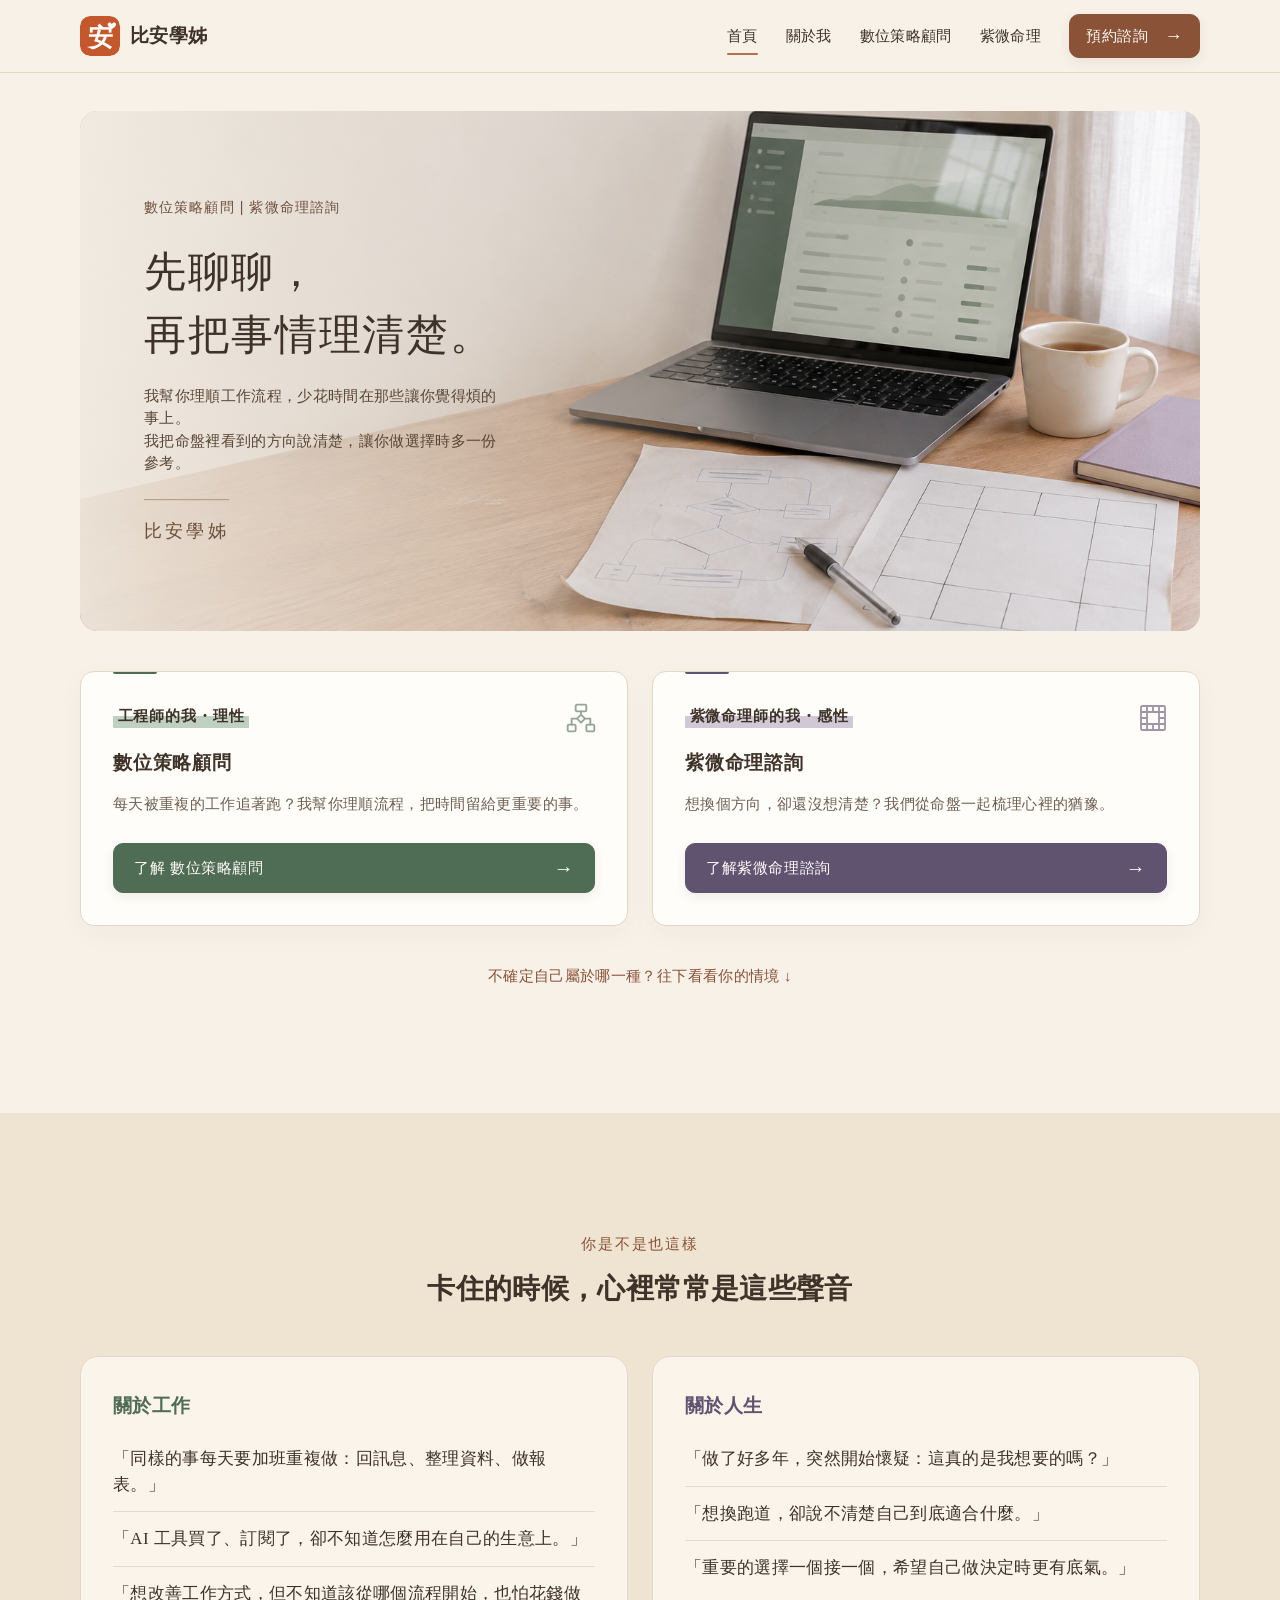
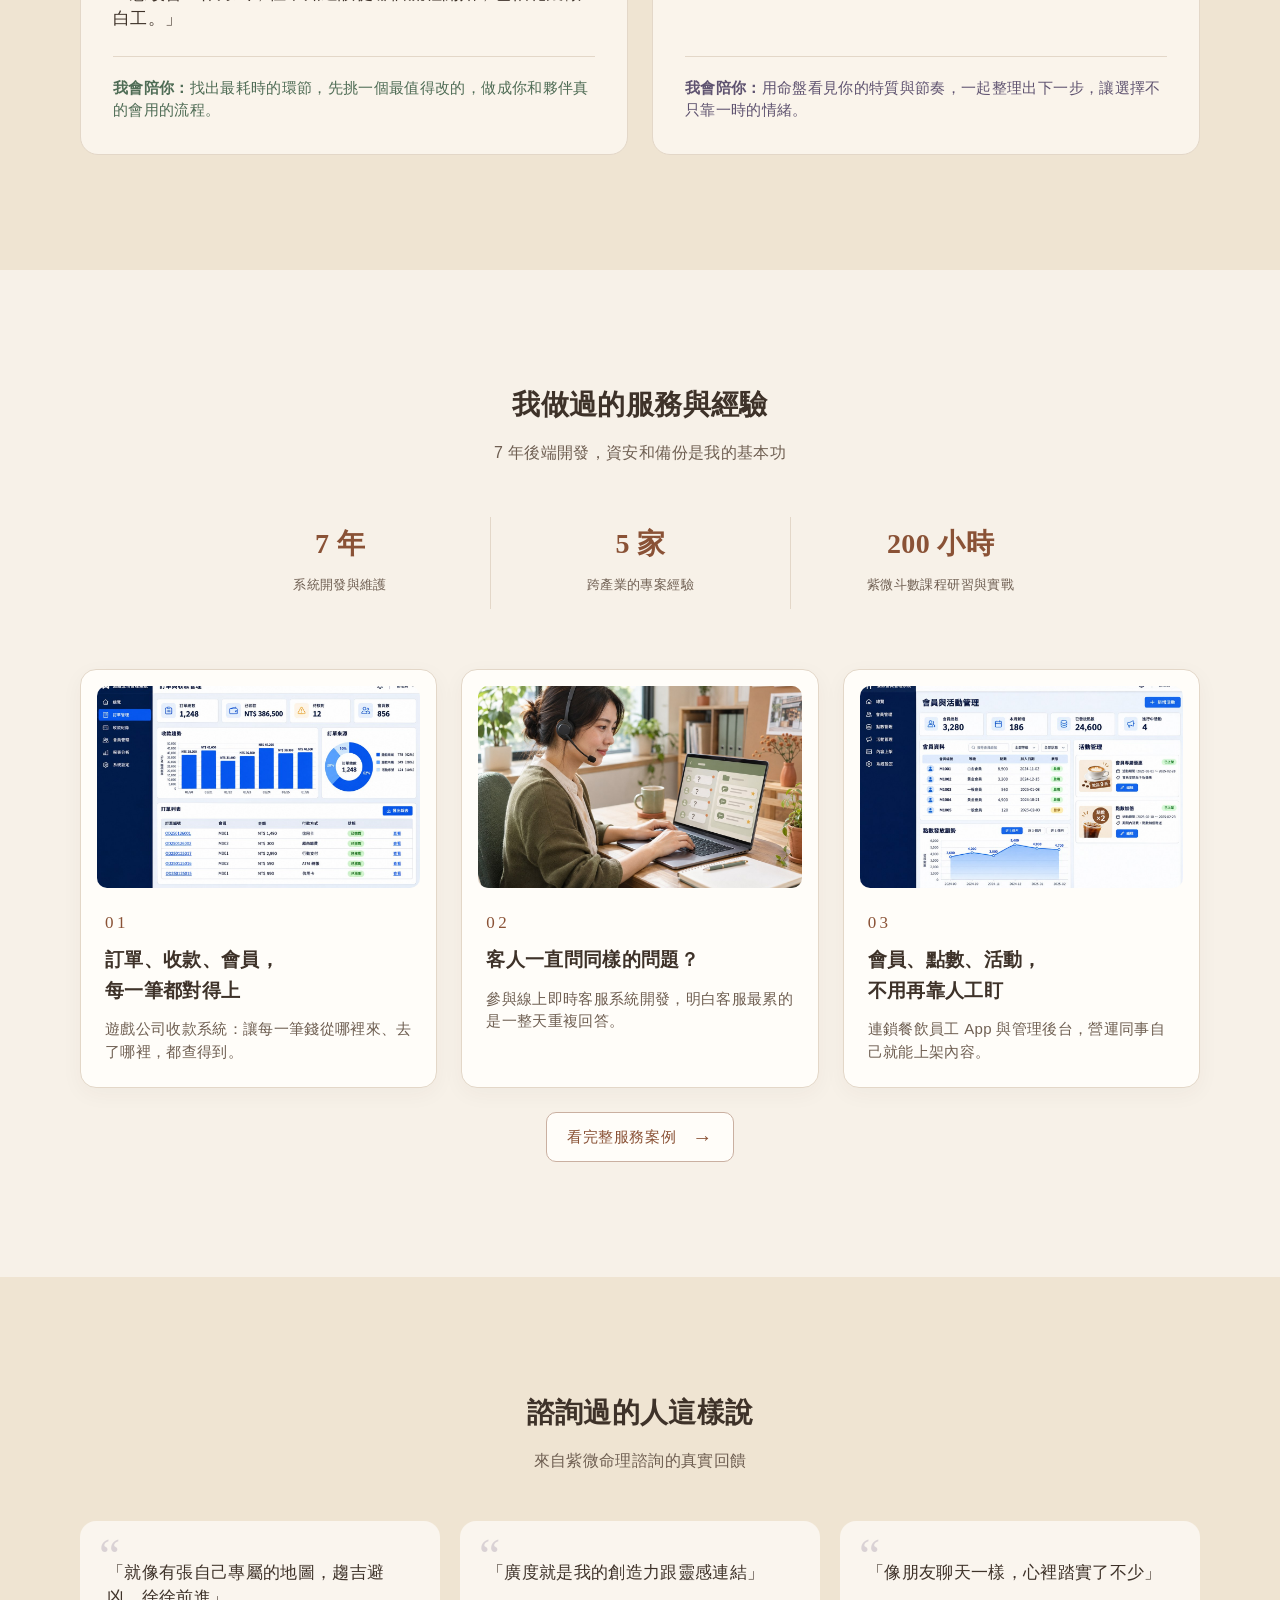
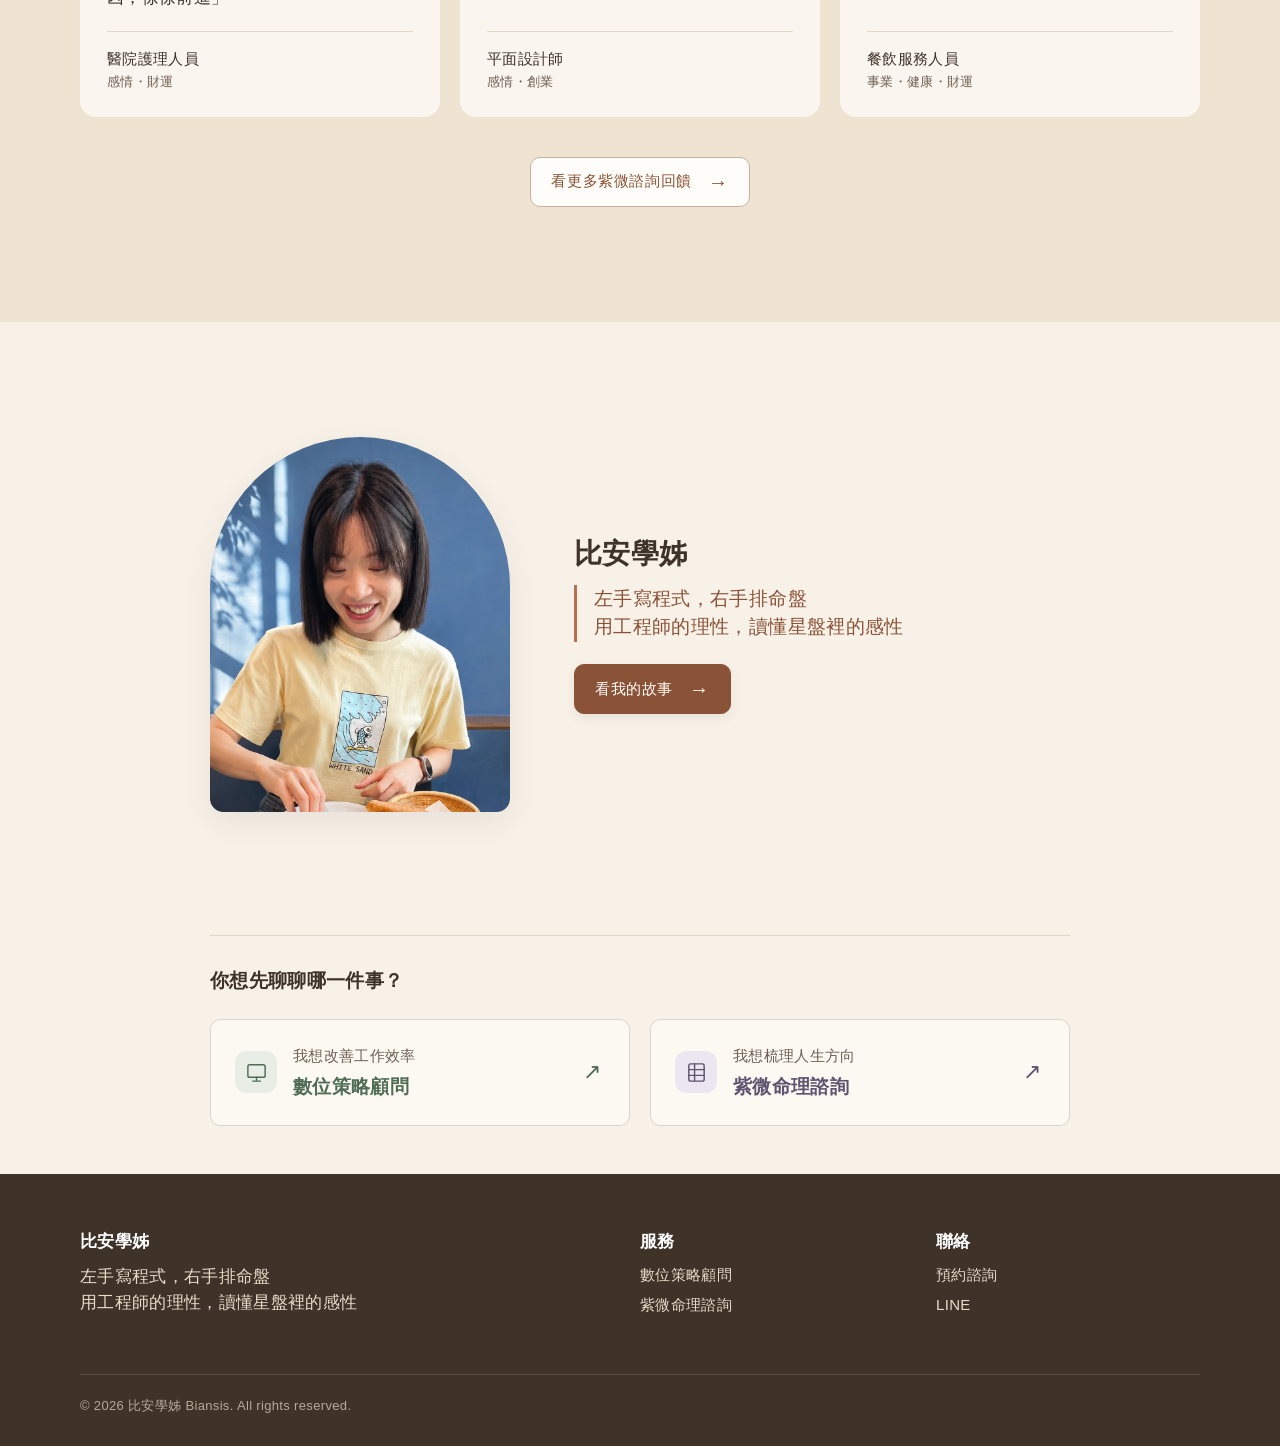
<file: index.html>
<!doctype html>
<html lang="zh-Hant">
  <head>
    <meta charset="utf-8" />
    <meta
      http-equiv="Content-Security-Policy"
      content="default-src 'self'; script-src 'self' https://cdn.jsdelivr.net; style-src 'self' 'unsafe-inline' https://fonts.googleapis.com; font-src https://fonts.gstatic.com; img-src 'self' data:; connect-src 'self'; object-src 'none'; base-uri 'self'; form-action 'self'"
    />
    <meta name="referrer" content="strict-origin-when-cross-origin" />
    <meta name="viewport" content="width=device-width, initial-scale=1" />
    <title>比安學姊|數位策略顧問|紫微命理</title>
    <meta name="description" content="比安學姊是數位策略顧問，也是紫微命理師。幫小公司與個人工作者把重複流程自動化、導入 AI；也提供一對一紫微斗數諮詢，陪你看清工作與人生的方向。" />
    <meta property="og:type" content="website" />
    <meta property="og:site_name" content="比安學姊" />
    <meta property="og:locale" content="zh_TW" />
    <meta property="og:title" content="比安學姊|數位策略顧問|紫微命理" />
    <meta property="og:description" content="比安學姊是數位策略顧問，也是紫微命理師。幫小公司與個人工作者把重複流程自動化、導入 AI；也提供一對一紫微斗數諮詢，陪你看清工作與人生的方向。" />
    <link rel="icon" type="image/svg+xml" href="favicon.svg" />
    <meta
      name="description"
      content="比安學姊：用 AI 解決工作的複雜，用紫微看懂人生的卡關。把複雜的事情拆清楚，找到適合你的下一步。"
    />
    <link rel="preconnect" href="https://fonts.googleapis.com" />
    <link rel="preconnect" href="https://fonts.gstatic.com" crossorigin />
    <link
      href="https://fonts.googleapis.com/css2?family=Noto+Sans+TC:wght@400;500;700&family=Noto+Serif+TC:wght@500;700&display=swap"
      rel="stylesheet"
    />
    <link rel="stylesheet" href="assets/css/style.css?v=170" />
    <script type="application/ld+json">
    {
      "@context": "https://schema.org",
      "@type": "Person",
      "name": "比安學姊",
      "alternateName": "Biansis",
      "jobTitle": [
        "數位策略顧問",
        "AI 應用工程師",
        "紫微命理師"
      ],
      "description": "7 年系統開發經驗的數位策略顧問，協助小公司導入 AI 與流程自動化；也提供一對一紫微斗數諮詢。",
      "knowsAbout": [
        "AI 導入",
        "流程自動化",
        "系統開發",
        "紫微斗數"
      ]
    }
    </script>
  </head>
  <body class="theme-earth page-home card-refresh">
    <header class="site-header"></header>

    <main>
      <!-- 首屏 -->
      <section class="section home-opening">
        <div class="container">
          <div class="home-photo-intro reveal">
            <div class="home-photo-scene">
              <img
                class="home-photo-image"
                src="assets/img/home-workspace-stilllife.png"
                alt="自然光下的木質工作桌，擺著筆電、流程筆記與命盤紙頁"
                width="1536"
                height="1024"
                fetchpriority="high"
              />
              <div class="home-photo-copy">
                <span class="eyebrow">數位策略顧問 | 紫微命理諮詢</span>
                <h1>先聊聊，<br />再把事情理清楚。</h1>
                <p class="home-photo-description">
                  <span class="nb">我幫你理順工作流程，</span
                  ><span class="nb">少花時間在那些讓你覺得煩的事上。</span><br />
                  <span class="nb">我把命盤裡看到的方向說清楚，</span
                  ><span class="nb">讓你做選擇時多一份參考。</span>
                </p>
                <span class="home-photo-signature">比安學姊</span>
              </div>
            </div>
          </div>
          <div class="grid-2 home-service-grid">
            <article class="card service-card ai reveal">
              <div class="body">
                <span class="service-symbol" aria-hidden="true"
                  ><svg
                    viewBox="0 0 24 24"
                    fill="none"
                    stroke="currentColor"
                    stroke-width="1.4"
                    stroke-linecap="round"
                    stroke-linejoin="round"
                  >
                    <rect x="8" y="2" width="8" height="5" rx="1" />
                    <path
                      d="M12 7v2.5M12 9.5l3 3-3 3-3-3z M9 12.5H5V17M15 12.5h4V17"
                    />
                    <rect x="2" y="17" width="6" height="5" rx="1" />
                    <rect x="16" y="17" width="6" height="5" rx="1" /></svg
                ></span>
                <span class="tag">工程師的我・理性</span>
                <h2>數位策略顧問</h2>
                <p>
                  每天被重複的工作追著跑？我幫你理順流程，把時間留給更重要的事。
                </p>
                <a class="btn" href="digitalconsultant">了解 數位策略顧問</a>
              </div>
            </article>
            <article class="card service-card ziwei reveal">
              <div class="body">
                <span class="service-symbol" aria-hidden="true"
                  ><svg
                    viewBox="0 0 24 24"
                    fill="none"
                    stroke="currentColor"
                    stroke-width="1.4"
                    stroke-linecap="round"
                    stroke-linejoin="round"
                  >
                    <rect x="3" y="3" width="18" height="18" rx="1" />
                    <path
                      d="M7.5 3v18M16.5 3v18M3 7.5h18M3 16.5h18M12 3v4.5M12 16.5V21M3 12h4.5M16.5 12H21"
                    /></svg
                ></span>
                <span class="tag">紫微命理師的我・感性</span>
                <h2>紫微命理諮詢</h2>
                <p>想換個方向，卻還沒想清楚？我們從命盤一起梳理心裡的猶豫。</p>
                <a class="btn" href="lifemap">了解紫微命理諮詢</a>
              </div>
            </article>
          </div>
          <div class="center reveal" style="margin-top: 28px">
            <a class="hero-down" href="#situations"
              >不確定自己屬於哪一種？往下看看你的情境 ↓</a
            >
          </div>
        </div>
      </section>

      <!-- 心裡常常是這些聲音 -->
      <section class="section section--alt" id="situations">
        <div class="container">
          <div class="center reveal">
            <span class="eyebrow">你是不是也這樣</span>
            <h2>
              <span class="nb">卡住的時候，</span
              ><span class="nb">心裡常常是這些聲音</span>
            </h2>
          </div>
          <div class="grid-2 voices" style="margin-top: 48px">
            <div class="voice voice--ai reveal">
              <div class="voice-label">關於工作</div>
              <ul>
                <li>
                  「同樣的事每天要加班重複做：回訊息、整理資料、做報表。」
                </li>
                <li>「AI 工具買了、訂閱了，卻不知道怎麼用在自己的生意上。」</li>
                <li>
                  「想改善工作方式，但不知道該從哪個流程開始，也怕花錢做白工。」
                </li>
              </ul>
              <div class="voice-help">
                <strong>我會陪你：</strong
                >找出最耗時的環節，先挑一個最值得改的，做成你和夥伴真的會用的流程。
              </div>
            </div>
            <div class="voice voice--ziwei reveal">
              <div class="voice-label">關於人生</div>
              <ul>
                <li>「做了好多年，突然開始懷疑：這真的是我想要的嗎？」</li>
                <li>「想換跑道，卻說不清楚自己到底適合什麼。」</li>
                <li>「重要的選擇一個接一個，希望自己做決定時更有底氣。」</li>
              </ul>
              <div class="voice-help">
                <strong>我會陪你：</strong
                >用命盤看見你的特質與節奏，一起整理出下一步，讓選擇不只靠一時的情緒。
              </div>
            </div>
          </div>
        </div>
      </section>

      <!-- 經驗 -->
      <section class="section" id="experience">
        <div class="container">
          <div class="center reveal">
            <h2>我做過的服務與經驗</h2>
            <p class="lead">
              <span class="nb">7 年後端開發，</span
              ><span class="nb">資安和備份是我的基本功</span>
            </p>
          </div>
          <div class="stats stats--compact" style="margin-top: 40px">
            <div class="stat reveal">
              <strong>7 年</strong><span>系統開發與維護</span>
            </div>
            <div class="stat reveal">
              <strong>5 家</strong><span>跨產業的專案經驗</span>
            </div>
            <div class="stat reveal">
              <strong>200 小時</strong><span>紫微斗數課程研習與實戰</span>
            </div>
          </div>
          <div class="grid-3" style="margin-top: 48px">
            <article class="card reveal">
              <img
                class="plan-img"
                src="assets/img/exp/orders-admin-blue.jpg"
                alt="藍色訂單與收款管理後台，呈現收款趨勢、訂單來源及核對狀態示意"
                loading="lazy"
              />
              <span class="case-num">01</span>
              <h3>訂單、收款、會員，每一筆都對得上</h3>
              <p>遊戲公司收款系統：讓每一筆錢從哪裡來、去了哪裡，都查得到。</p>
            </article>
            <article class="card reveal">
              <img
                class="plan-img"
                src="assets/img/exp/customer-support-asian.jpg"
                alt="亞洲女性客服戴著耳機，透過筆電整理重複提問與常用回覆的情境示意"
                loading="lazy"
              />
              <span class="case-num">02</span>
              <h3>客人一直問同樣的問題？</h3>
              <p>參與線上即時客服系統開發，明白客服最累的是一整天重複回答。</p>
            </article>
            <article class="card reveal">
              <img
                class="plan-img"
                src="assets/img/exp/membership-admin-blue.jpg"
                alt="藍色會員與活動管理後台，呈現會員資料、點數與優惠上架狀態示意"
                loading="lazy"
              />
              <span class="case-num">03</span>
              <h3>會員、點數、活動，不用再靠人工盯</h3>
              <p>連鎖餐飲員工 App 與管理後台，營運同事自己就能上架內容。</p>
            </article>
          </div>
          <div class="center reveal" style="margin-top: 24px">
            <a class="btn btn--ghost" href="digitalconsultant#experience"
              >看完整服務案例</a
            >
          </div>
        </div>
      </section>

      <!-- 客戶回饋 -->
      <section class="section section--alt">
        <div class="container">
          <div class="center reveal" style="margin-bottom: 48px">
            <h2>諮詢過的人這樣說</h2>
            <p class="lead">來自紫微命理諮詢的真實回饋</p>
          </div>
          <div class="reviews reviews--short">
            <figure class="review reveal">
              <blockquote>
                「就像有張自己專屬的地圖，趨吉避凶，徐徐前進」
              </blockquote>
              <figcaption>醫院護理人員<span>感情・財運</span></figcaption>
            </figure>
            <figure class="review reveal">
              <blockquote>「廣度就是我的創造力跟靈感連結」</blockquote>
              <figcaption>平面設計師<span>感情・創業</span></figcaption>
            </figure>
            <figure class="review reveal">
              <blockquote>「像朋友聊天一樣，心裡踏實了不少」</blockquote>
              <figcaption>餐飲服務人員<span>事業・健康・財運</span></figcaption>
            </figure>
          </div>
          <div class="center reveal" style="margin-top: 40px">
            <a class="btn btn--ghost" href="lifemap#reviews"
              >看更多紫微諮詢回饋</a
            >
          </div>
        </div>
      </section>

      <!-- 關於比安學姊 -->
      <section class="section">
        <div class="container">
          <div class="home-about">
            <div class="hero-img reveal">
              <img
                src="assets/img/bian-selfi-4.jpg"
                alt="比安學姊穿著淡黃色 T 恤坐在餐桌前，笑著撕麵包"
                loading="lazy"
              />
            </div>
            <div class="reveal">
              <h2>比安學姊</h2>
              <p class="slogan">
                <span>左手寫程式，</span><span>右手排命盤</span><br /><span
                  >用工程師的理性，</span
                ><span>讀懂星盤裡的感性</span>
              </p>
              <a class="btn home-story-link" href="about"
                >看我的故事<span aria-hidden="true">↗</span></a
              >
            </div>
          </div>
        </div>
      </section>

      <!-- 你想先聊聊哪一件事 -->
      <section class="section section--slim">
        <div class="container">
          <div class="stuck stuck--bottom reveal">
            <h3>你想先聊聊哪一件事？</h3>
            <div class="stuck-choices">
              <a class="stuck-choice stuck-choice--ai" href="digitalconsultant">
                <span class="stuck-choice-icon" aria-hidden="true"
                  ><svg
                    viewBox="0 0 24 24"
                    fill="none"
                    stroke="currentColor"
                    stroke-width="1.5"
                    stroke-linecap="round"
                    stroke-linejoin="round"
                  >
                    <rect x="3" y="4" width="18" height="13" rx="2" />
                    <path d="M8 21h8M12 17v4" /></svg
                ></span>
                <span class="stuck-choice-copy"
                  ><span class="stuck-choice-prompt">我想改善工作效率</span
                  ><strong>數位策略顧問</strong></span
                >
                <span class="stuck-choice-arrow" aria-hidden="true">↗</span>
              </a>
              <a class="stuck-choice stuck-choice--ziwei" href="lifemap">
                <span class="stuck-choice-icon" aria-hidden="true"
                  ><svg
                    viewBox="0 0 24 24"
                    fill="none"
                    stroke="currentColor"
                    stroke-width="1.5"
                    stroke-linecap="round"
                    stroke-linejoin="round"
                  >
                    <rect x="4" y="3" width="16" height="18" rx="2" />
                    <path d="M4 9h16M4 15h16M10 3v18" /></svg
                ></span>
                <span class="stuck-choice-copy"
                  ><span class="stuck-choice-prompt">我想梳理人生方向</span
                  ><strong>紫微命理諮詢</strong></span
                >
                <span class="stuck-choice-arrow" aria-hidden="true">↗</span>
              </a>
            </div>
          </div>
        </div>
      </section>
    </main>

    <footer class="site-footer"></footer>
    <script src="assets/js/main.js?v=25"></script>
  </body>
</html>
</file>
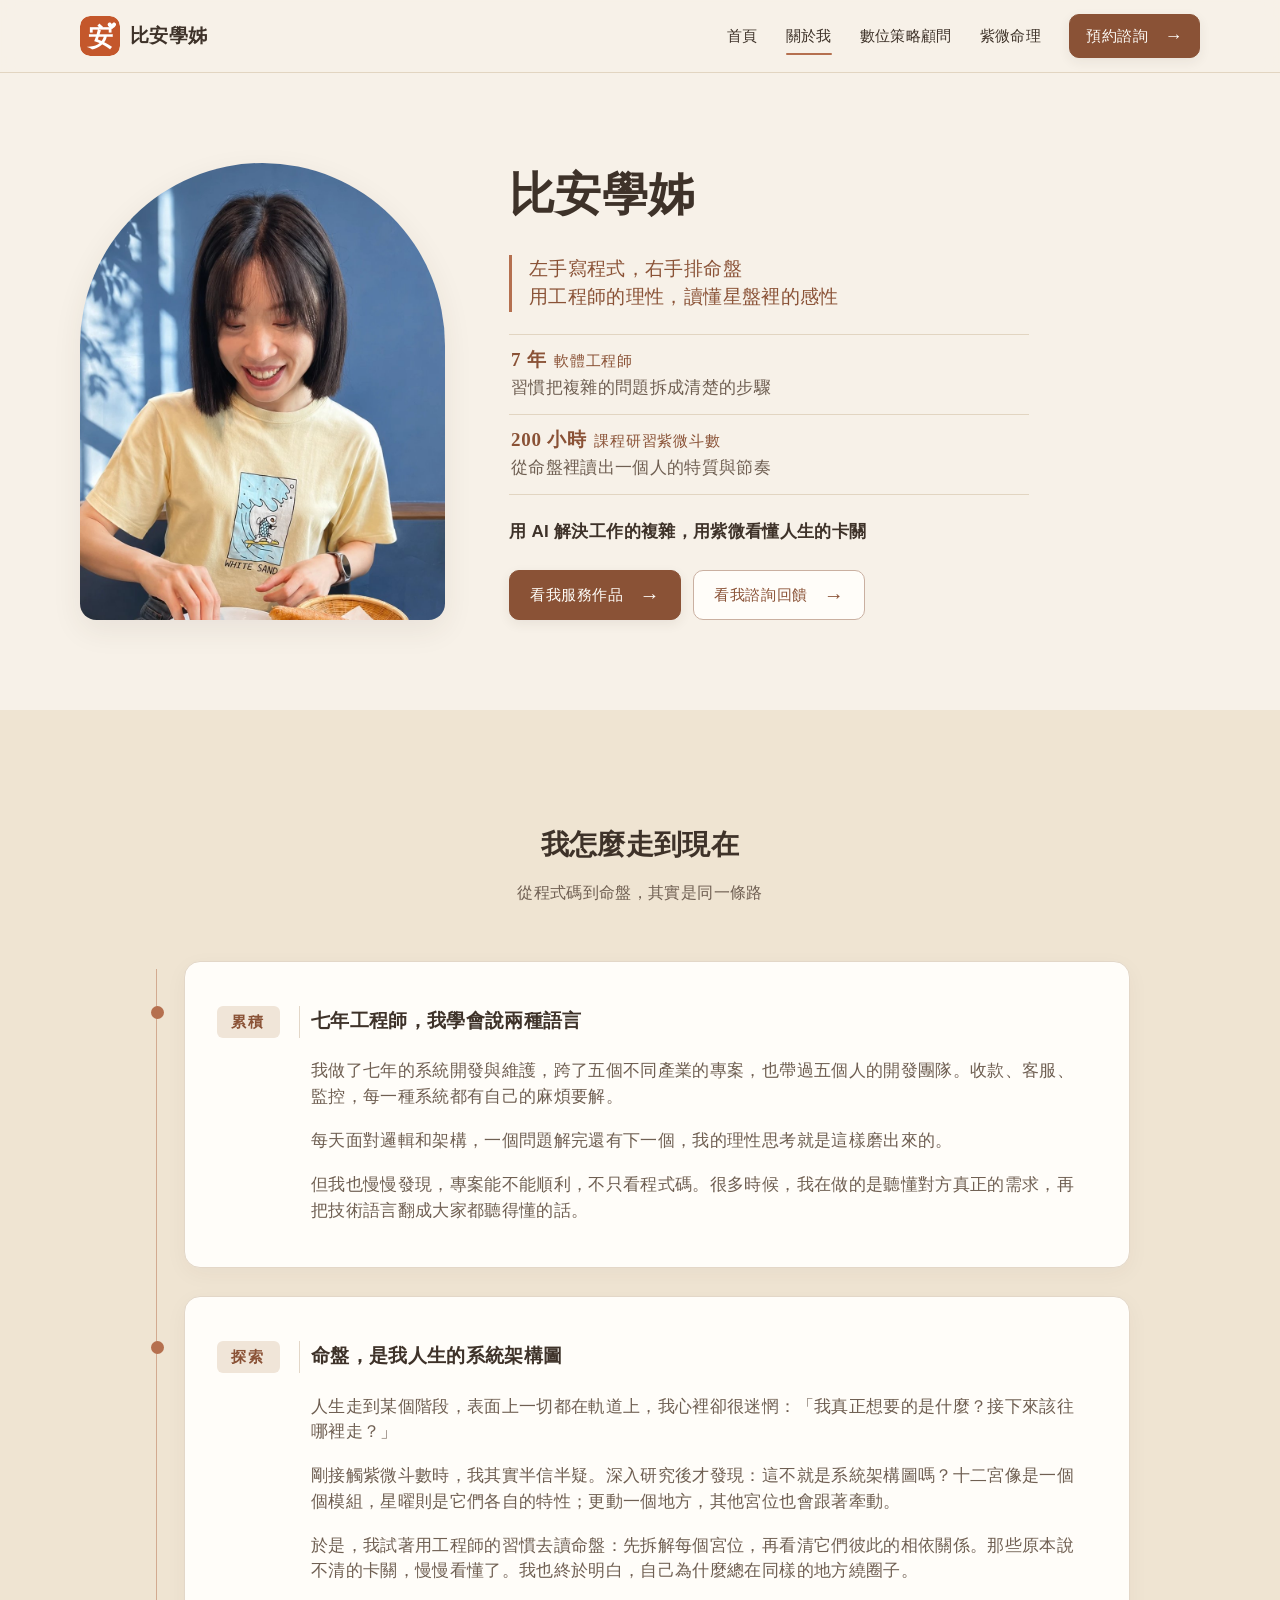
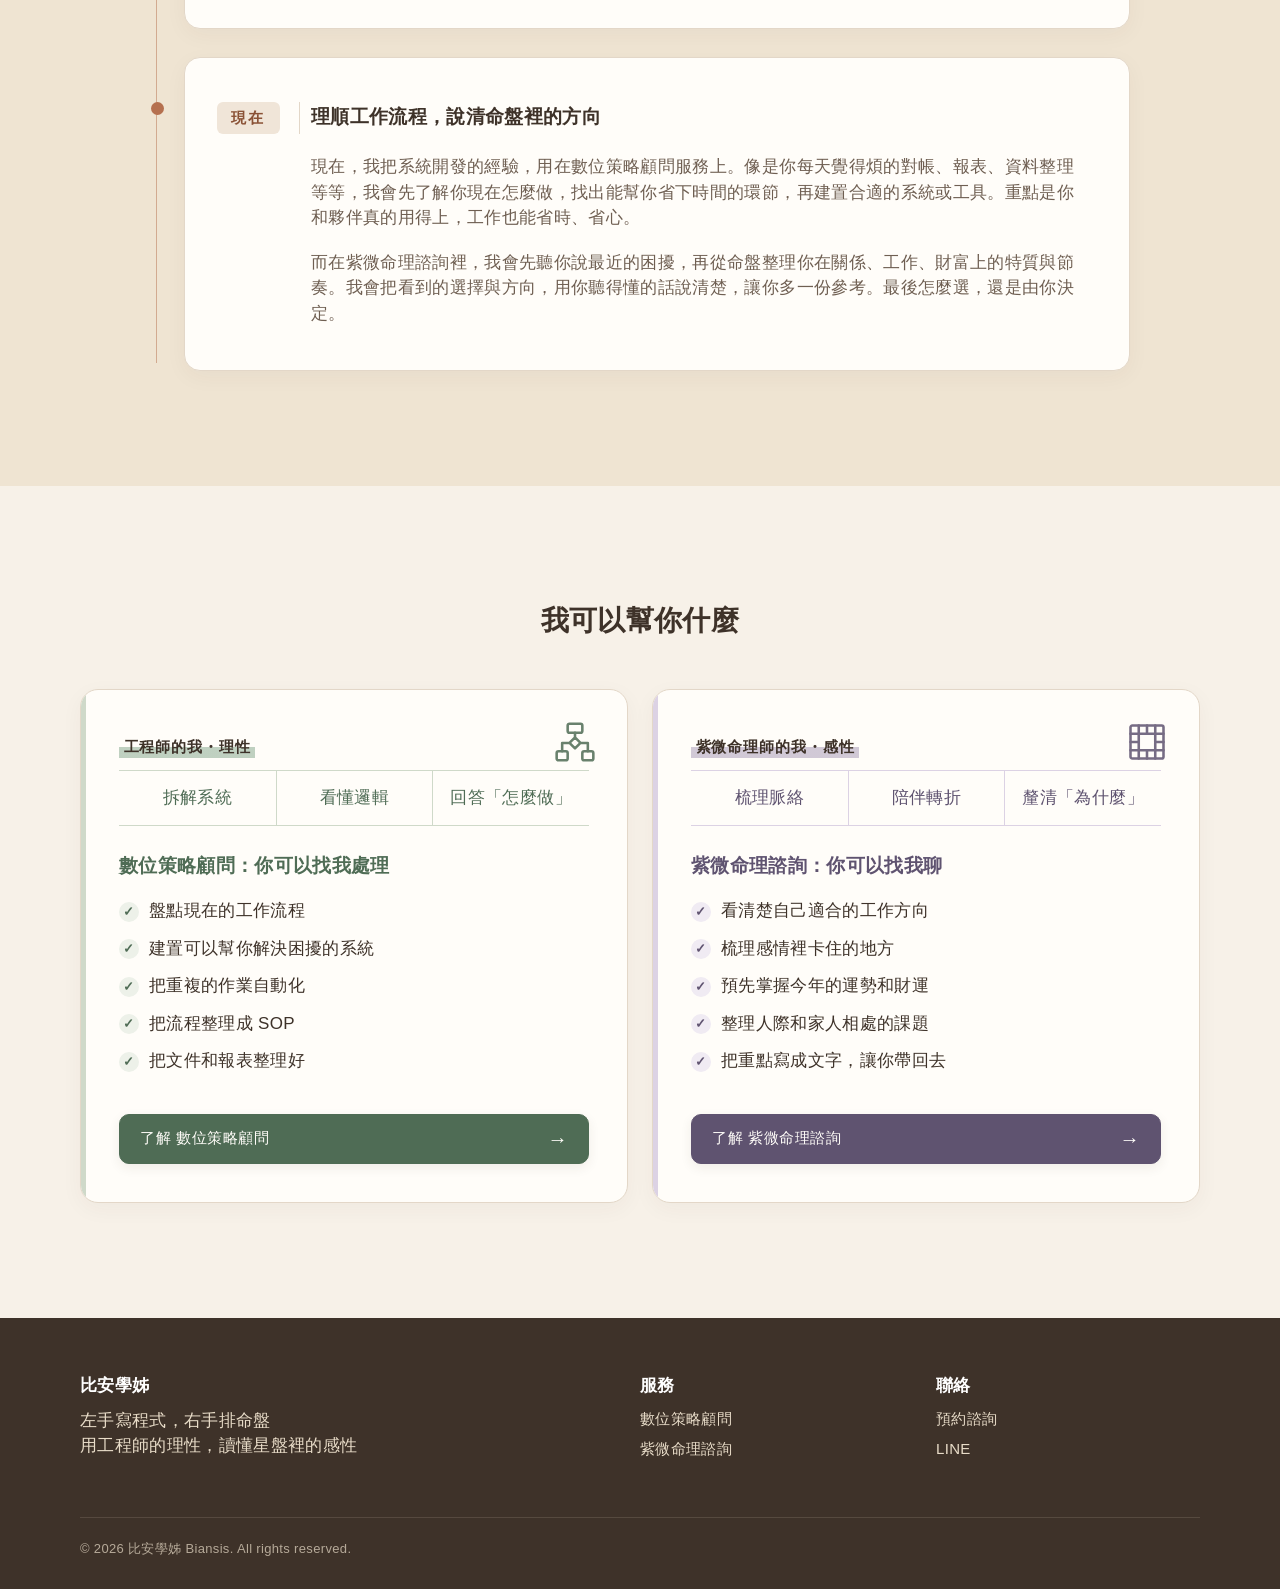
<file: about.html>
<!doctype html>
<html lang="zh-Hant">
  <head>
    <meta charset="utf-8" />
    <meta
      http-equiv="Content-Security-Policy"
      content="default-src 'self'; script-src 'self' https://cdn.jsdelivr.net; style-src 'self' 'unsafe-inline' https://fonts.googleapis.com; font-src https://fonts.gstatic.com; img-src 'self' data:; connect-src 'self'; object-src 'none'; base-uri 'self'; form-action 'self'"
    />
    <meta name="referrer" content="strict-origin-when-cross-origin" />
    <meta name="viewport" content="width=device-width, initial-scale=1" />
    <title>比安學姊|關於我</title>
    <meta name="description" content="從 7 年系統開發走到紫微斗數，比安學姊習慣把複雜的事拆清楚、說到你聽得懂。認識她的經歷，以及數位策略顧問與紫微命理諮詢兩項服務。" />
    <meta property="og:type" content="website" />
    <meta property="og:site_name" content="比安學姊" />
    <meta property="og:locale" content="zh_TW" />
    <meta property="og:title" content="比安學姊|關於我" />
    <meta property="og:description" content="從 7 年系統開發走到紫微斗數，比安學姊習慣把複雜的事拆清楚、說到你聽得懂。認識她的經歷，以及數位策略顧問與紫微命理諮詢兩項服務。" />
    <link rel="icon" type="image/svg+xml" href="favicon.svg" />
    <link rel="preconnect" href="https://fonts.googleapis.com" />
    <link rel="preconnect" href="https://fonts.gstatic.com" crossorigin />
    <link
      href="https://fonts.googleapis.com/css2?family=Noto+Sans+TC:wght@400;500;700&family=Noto+Serif+TC:wght@500;700&display=swap"
      rel="stylesheet"
    />
    <link rel="stylesheet" href="assets/css/style.css?v=170" />
  </head>
  <body class="theme-earth page-about card-refresh">
    <header class="site-header"></header>

    <main>
      <!-- 區塊 1：自我介紹 -->
      <section class="hero">
        <div class="container">
          <div class="reveal">
            <h1>比安學姊</h1>
            <p class="slogan">
              <span>左手寫程式，</span><span>右手排命盤</span><br /><span
                >用工程師的理性，</span
              ><span>讀懂星盤裡的感性</span>
            </p>
            <ul class="bio-facts">
              <li>
                <span class="bio-badge"><b>7 年</b>軟體工程師</span>
                <p>習慣把複雜的問題拆成清楚的步驟</p>
              </li>
              <li>
                <span class="bio-badge"><b>200 小時</b>課程研習紫微斗數</span>
                <p>從命盤裡讀出一個人的特質與節奏</p>
              </li>
            </ul>
            <p>
              <strong>用 AI 解決工作的複雜，用紫微看懂人生的卡關</strong>
            </p>
            <div class="btn-row">
              <a class="btn" href="digitalconsultant#experience">看我服務作品</a>
              <a class="btn btn--ghost" href="lifemap#reviews">看我諮詢回饋</a>
            </div>
          </div>
          <div class="hero-img reveal">
            <img src="assets/img/bian-selfi-4.jpg" alt="比安學姊穿著淡黃色 T 恤坐在餐桌前，笑著撕麵包" />
          </div>
        </div>
      </section>

      <!-- 故事區塊 -->
      <section class="section section--alt">
        <div class="container">
          <div class="center reveal" style="margin-bottom: 56px">
            <h2>我怎麼走到現在</h2>
            <p class="lead">從程式碼到命盤，其實是同一條路</p>
          </div>

          <div class="story-timeline">
            <article class="story reveal">
              <div class="story-body">
                <span class="story-tag">累積</span>
                <h3>七年工程師，我學會說兩種語言</h3>
                <p>
                  我做了七年的系統開發與維護，跨了五個不同產業的專案，也帶過五個人的開發團隊。收款、客服、監控，每一種系統都有自己的麻煩要解。
                </p>
                <p>
                  每天面對邏輯和架構，一個問題解完還有下一個，我的理性思考就是這樣磨出來的。
                </p>
                <p>
                  但我也慢慢發現，專案能不能順利，不只看程式碼。很多時候，我在做的是聽懂對方真正的需求，再把技術語言翻成大家都聽得懂的話。
                </p>
              </div>
            </article>
            <article class="story reveal">
              <div class="story-body">
                <span class="story-tag">探索</span>
                <h3>命盤，是我人生的系統架構圖</h3>
                <p>
                  人生走到某個階段，表面上一切都在軌道上，我心裡卻很迷惘：「我真正想要的是什麼？接下來該往哪裡走？」
                </p>
                <p>
                  剛接觸紫微斗數時，我其實半信半疑。深入研究後才發現：這不就是系統架構圖嗎？十二宮像是一個個模組，星曜則是它們各自的特性；更動一個地方，其他宮位也會跟著牽動。
                </p>
                <p>
                  於是，我試著用工程師的習慣去讀命盤：先拆解每個宮位，再看清它們彼此的相依關係。那些原本說不清的卡關，慢慢看懂了。我也終於明白，自己為什麼總在同樣的地方繞圈子。
                </p>
              </div>
            </article>
            <article class="story reveal">
              <div class="story-body">
                <span class="story-tag">現在</span>
                <h3>理順工作流程，說清命盤裡的方向</h3>
                <p>
                  現在，我把系統開發的經驗，用在數位策略顧問服務上。像是你每天覺得煩的對帳、報表、資料整理等等，我會先了解你現在怎麼做，找出能幫你省下時間的環節，再建置合適的系統或工具。重點是你和夥伴真的用得上，工作也能省時、省心。
                </p>
                <p>
                  而在紫微命理諮詢裡，我會先聽你說最近的困擾，再從命盤整理你在關係、工作、財富上的特質與節奏。我會把看到的選擇與方向，用你聽得懂的話說清楚，讓你多一份參考。最後怎麼選，還是由你決定。
                </p>
              </div>
            </article>
          </div>
        </div>
      </section>

      <!-- 區塊 2：我可以幫你什麼 -->
      <section class="section">
        <div class="container">
          <div class="center reveal">
            <h2>我可以幫你什麼</h2>
          </div>
          <div class="grid-2" style="margin-top: 48px">
            <article class="card service-card ai reveal">
              <div class="body">
                <span class="service-symbol" aria-hidden="true"><svg viewBox="0 0 24 24" fill="none" stroke="currentColor" stroke-width="1.4" stroke-linecap="round" stroke-linejoin="round"><rect x="8" y="2" width="8" height="5" rx="1"/><path d="M12 7v2.5M12 9.5l3 3-3 3-3-3z M9 12.5H5V17M15 12.5h4V17"/><rect x="2" y="17" width="6" height="5" rx="1"/><rect x="16" y="17" width="6" height="5" rx="1"/></svg></span>
                <div class="service-traits">
                  <p class="service-traits-label">工程師的我・理性</p>
                  <ul class="service-traits-grid">
                    <li>拆解系統</li>
                    <li>看懂邏輯</li>
                    <li><span class="nb">回答</span><span class="nb">「怎麼做」</span></li>
                  </ul>
                </div>
                <h3>數位策略顧問：你可以找我處理</h3>
                <ul class="checklist">
                  <li>盤點現在的工作流程</li>
                  <li>建置可以幫你解決困擾的系統</li>
                  <li>把重複的作業自動化</li>
                  <li>把流程整理成 SOP</li>
                  <li>把文件和報表整理好</li>
                </ul>
                <a class="btn" href="digitalconsultant">了解 數位策略顧問</a>
              </div>
            </article>
            <article class="card service-card ziwei reveal">
              <div class="body">
                <span class="service-symbol" aria-hidden="true"><svg viewBox="0 0 24 24" fill="none" stroke="currentColor" stroke-width="1.4" stroke-linecap="round" stroke-linejoin="round"><rect x="3" y="3" width="18" height="18" rx="1"/><path d="M7.5 3v18M16.5 3v18M3 7.5h18M3 16.5h18M12 3v4.5M12 16.5V21M3 12h4.5M16.5 12H21"/></svg></span>
                <div class="service-traits">
                  <p class="service-traits-label">紫微命理師的我・感性</p>
                  <ul class="service-traits-grid">
                    <li>梳理脈絡</li>
                    <li>陪伴轉折</li>
                    <li><span class="nb">釐清</span><span class="nb">「為什麼」</span></li>
                  </ul>
                </div>
                <h3>紫微命理諮詢：你可以找我聊</h3>
                <ul class="checklist">
                  <li>看清楚自己適合的工作方向</li>
                  <li>梳理感情裡卡住的地方</li>
                  <li>預先掌握今年的運勢和財運</li>
                  <li>整理人際和家人相處的課題</li>
                  <li><span class="nb">把重點寫成文字，</span><span class="nb">讓你帶回去</span></li>
                </ul>
                <a class="btn" href="lifemap">了解 紫微命理諮詢</a>
              </div>
            </article>
          </div>
        </div>
      </section>
    </main>

    <footer class="site-footer"></footer>
    <script src="assets/js/main.js?v=25"></script>
  </body>
</html>
</file>
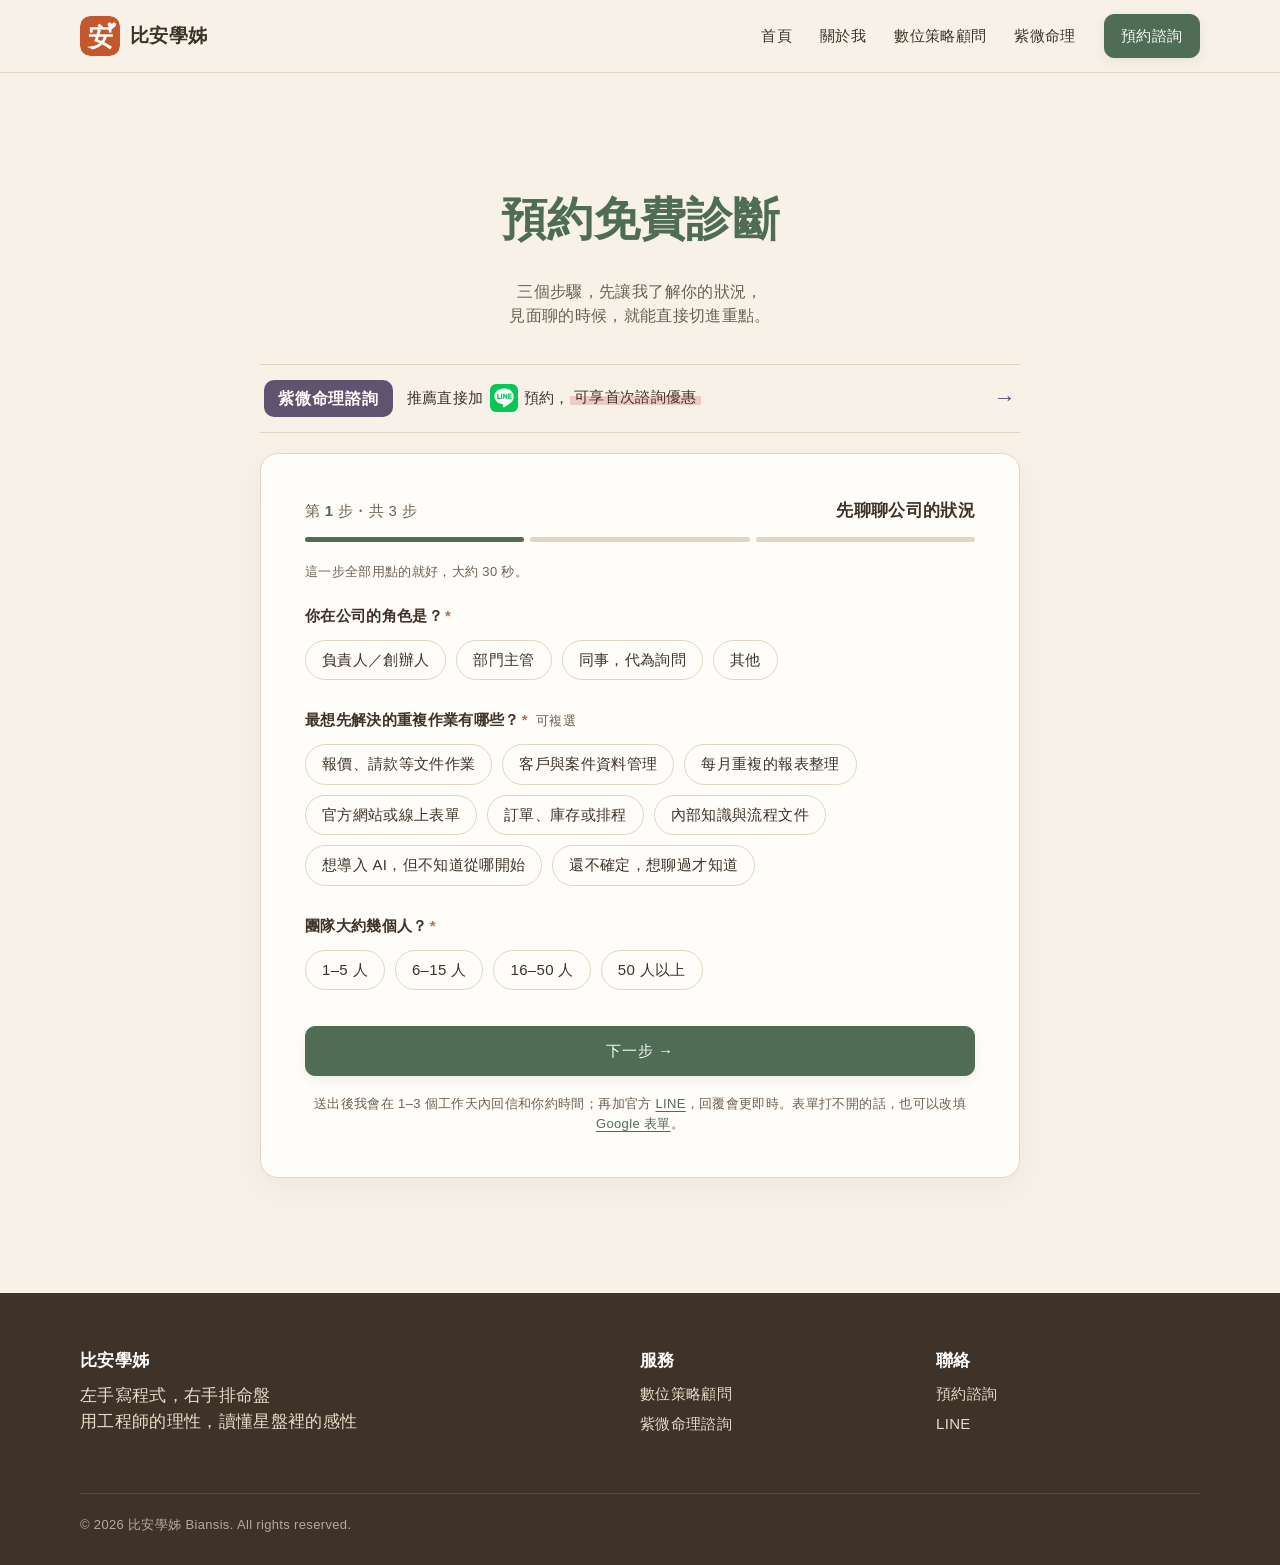
<file: contact.html>
<!doctype html>
<html lang="zh-Hant">
  <head>
    <meta charset="utf-8" />
    <meta
      http-equiv="Content-Security-Policy"
      content="default-src 'self'; script-src 'self' https://cdn.jsdelivr.net; style-src 'self' 'unsafe-inline' https://fonts.googleapis.com; font-src https://fonts.gstatic.com; img-src 'self' data:; connect-src 'self'; object-src 'none'; base-uri 'self'; form-action 'self'"
    />
    <meta name="referrer" content="strict-origin-when-cross-origin" />
    <meta name="viewport" content="width=device-width, initial-scale=1" />
    <title>比安學姊|預約免費診斷</title>
    <meta name="description" content="預約數位策略顧問 60 分鐘免費診斷：三個步驟填寫公司狀況與聯絡方式，1–3 個工作天內回信約時間。紫微命理諮詢請直接加官方 LINE。" />
    <meta property="og:type" content="website" />
    <meta property="og:site_name" content="比安學姊" />
    <meta property="og:locale" content="zh_TW" />
    <meta property="og:title" content="比安學姊|預約免費診斷" />
    <meta property="og:description" content="預約數位策略顧問 60 分鐘免費診斷：三個步驟填寫公司狀況與聯絡方式，1–3 個工作天內回信約時間。紫微命理諮詢請直接加官方 LINE。" />
    <link rel="icon" type="image/svg+xml" href="favicon.svg" />
    <meta
      name="description"
      content="預約數位策略顧問免費診斷；紫微命理諮詢請加官方 LINE"
    />
    <link rel="preconnect" href="https://fonts.googleapis.com" />
    <link rel="preconnect" href="https://fonts.gstatic.com" crossorigin />
    <link
      href="https://fonts.googleapis.com/css2?family=Noto+Sans+TC:wght@400;500;700&family=Noto+Serif+TC:wght@500;700&display=swap"
      rel="stylesheet"
    />
    <link rel="stylesheet" href="assets/css/style.css?v=170" />
  </head>
  <body class="theme-ai page-contact">
    <header class="site-header"></header>

    <main>
      <section class="section booking-section">
        <div class="container booking-wrap">
          <div class="center reveal">
            <h1>預約免費診斷</h1>
            <p class="lead">
              <span class="nb">三個步驟，</span
              ><span class="nb">先讓我了解你的狀況，</span><br /><span
                class="nb"
                >見面聊的時候，</span
              ><span class="nb">就能直接切進重點。</span>
            </p>
          </div>

          <a
            class="booking-ziwei reveal"
            href="https://lin.ee/U0YWXhv"
            target="_blank"
            rel="noopener noreferrer"
          >
            <span class="booking-ziwei-label">紫微命理諮詢</span>
            <span class="booking-ziwei-text"
              ><span class="nb booking-line-phrase">推薦直接加<img class="booking-line-icon" src="assets/img/icons/line.svg" alt="LINE" width="28" height="28" />預約，</span
              ><span class="nb"
                ><mark class="hl">可享首次諮詢優惠</mark></span
              ></span
            >
            <span class="booking-ziwei-go" aria-hidden="true">→</span>
          </a>

          <form id="booking-form" class="booking reveal" novalidate>
            <div class="booking-head">
              <p class="booking-count">第 <b data-step-num>1</b> 步・共 3 步</p>
              <p class="booking-title" data-step-title>先聊聊公司的狀況</p>
            </div>
            <div class="booking-progress" aria-hidden="true">
              <i></i><i></i><i></i>
            </div>

            <!-- 第 1 步 -->
            <fieldset
              class="booking-step"
              data-step="1"
              data-title="先聊聊公司的狀況"
            >
              <legend class="sr-only">第 1 步：先聊聊公司的狀況</legend>
              <p class="booking-hint">這一步全部用點的就好，大約 30 秒。</p>

              <fieldset
                class="booking-q"
                data-required
                data-label="你在公司的角色"
              >
                <legend>你在公司的角色是？<span class="req">*</span></legend>
                <div class="chips">
                  <label class="chip"
                    ><input
                      type="radio"
                      name="角色"
                      value="負責人／創辦人"
                    /><span>負責人／創辦人</span></label
                  >
                  <label class="chip"
                    ><input type="radio" name="角色" value="部門主管" /><span
                      >部門主管</span
                    ></label
                  >
                  <label class="chip"
                    ><input
                      type="radio"
                      name="角色"
                      value="同事，代為詢問"
                    /><span>同事，代為詢問</span></label
                  >
                  <label class="chip"
                    ><input type="radio" name="角色" value="其他" /><span
                      >其他</span
                    ></label
                  >
                </div>
              </fieldset>

              <fieldset
                class="booking-q"
                data-required
                data-label="最想先解決的重複作業"
              >
                <legend>
                  最想先解決的重複作業有哪些？<span class="req">*</span
                  ><small>可複選</small>
                </legend>
                <div class="chips">
                  <label class="chip"
                    ><input
                      type="checkbox"
                      name="想解決的作業"
                      value="報價、請款等文件作業"
                    /><span>報價、請款等文件作業</span></label
                  >
                  <label class="chip"
                    ><input
                      type="checkbox"
                      name="想解決的作業"
                      value="客戶與案件資料管理"
                    /><span>客戶與案件資料管理</span></label
                  >
                  <label class="chip"
                    ><input
                      type="checkbox"
                      name="想解決的作業"
                      value="每月重複的報表整理"
                    /><span>每月重複的報表整理</span></label
                  >
                  <label class="chip"
                    ><input
                      type="checkbox"
                      name="想解決的作業"
                      value="官方網站或線上表單"
                    /><span>官方網站或線上表單</span></label
                  >
                  <label class="chip"
                    ><input
                      type="checkbox"
                      name="想解決的作業"
                      value="訂單、庫存或排程"
                    /><span>訂單、庫存或排程</span></label
                  >
                  <label class="chip"
                    ><input
                      type="checkbox"
                      name="想解決的作業"
                      value="內部知識與流程文件"
                    /><span>內部知識與流程文件</span></label
                  >
                  <label class="chip"
                    ><input
                      type="checkbox"
                      name="想解決的作業"
                      value="想導入 AI，但不知道從哪開始"
                    /><span>想導入 AI，但不知道從哪開始</span></label
                  >
                  <label class="chip"
                    ><input
                      type="checkbox"
                      name="想解決的作業"
                      value="還不確定，想聊過才知道"
                    /><span>還不確定，想聊過才知道</span></label
                  >
                </div>
              </fieldset>

              <fieldset
                class="booking-q"
                data-required
                data-label="團隊大約幾個人"
              >
                <legend>團隊大約幾個人？<span class="req">*</span></legend>
                <div class="chips">
                  <label class="chip"
                    ><input type="radio" name="團隊人數" value="1–5 人" /><span
                      >1–5 人</span
                    ></label
                  >
                  <label class="chip"
                    ><input type="radio" name="團隊人數" value="6–15 人" /><span
                      >6–15 人</span
                    ></label
                  >
                  <label class="chip"
                    ><input
                      type="radio"
                      name="團隊人數"
                      value="16–50 人"
                    /><span>16–50 人</span></label
                  >
                  <label class="chip"
                    ><input
                      type="radio"
                      name="團隊人數"
                      value="50 人以上"
                    /><span>50 人以上</span></label
                  >
                </div>
              </fieldset>
            </fieldset>

            <!-- 第 2 步 -->
            <fieldset
              class="booking-step"
              data-step="2"
              data-title="多告訴我一點"
              hidden
            >
              <legend class="sr-only">第 2 步：多告訴我一點</legend>
              <label
                class="booking-q booking-field"
                data-required
                data-label="公司主要在做什麼"
              >
                <span class="booking-legend"
                  >公司主要在做什麼？<span class="req">*</span
                  ><small>產業與主要業務，一兩句就好</small></span
                >
                <input name="公司在做什麼" autocomplete="off" />
              </label>

              <fieldset class="booking-q">
                <legend>預計什麼時候開始？<small>選填</small></legend>
                <div class="chips">
                  <label class="chip"
                    ><input
                      type="radio"
                      name="預計開始"
                      value="一個月內"
                    /><span>一個月內</span></label
                  >
                  <label class="chip"
                    ><input
                      type="radio"
                      name="預計開始"
                      value="1–3 個月"
                    /><span>1–3 個月</span></label
                  >
                  <label class="chip"
                    ><input
                      type="radio"
                      name="預計開始"
                      value="3 個月以上"
                    /><span>3 個月以上</span></label
                  >
                  <label class="chip"
                    ><input
                      type="radio"
                      name="預計開始"
                      value="還在評估"
                    /><span>還在評估</span></label
                  >
                </div>
              </fieldset>

              <label class="booking-q booking-field">
                <span class="booking-legend"
                  >還有什麼想先讓我知道的？<small
                    >選填，例如現在最卡的地方、希望做到的樣子</small
                  ></span
                >
                <textarea name="補充說明" rows="4"></textarea>
              </label>
            </fieldset>

            <!-- 第 3 步 -->
            <fieldset
              class="booking-step"
              data-step="3"
              data-title="留下聯絡方式"
              hidden
            >
              <legend class="sr-only">第 3 步：留下聯絡方式</legend>
              <div class="booking-grid">
                <label
                  class="booking-q booking-field"
                  data-required
                  data-label="怎麼稱呼你"
                >
                  <span class="booking-legend"
                    >怎麼稱呼你？<span class="req">*</span></span
                  >
                  <input name="稱呼" autocomplete="name" />
                </label>
                <label
                  class="booking-q booking-field"
                  data-required
                  data-label="公司或品牌名稱"
                >
                  <span class="booking-legend"
                    >公司或品牌名稱<span class="req">*</span></span
                  >
                  <input name="公司或品牌" autocomplete="organization" />
                </label>
                <label
                  class="booking-q booking-field"
                  data-required
                  data-type="email"
                  data-label="聯絡 Email"
                >
                  <span class="booking-legend"
                    >聯絡 Email<span class="req">*</span></span
                  >
                  <input
                    name="Email"
                    type="email"
                    autocomplete="email"
                    inputmode="email"
                  />
                </label>
                <label class="booking-q booking-field">
                  <span class="booking-legend"
                    >LINE ID 或手機<small>選填，想更即時聯絡的話</small></span
                  >
                  <input name="LINE 或手機" autocomplete="tel" />
                </label>
              </div>

              <fieldset
                class="booking-q"
                data-required
                data-label="方便通話的時段"
              >
                <legend>
                  方便通話的時段？<span class="req">*</span
                  ><small>可複選</small>
                </legend>
                <div class="chips">
                  <label class="chip"
                    ><input
                      type="checkbox"
                      name="方便時段"
                      value="平日上午（9:00–12:00）"
                    /><span>平日上午（9:00–12:00）</span></label
                  >
                  <label class="chip"
                    ><input
                      type="checkbox"
                      name="方便時段"
                      value="平日下午（13:00–18:00）"
                    /><span>平日下午（13:00–18:00）</span></label
                  >
                  <label class="chip"
                    ><input
                      type="checkbox"
                      name="方便時段"
                      value="平日晚上（19:00–21:00）"
                    /><span>平日晚上（19:00–21:00）</span></label
                  >
                  <label class="chip"
                    ><input type="checkbox" name="方便時段" value="週末" /><span
                      >週末</span
                    ></label
                  >
                </div>
              </fieldset>
            </fieldset>

            <p class="booking-error" role="alert" hidden></p>

            <div class="booking-actions">
              <button type="button" class="btn btn--ghost booking-prev" hidden>
                ← 上一步
              </button>
              <button type="button" class="btn booking-next">下一步 →</button>
              <button type="submit" class="btn booking-submit" hidden>
                送出，預約免費診斷 →
              </button>
            </div>

            <!-- 送出後 -->
            <div class="booking-done" hidden>
              <h2>快完成了，還差一步</h2>
              <p>
                你的信箱已經打開一封寫好的信，<strong>按下「寄出」才算送出</strong>。我會在
                1–3 個工作天內回信和你約時間。
              </p>
              <p>
                想更快收到回覆？加入官方
                LINE，傳一句「我填好免費診斷了」，我看到就會回你。
              </p>
              <div class="btn-row">
                <a
                  class="btn"
                  href="https://lin.ee/U0YWXhv"
                  target="_blank"
                  rel="noopener noreferrer"
                  >加入官方 LINE</a
                >
                <button type="button" class="btn btn--ghost booking-back">
                  回去修改
                </button>
              </div>
              <p class="booking-note">
                沒有跳出信件？可以改填
                <a
                  href="https://forms.gle/4ykbiG6Nf3A6dm2x9"
                  target="_blank"
                  rel="noopener noreferrer"
                  >Google 表單</a
                >，或直接加
                <a
                  href="https://lin.ee/U0YWXhv"
                  target="_blank"
                  rel="noopener noreferrer"
                  >LINE</a
                >
                跟我說。
              </p>
            </div>

            <p class="booking-note booking-foot">
              送出後我會在 1–3 個工作天內回信和你約時間；再加官方
              <a
                href="https://lin.ee/U0YWXhv"
                target="_blank"
                rel="noopener noreferrer"
                >LINE</a
              >，回覆會更即時。表單打不開的話，也可以改填
              <a
                href="https://forms.gle/4ykbiG6Nf3A6dm2x9"
                target="_blank"
                rel="noopener noreferrer"
                >Google 表單</a
              >。
            </p>
          </form>
        </div>
      </section>
    </main>

    <footer class="site-footer"></footer>
    <script src="assets/js/main.js?v=25"></script>
  </body>
</html>
</file>
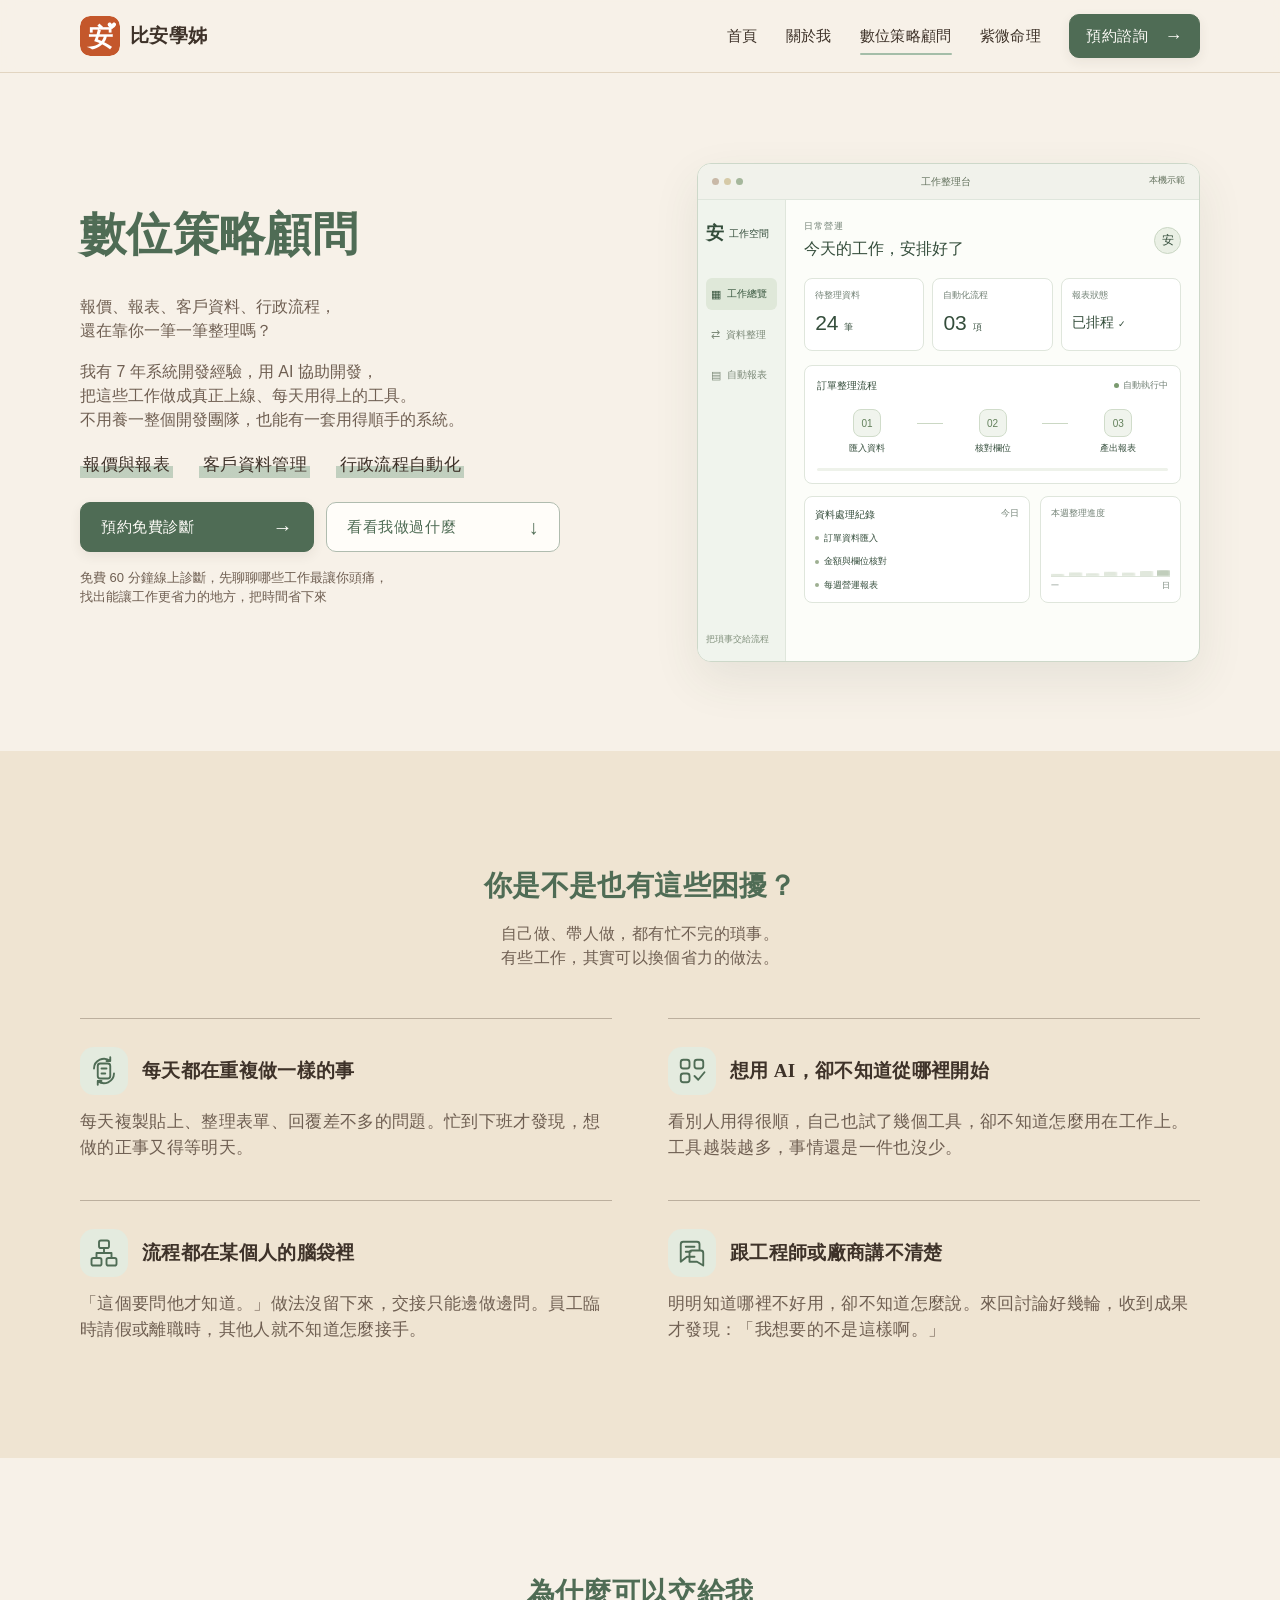
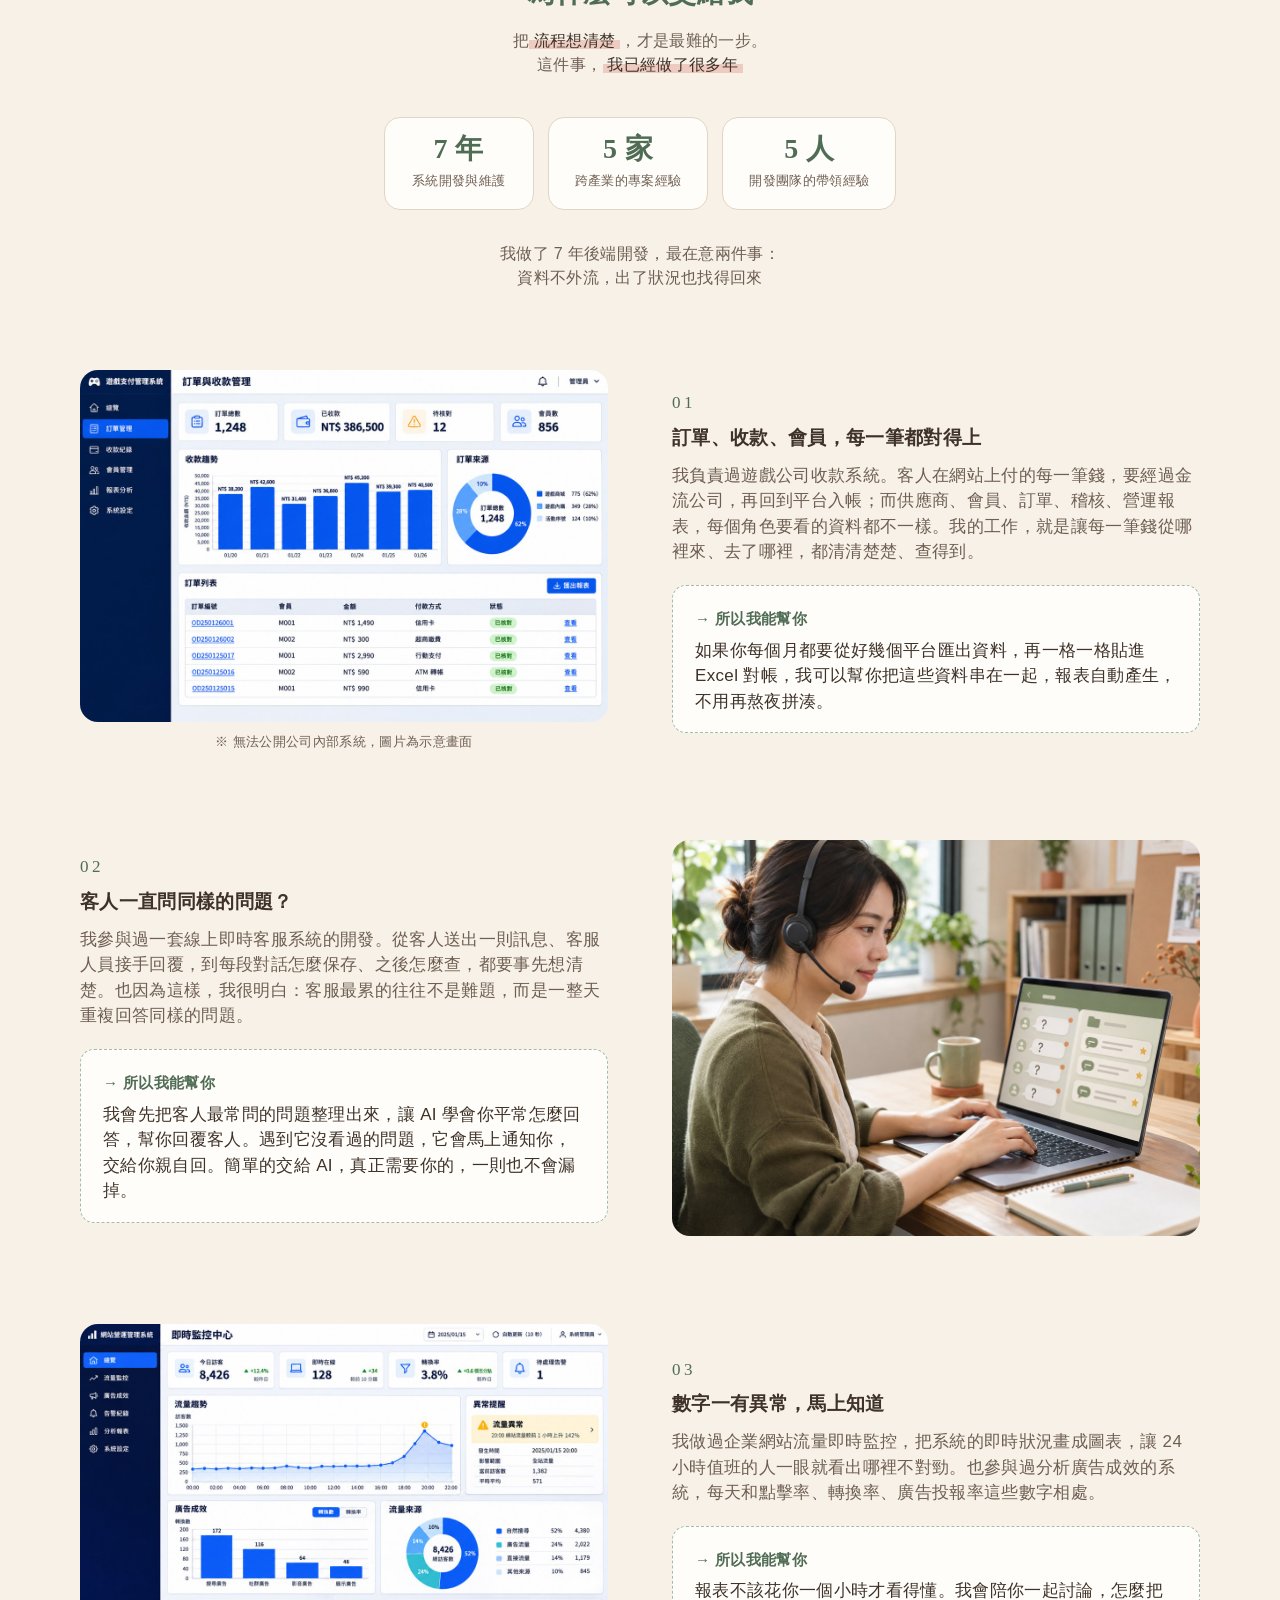
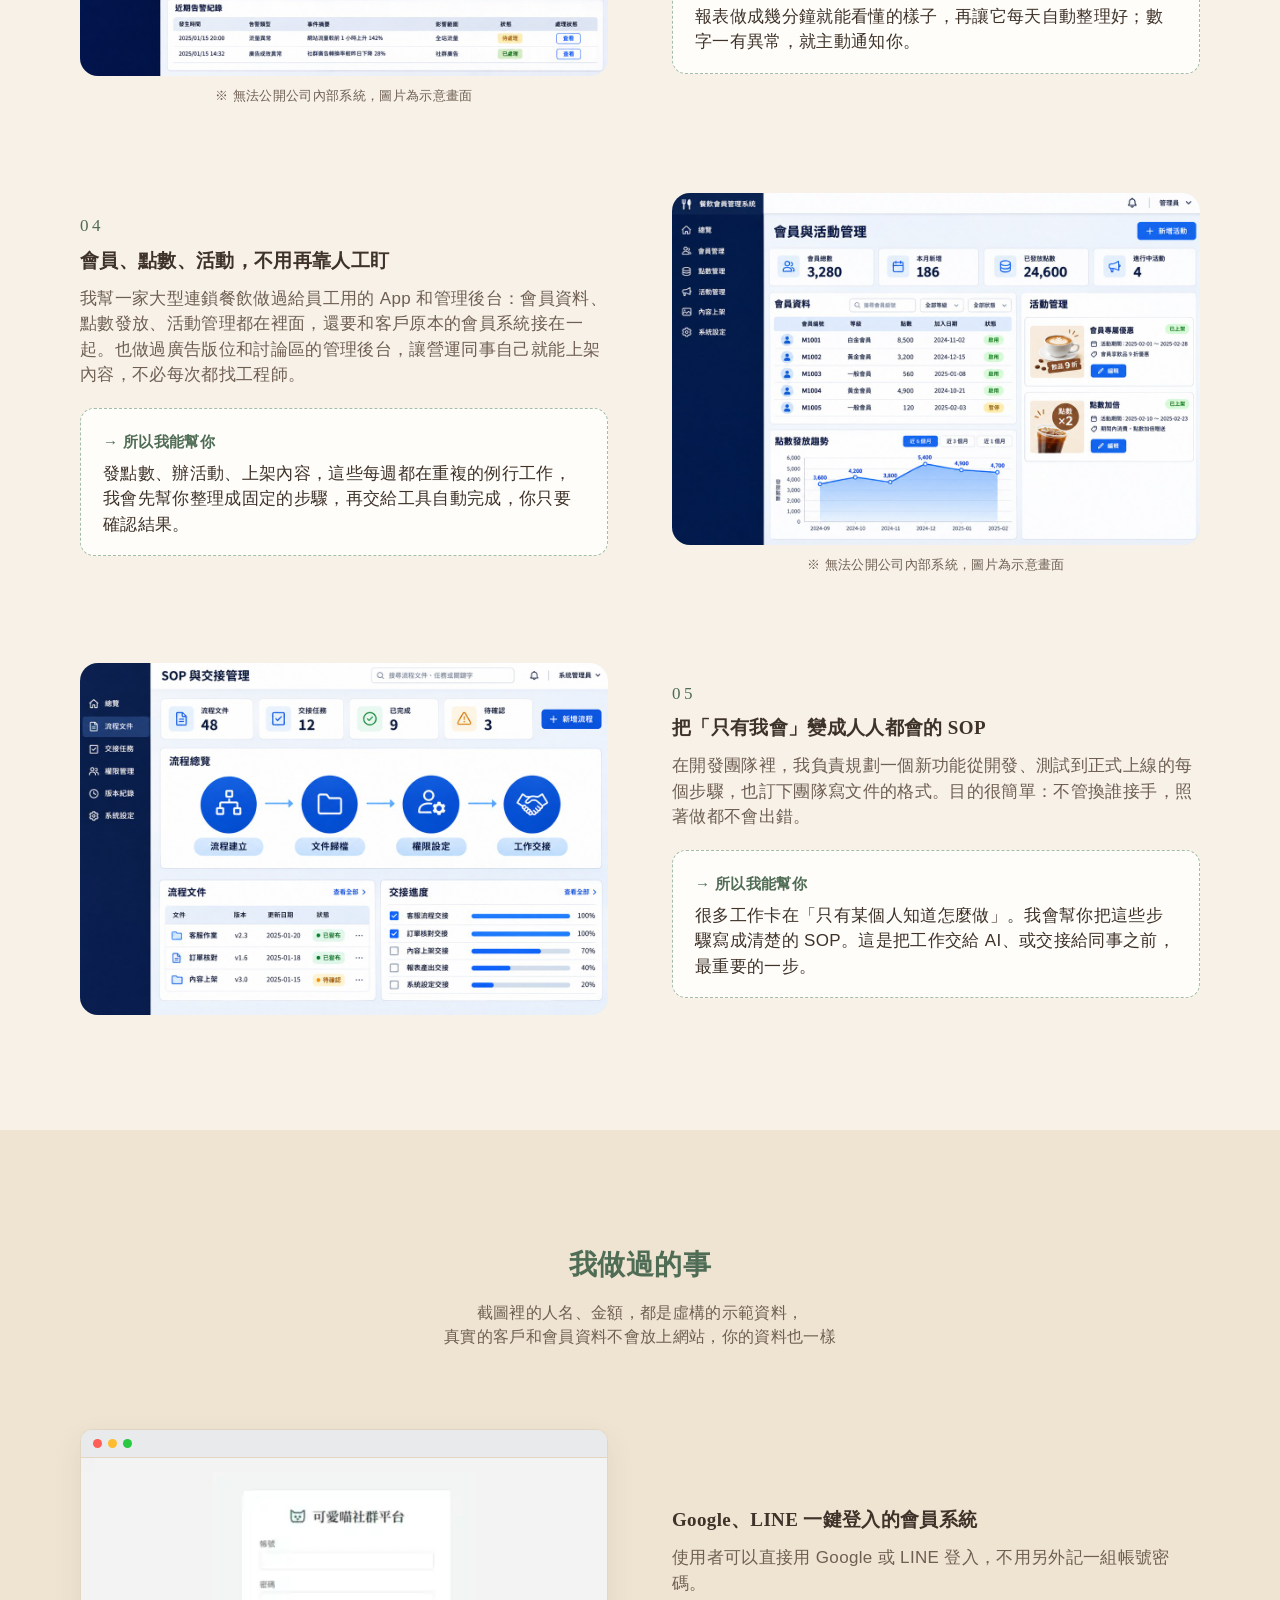
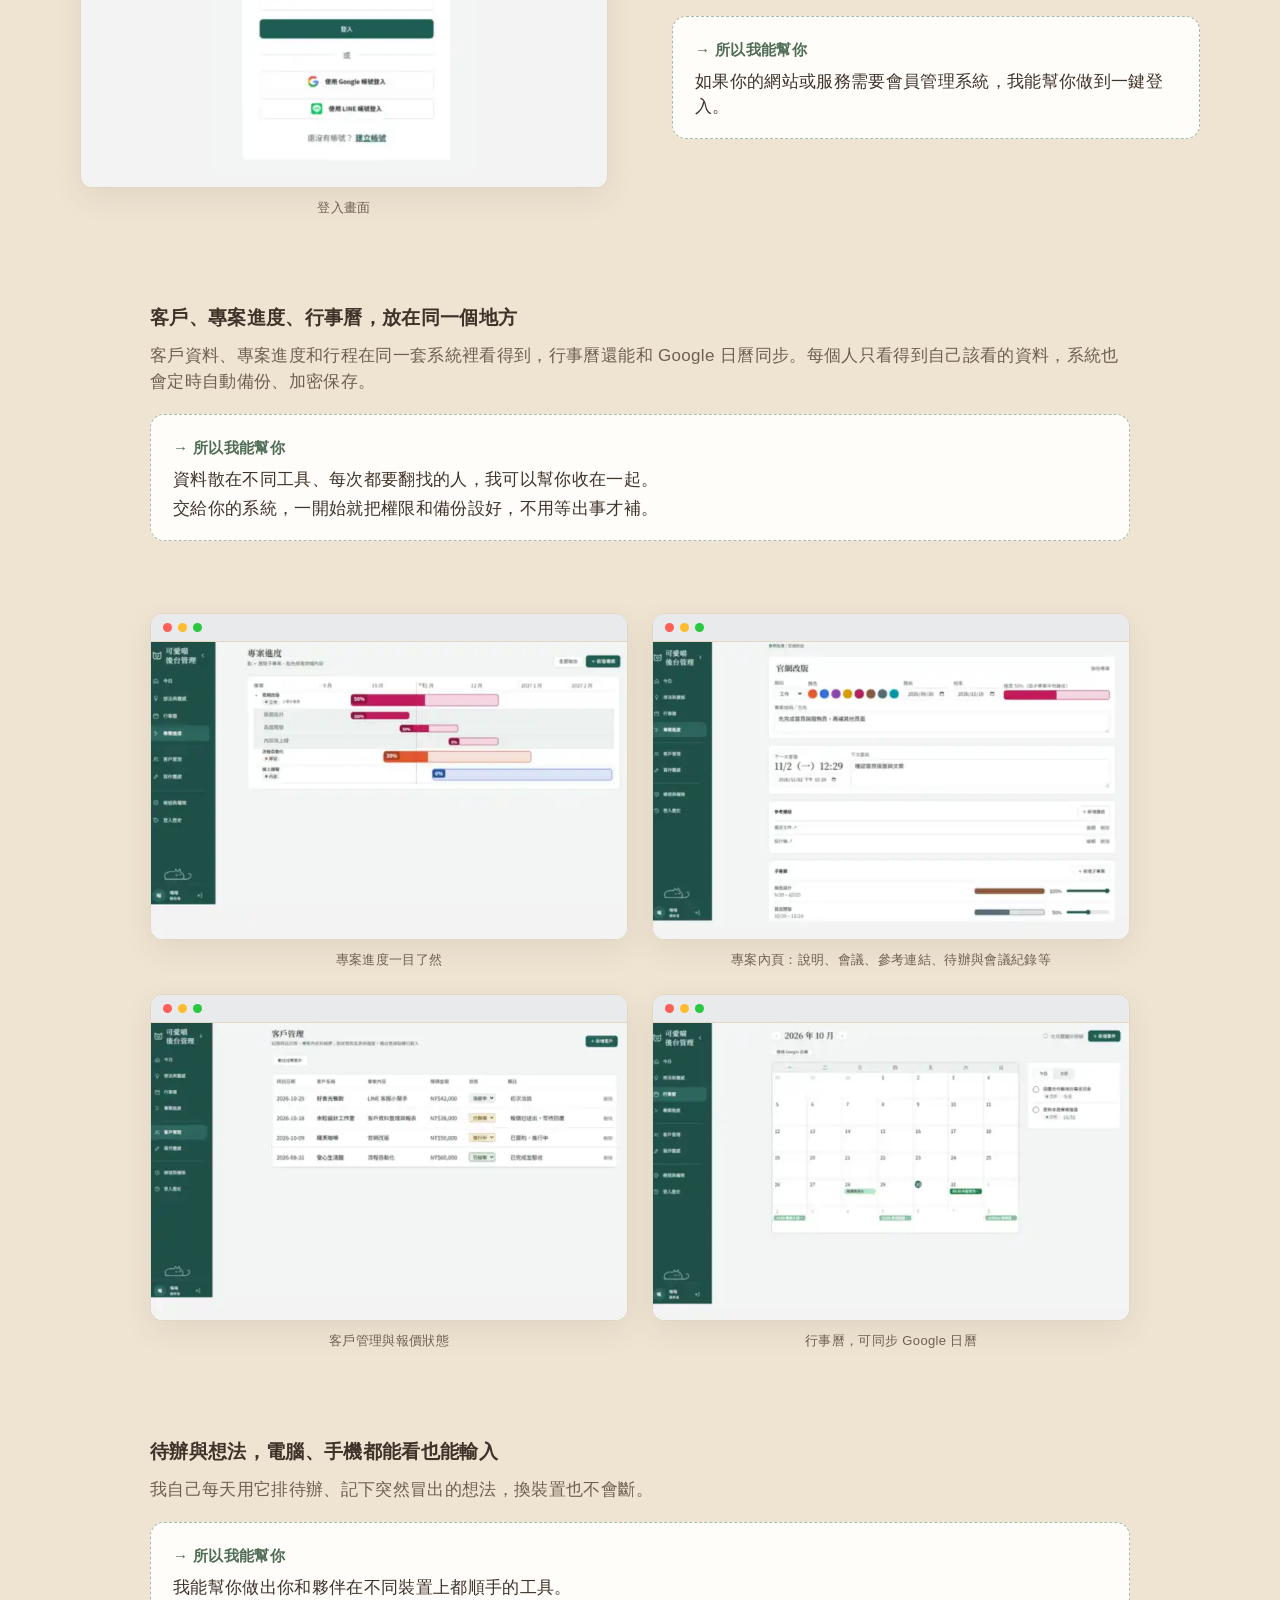
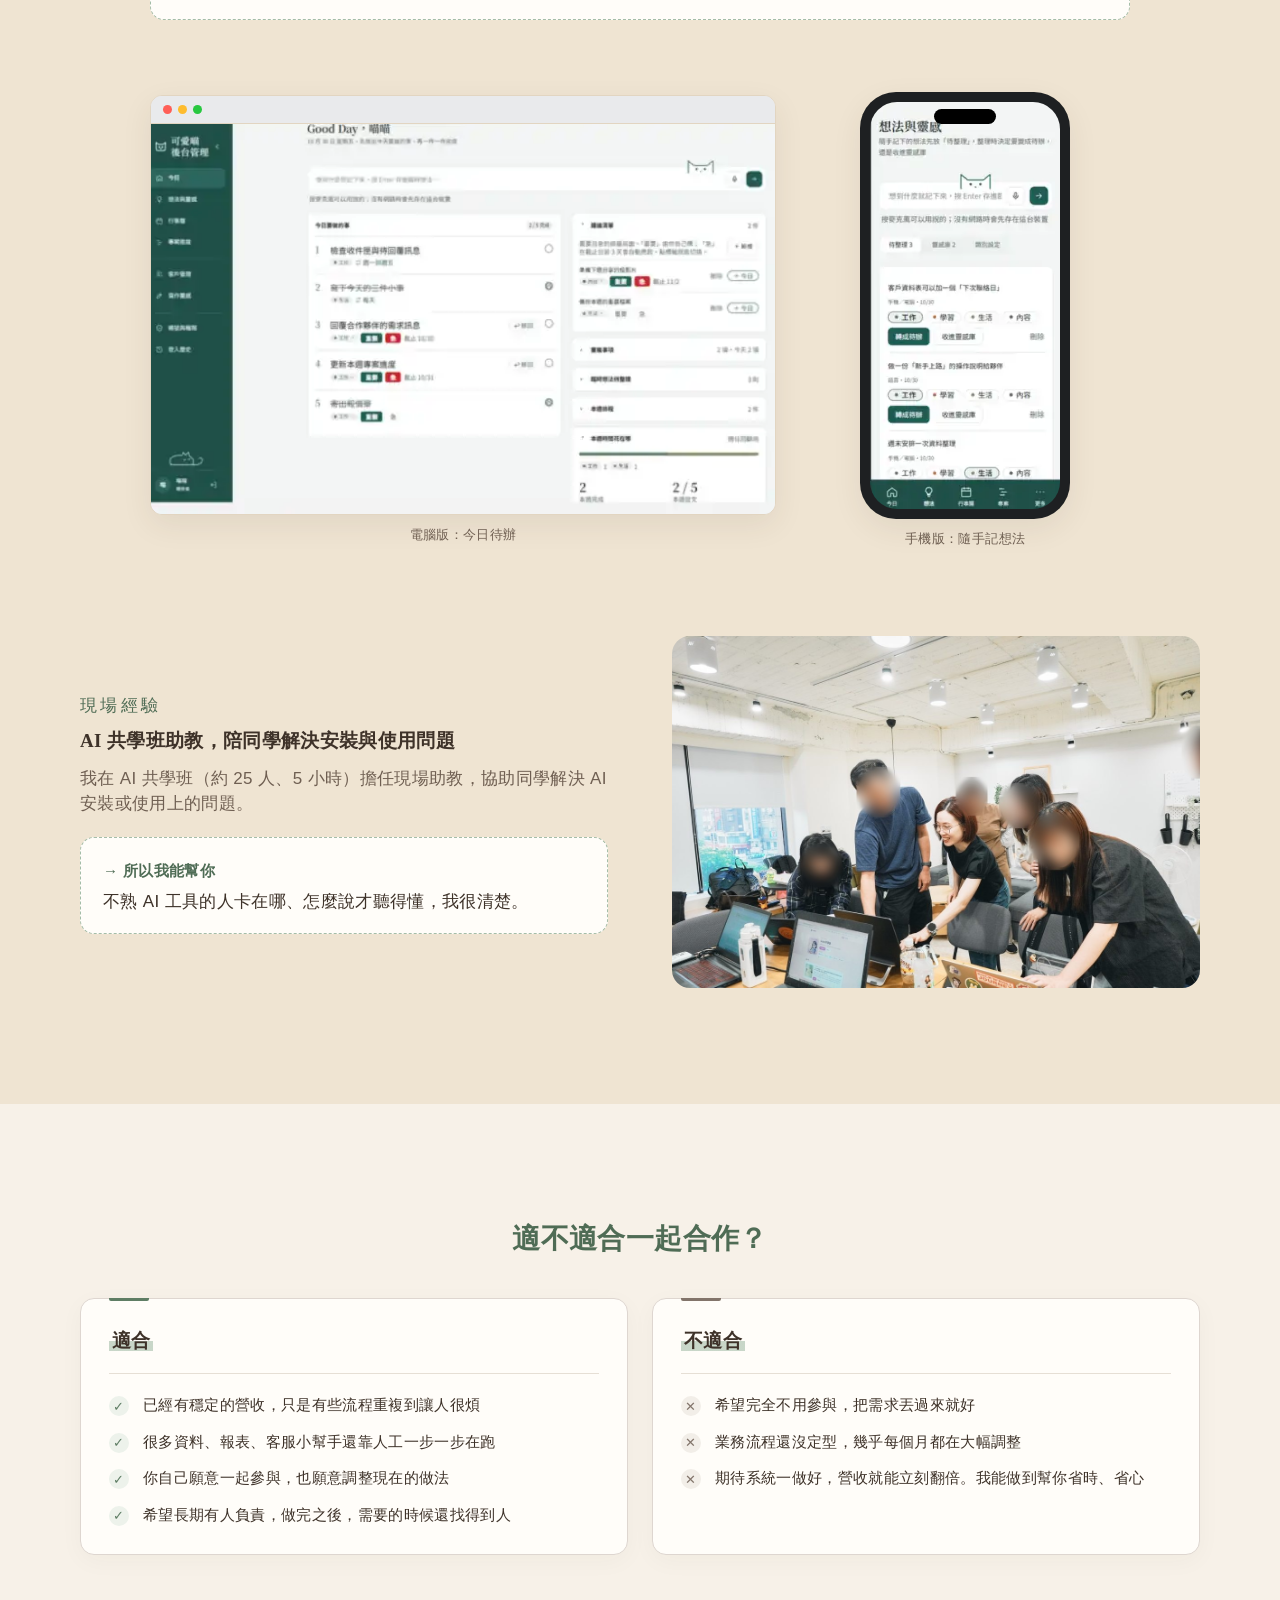
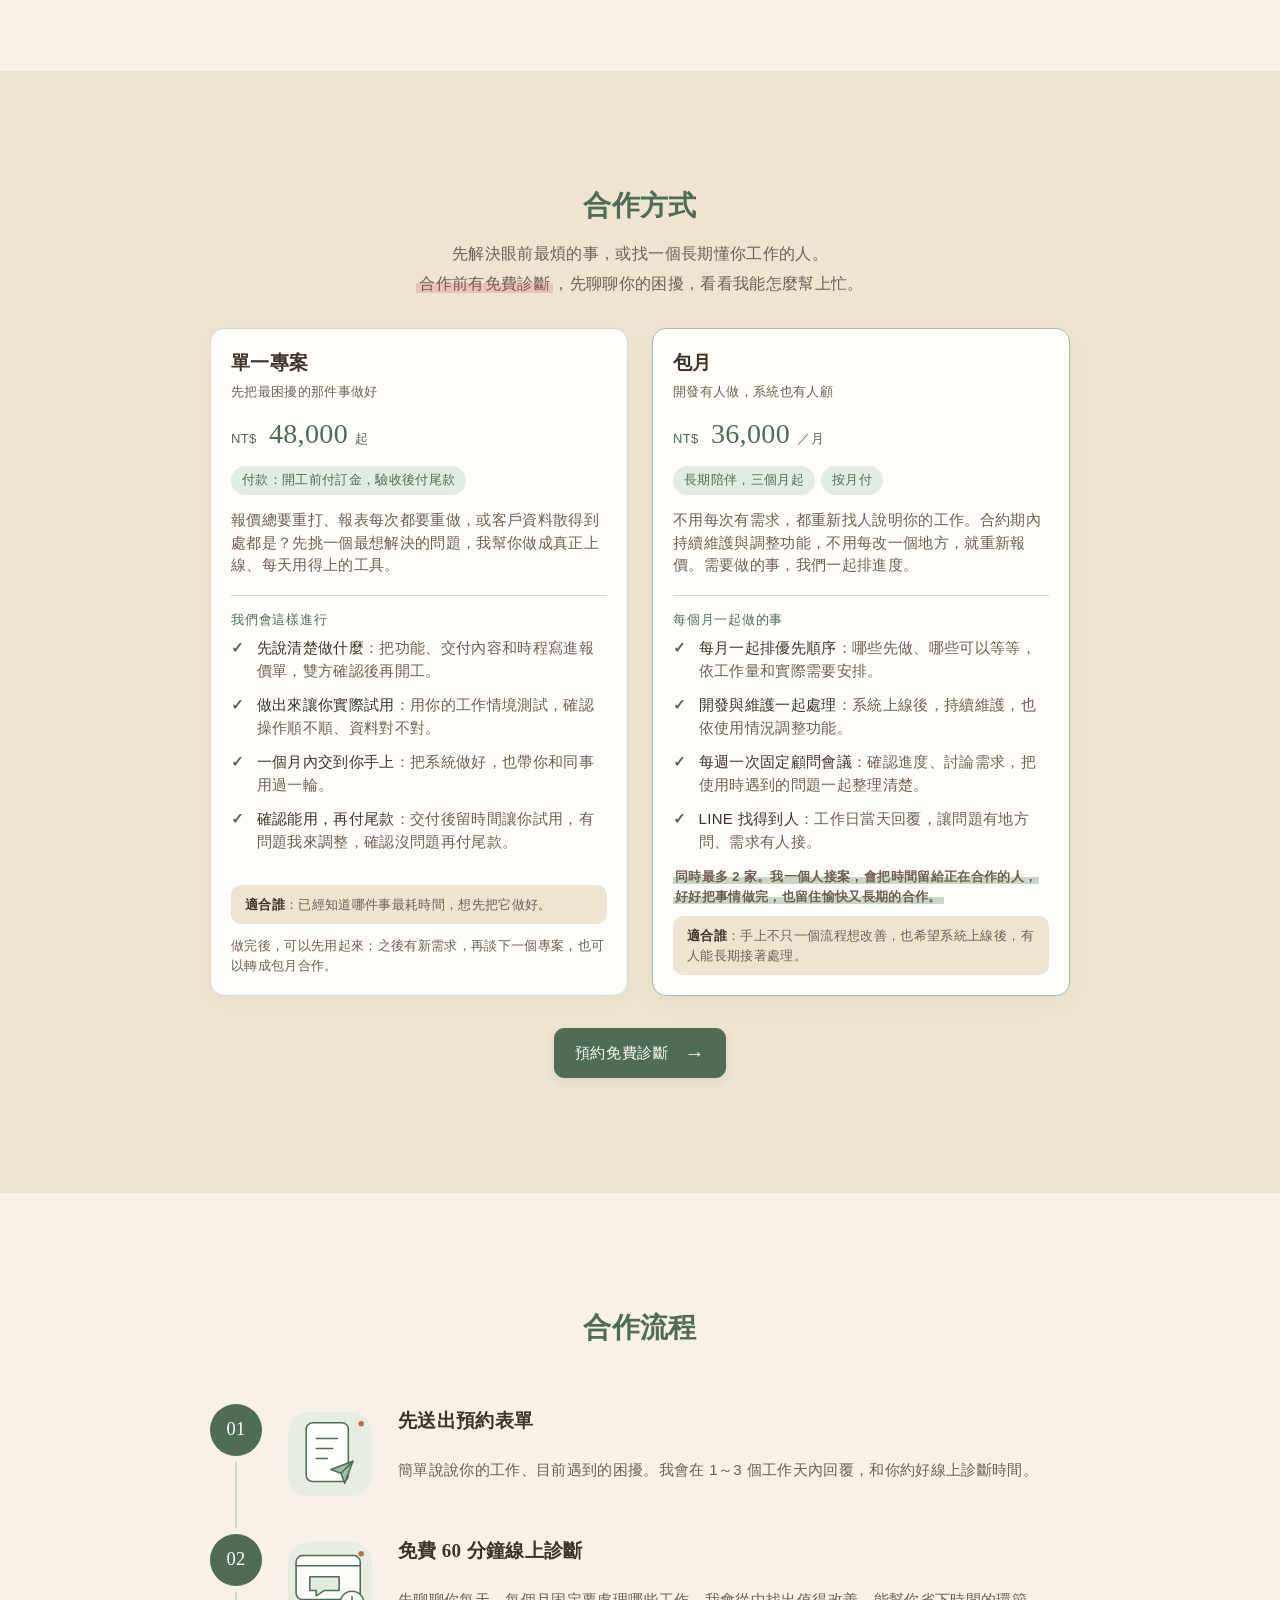
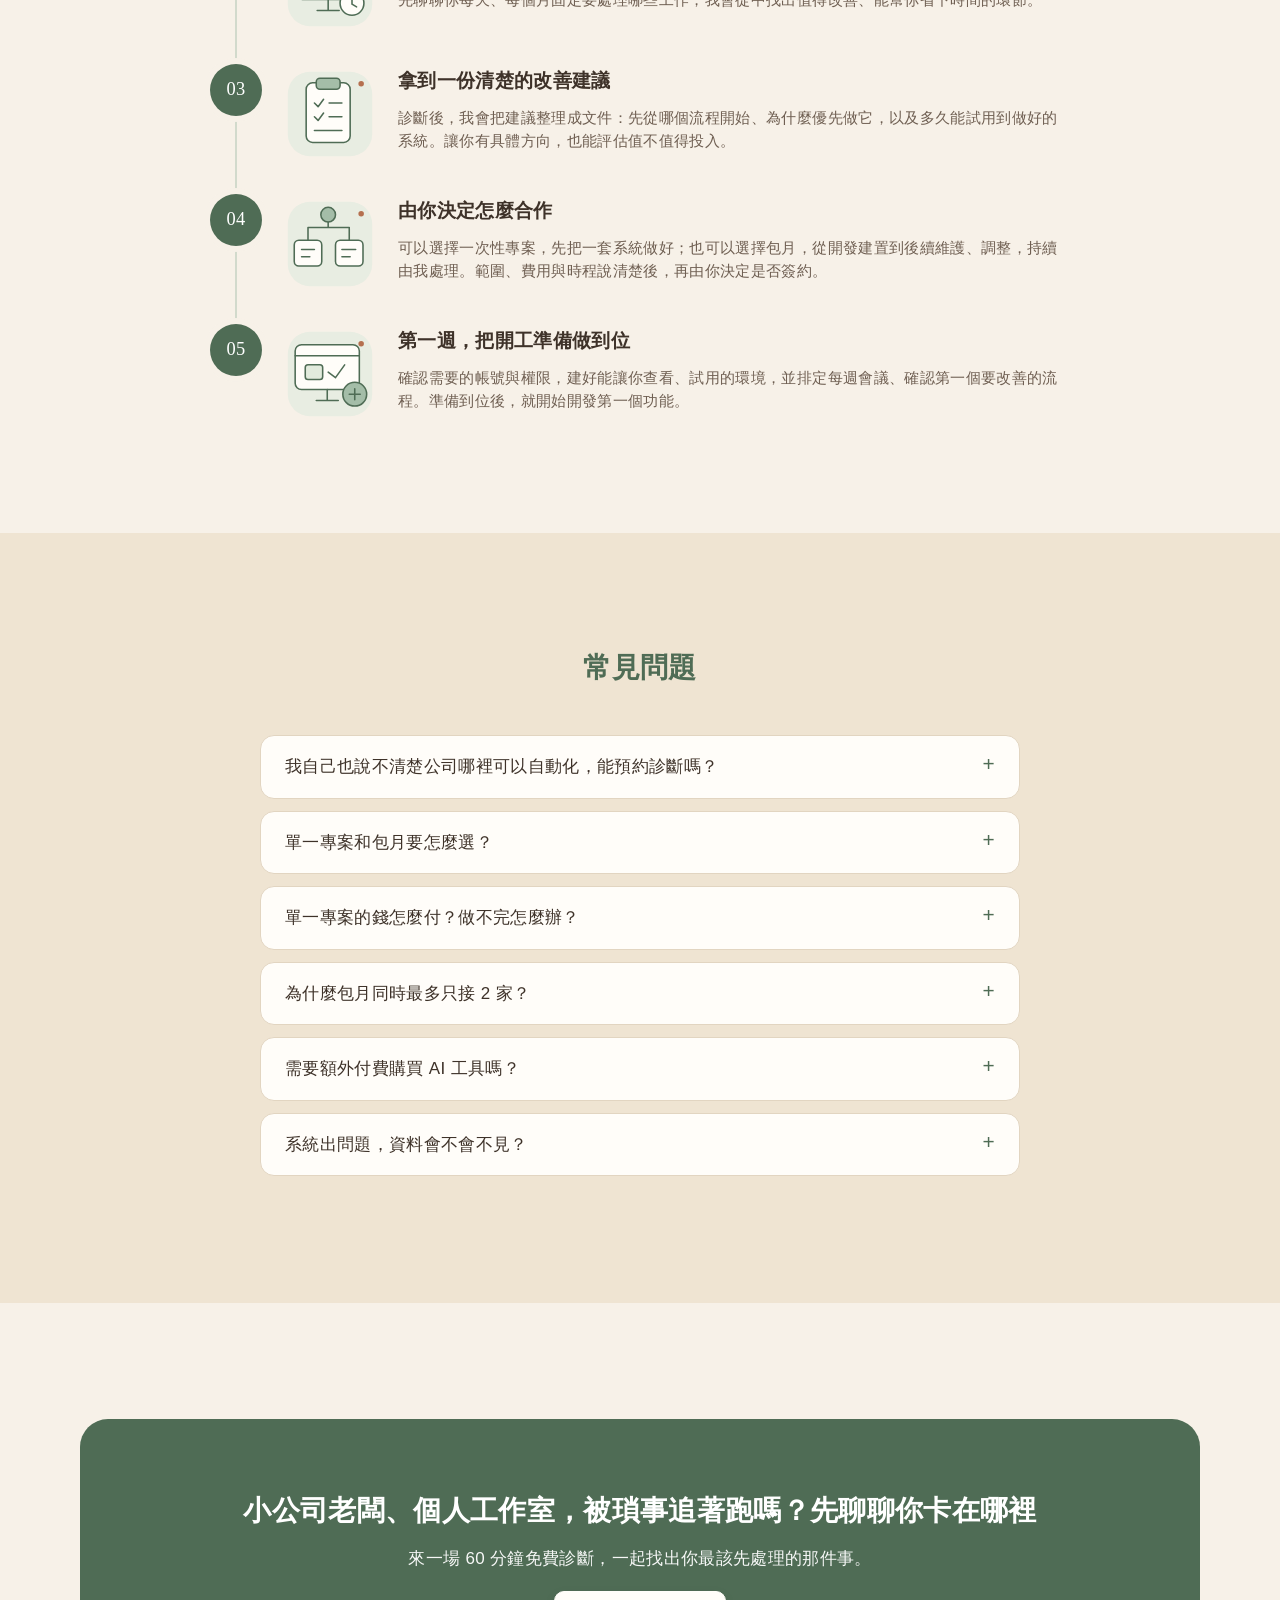
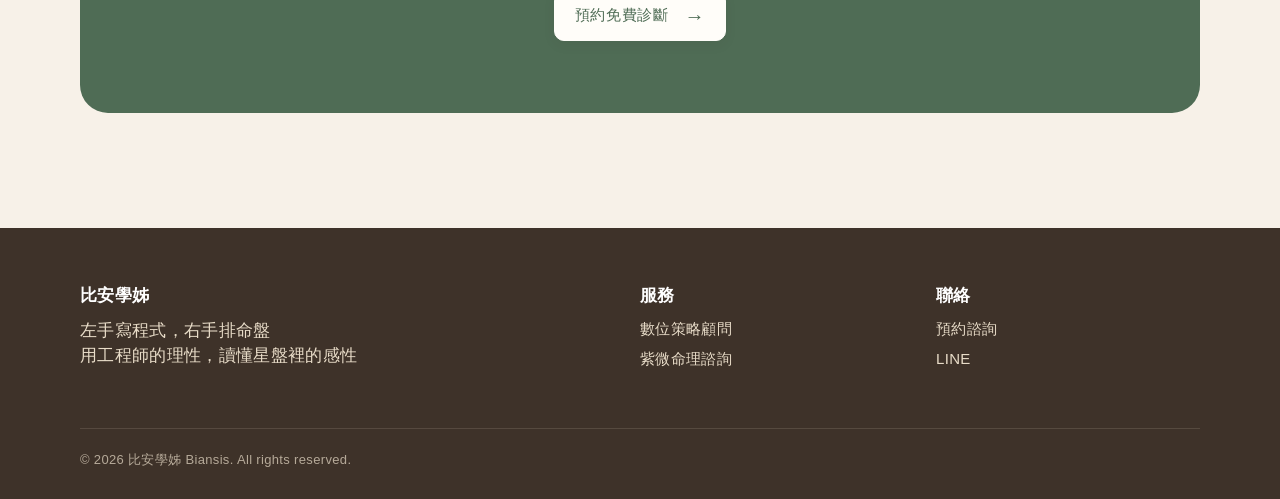
<file: digitalconsultant.html>
<!doctype html>
<html lang="zh-Hant">
  <head>
    <meta charset="utf-8" />
    <meta
      http-equiv="Content-Security-Policy"
      content="default-src 'self'; script-src 'self' https://cdn.jsdelivr.net; style-src 'self' 'unsafe-inline' https://fonts.googleapis.com; font-src https://fonts.gstatic.com; img-src 'self' data:; connect-src 'self'; object-src 'none'; base-uri 'self'; form-action 'self'"
    />
    <meta name="referrer" content="strict-origin-when-cross-origin" />
    <meta name="viewport" content="width=device-width, initial-scale=1" />
    <title>比安學姊|數位策略顧問|AI 導入與流程自動化</title>
    <meta name="description" content="小公司的 AI 顧問、AI 應用工程師：比安學姊有 7 年後端開發經驗，幫你把報價、報表、客戶資料等重複作業做成好用的系統，導入 AI 與流程自動化。單一專案或包月合作，先免費診斷。" />
    <meta property="og:type" content="website" />
    <meta property="og:site_name" content="比安學姊" />
    <meta property="og:locale" content="zh_TW" />
    <meta property="og:title" content="比安學姊|數位策略顧問|AI 導入與流程自動化" />
    <meta property="og:description" content="小公司的 AI 顧問、AI 應用工程師：比安學姊有 7 年後端開發經驗，幫你把報價、報表、客戶資料等重複作業做成好用的系統，導入 AI 與流程自動化。單一專案或包月合作，先免費診斷。" />
    <link rel="icon" type="image/svg+xml" href="favicon.svg" />
    <link rel="preconnect" href="https://fonts.googleapis.com" />
    <link rel="preconnect" href="https://fonts.gstatic.com" crossorigin />
    <link
      href="https://fonts.googleapis.com/css2?family=Noto+Sans+TC:wght@400;500;700&family=Noto+Serif+TC:wght@500;700&display=swap"
      rel="stylesheet"
    />
    <link rel="stylesheet" href="assets/css/style.css?v=170" />
  </head>
  <body class="theme-ai page-digital">
    <header class="site-header"></header>

    <main>
      <section class="hero hero--wide">
        <div class="container">
          <div class="reveal">
            <h1>數位策略顧問</h1>
            <p class="lead consultant-intro">
              <span class="copy-line"
                ><span class="copy-phrase"
                  >報價、報表、客戶資料、行政流程，</span
                ></span
              >
              <span class="copy-line"
                ><span class="copy-phrase">還在靠你一筆一筆整理嗎？</span></span
              >
            </p>
            <p class="lead consultant-intro">
              <span class="copy-line"
                ><span class="copy-phrase">我有 7 年系統開發經驗，</span
                ><span class="copy-phrase">用 AI 協助開發，</span></span
              >
              <span class="copy-line"
                ><span class="copy-phrase">把這些工作做成真正上線、</span
                ><span class="copy-phrase">每天用得上的工具。</span></span
              >
              <span class="copy-line"
                ><span class="copy-phrase">不用養一整個開發團隊，</span
                ><span class="copy-phrase"
                  >也能有一套用得順手的系統。</span
                ></span
              >
            </p>
            <ul class="topic-pills" aria-label="可以諮詢的主題">
              <li>報價與報表</li>
              <li>客戶資料管理</li>
              <li>行政流程自動化</li>
            </ul>
            <div class="btn-row btn-row--2x2">
              <a class="btn" href="contact">預約免費診斷</a>
              <a class="btn btn--ghost" href="#experience">看看我做過什麼</a>
            </div>
            <p class="hero-note consultant-intro">
              <span class="copy-line"
                ><span class="copy-phrase">免費 60 分鐘線上診斷，</span
                ><span class="copy-phrase"
                  >先聊聊哪些工作最讓你頭痛，</span
                ></span
              >
              <span class="copy-line"
                ><span class="copy-phrase">找出能讓工作更省力的地方，</span
                ><span class="copy-phrase">把時間省下來</span></span
              >
            </p>
          </div>
          <div class="system-demo reveal" data-system-demo>
            <div
              class="system-demo-window"
              role="img"
              aria-label="系統操作動態示意：匯入訂單資料、自動核對欄位，再產出報表。"
            >
              <div class="system-demo-chrome" aria-hidden="true">
                <span class="system-demo-dots"><i></i><i></i><i></i></span
                ><span>工作整理台</span
                ><span class="system-demo-secure">本機示範</span>
              </div>
              <div class="system-demo-app" aria-hidden="true">
                <aside class="system-demo-sidebar">
                  <span class="system-demo-brand">安<span>工作空間</span></span
                  ><span class="system-demo-nav active"
                    >▦ <span>工作總覽</span></span
                  ><span class="system-demo-nav">⇄ <span>資料整理</span></span
                  ><span class="system-demo-nav">▤ <span>自動報表</span></span
                  ><span class="system-demo-sidebar-note">把瑣事交給流程</span>
                </aside>
                <div class="system-demo-content">
                  <div class="system-demo-heading">
                    <div>
                      <span class="system-demo-kicker">日常營運</span
                      ><strong>今天的工作，安排好了</strong>
                    </div>
                    <span class="system-demo-avatar">安</span>
                  </div>
                  <div class="system-demo-metrics">
                    <div>
                      <span>待整理資料</span
                      ><strong>24 <small>筆</small></strong>
                    </div>
                    <div>
                      <span>自動化流程</span
                      ><strong>03 <small>項</small></strong>
                    </div>
                    <div>
                      <span>報表狀態</span
                      ><strong class="system-demo-ready"
                        >已排程 <small>✓</small></strong
                      >
                    </div>
                  </div>
                  <div class="system-demo-flow">
                    <div class="system-demo-panel-title">
                      <strong>訂單整理流程</strong
                      ><span class="system-demo-live"><i></i> 自動執行中</span>
                    </div>
                    <div class="system-demo-stages">
                      <span class="system-demo-stage stage-one"
                        ><b>01</b>匯入資料<i>✓</i></span
                      ><span class="system-demo-connector"></span
                      ><span class="system-demo-stage stage-two"
                        ><b>02</b>核對欄位<i>✓</i></span
                      ><span class="system-demo-connector connector-two"></span
                      ><span class="system-demo-stage stage-three"
                        ><b>03</b>產出報表<i>✓</i></span
                      >
                    </div>
                    <div class="system-demo-progress"><span></span></div>
                  </div>
                  <div class="system-demo-bottom">
                    <div class="system-demo-table">
                      <div class="system-demo-panel-title">
                        <strong>資料處理紀錄</strong><span>今日</span>
                      </div>
                      <div class="system-demo-row row-one">
                        <span><i></i>訂單資料匯入</span><b>已完成</b>
                      </div>
                      <div class="system-demo-row row-two">
                        <span><i></i>金額與欄位核對</span><b>已完成</b>
                      </div>
                      <div class="system-demo-row row-three">
                        <span><i></i>每週營運報表</span><b>已完成</b>
                      </div>
                    </div>
                    <div class="system-demo-chart">
                      <span>本週整理進度</span>
                      <div class="system-demo-bars">
                        <i></i><i></i><i></i><i></i><i></i><i></i><i></i>
                      </div>
                      <span class="system-demo-chart-label"
                        >一<span>日</span></span
                      >
                    </div>
                  </div>
                  <div class="system-demo-notice">
                    <span>✓</span> 報表已整理完成，隨時可以查看。
                  </div>
                </div>
              </div>
            </div>
          </div>
        </div>
      </section>

      <!-- 痛點：中小企業老闆／主管、個人工作者／一人公司 -->
      <section class="section section--alt consultant-concerns">
        <div class="container">
          <div class="center reveal">
            <h2>你是不是也有這些困擾？</h2>
            <p class="lead">
              <span class="nb">自己做、帶人做，</span
              ><span class="nb">都有忙不完的瑣事。</span><br />
              <span class="nb">有些工作，</span
              ><span class="nb">其實可以換個省力的做法。</span>
            </p>
          </div>
          <div class="grid-2 grid-2--lines" style="margin-top: 48px">
            <div class="card reveal">
              <div class="card-icon concern-icon" aria-hidden="true">
                <img
                  src="assets/img/icons/repeat-work.svg"
                  alt=""
                  width="40"
                  height="40"
                  loading="lazy"
                />
              </div>
              <h3>每天都在重複做一樣的事</h3>
              <p>
                每天複製貼上、整理表單、回覆差不多的問題。忙到下班才發現，想做的正事又得等明天。
              </p>
            </div>
            <div class="card reveal">
              <div class="card-icon concern-icon" aria-hidden="true">
                <img
                  src="assets/img/icons/choose-tools.svg"
                  alt=""
                  width="40"
                  height="40"
                  loading="lazy"
                />
              </div>
              <h3>想用 AI，卻不知道從哪裡開始</h3>
              <p>
                看別人用得很順，自己也試了幾個工具，卻不知道怎麼用在工作上。工具越裝越多，事情還是一件也沒少。
              </p>
            </div>
            <div class="card reveal">
              <div class="card-icon concern-icon" aria-hidden="true">
                <img
                  src="assets/img/icons/workflow-handover.svg"
                  alt=""
                  width="40"
                  height="40"
                  loading="lazy"
                />
              </div>
              <h3>流程都在某個人的腦袋裡</h3>
              <p>
                「這個要問他才知道。」做法沒留下來，交接只能邊做邊問。員工臨時請假或離職時，其他人就不知道怎麼接手。
              </p>
            </div>
            <div class="card reveal">
              <div class="card-icon concern-icon" aria-hidden="true">
                <img
                  src="assets/img/icons/clear-communication.svg"
                  alt=""
                  width="40"
                  height="40"
                  loading="lazy"
                />
              </div>
              <h3>跟工程師或廠商講不清楚</h3>
              <p>
                明明知道哪裡不好用，卻不知道怎麼說。來回討論好幾輪，收到成果才發現：「我想要的不是這樣啊。」
              </p>
            </div>
          </div>
        </div>
      </section>

      <!-- 經歷：我做過什麼 → 所以我能幫你 -->
      <section class="section" id="experience">
        <div class="container">
          <div class="center reveal">
            <h2>為什麼可以交給我</h2>
            <p class="lead consultant-intro consultant-trust">
              <span class="copy-line"
                ><span class="copy-phrase"
                  >把<mark class="hl">流程想清楚</mark>，</span
                ><span class="copy-phrase">才是最難的一步。</span></span
              >
              <span class="copy-line"
                ><span class="copy-phrase">這件事，</span
                ><span class="copy-phrase"
                  ><mark class="hl">我已經做了很多年</mark></span
                ></span
              >
            </p>
          </div>

          <div class="stats stats--compact" style="margin-top: 40px">
            <div class="stat reveal">
              <strong>7 年</strong><span>系統開發與維護</span>
            </div>
            <div class="stat reveal">
              <strong>5 家</strong><span>跨產業的專案經驗</span>
            </div>
            <div class="stat reveal">
              <strong>5 人</strong><span>開發團隊的帶領經驗</span>
            </div>
          </div>
          <div class="center reveal" style="margin-top: 32px">
            <p class="lead">
              <span class="nb">我做了 7 年後端開發，</span
              ><span class="nb">最在意兩件事：</span><br /><span class="nb"
                >資料不外流，</span
              ><span class="nb">出了狀況也找得回來</span>
            </p>
          </div>

          <div class="case-list">
            <article class="case reveal">
              <figure class="case-img case-img--wide">
                <img
                  src="assets/img/exp/orders-admin-blue.jpg"
                  alt="藍色訂單與收款管理後台，呈現收款趨勢、訂單來源及核對狀態示意"
                  loading="lazy"
                />
                <figcaption>※ 無法公開公司內部系統，圖片為示意畫面</figcaption>
              </figure>
              <div class="case-body">
                <span class="case-num">01</span>
                <h3>訂單、收款、會員，每一筆都對得上</h3>
                <p>
                  我負責過遊戲公司收款系統。客人在網站上付的每一筆錢，要經過金流公司，再回到平台入帳；而供應商、會員、訂單、稽核、營運報表，每個角色要看的資料都不一樣。我的工作，就是讓每一筆錢從哪裡來、去了哪裡，都清清楚楚、查得到。
                </p>
                <div class="exp-help">
                  <strong>→ 所以我能幫你</strong>
                  <p>
                    如果你每個月都要從好幾個平台匯出資料，再一格一格貼進 Excel
                    對帳，我可以幫你把這些資料串在一起，報表自動產生，不用再熬夜拼湊。
                  </p>
                </div>
              </div>
            </article>

            <article class="case reveal">
              <div class="case-img">
                <img
                  src="assets/img/exp/customer-support-asian.jpg"
                  alt="亞洲女性客服戴著耳機，透過筆電整理重複提問與常用回覆的情境示意"
                  loading="lazy"
                />
              </div>
              <div class="case-body">
                <span class="case-num">02</span>
                <h3>客人一直問同樣的問題？</h3>
                <p>
                  我參與過一套線上即時客服系統的開發。從客人送出一則訊息、客服人員接手回覆，到每段對話怎麼保存、之後怎麼查，都要事先想清楚。也因為這樣，我很明白：客服最累的往往不是難題，而是一整天重複回答同樣的問題。
                </p>
                <div class="exp-help">
                  <strong>→ 所以我能幫你</strong>
                  <p>
                    我會先把客人最常問的問題整理出來，讓 AI
                    學會你平常怎麼回答，幫你回覆客人。遇到它沒看過的問題，它會馬上通知你，交給你親自回。簡單的交給
                    AI，真正需要你的，一則也不會漏掉。
                  </p>
                </div>
              </div>
            </article>

            <article class="case reveal">
              <figure class="case-img case-img--wide">
                <img
                  src="assets/img/exp/traffic-monitor-blue.jpg"
                  alt="藍色即時監控後台，呈現網站流量、廣告成效與異常提醒示意"
                  loading="lazy"
                />
                <figcaption>※ 無法公開公司內部系統，圖片為示意畫面</figcaption>
              </figure>
              <div class="case-body">
                <span class="case-num">03</span>
                <h3>數字一有異常，馬上知道</h3>
                <p>
                  我做過企業網站流量即時監控，把系統的即時狀況畫成圖表，讓 24
                  小時值班的人一眼就看出哪裡不對勁。也參與過分析廣告成效的系統，每天和點擊率、轉換率、廣告投報率這些數字相處。
                </p>
                <div class="exp-help">
                  <strong>→ 所以我能幫你</strong>
                  <p>
                    報表不該花你一個小時才看得懂。我會陪你一起討論，怎麼把報表做成幾分鐘就能看懂的樣子，再讓它每天自動整理好；數字一有異常，就主動通知你。
                  </p>
                </div>
              </div>
            </article>

            <article class="case reveal">
              <figure class="case-img case-img--wide case-img--full">
                <img
                  src="assets/img/exp/membership-admin-blue.jpg"
                  alt="藍色會員與活動管理後台，呈現會員資料、點數與優惠上架狀態示意"
                  loading="lazy"
                />
                <figcaption>※ 無法公開公司內部系統，圖片為示意畫面</figcaption>
              </figure>
              <div class="case-body">
                <span class="case-num">04</span>
                <h3>會員、點數、活動，不用再靠人工盯</h3>
                <p>
                  我幫一家大型連鎖餐飲做過給員工用的 App
                  和管理後台：會員資料、點數發放、活動管理都在裡面，還要和客戶原本的會員系統接在一起。也做過廣告版位和討論區的管理後台，讓營運同事自己就能上架內容，不必每次都找工程師。
                </p>
                <div class="exp-help">
                  <strong>→ 所以我能幫你</strong>
                  <p>
                    發點數、辦活動、上架內容，這些每週都在重複的例行工作，我會先幫你整理成固定的步驟，再交給工具自動完成，你只要確認結果。
                  </p>
                </div>
              </div>
            </article>

            <article class="case reveal">
              <figure class="case-img case-img--wide case-img--full">
                <img
                  src="assets/img/exp/sop-admin-blue.jpg"
                  alt="藍色 SOP 與交接管理後台，呈現流程節點、文件版本及交接進度示意"
                  loading="lazy"
                />
              </figure>
              <div class="case-body">
                <span class="case-num">05</span>
                <h3>把「只有我會」變成人人都會的 SOP</h3>
                <p>
                  在開發團隊裡，我負責規劃一個新功能從開發、測試到正式上線的每個步驟，也訂下團隊寫文件的格式。目的很簡單：不管換誰接手，照著做都不會出錯。
                </p>
                <div class="exp-help">
                  <strong>→ 所以我能幫你</strong>
                  <p>
                    很多工作卡在「只有某個人知道怎麼做」。我會幫你把這些步驟寫成清楚的
                    SOP。這是把工作交給 AI、或交接給同事之前，最重要的一步。
                  </p>
                </div>
              </div>
            </article>
          </div>
        </div>
      </section>

      <!-- 我做過的事：自己做的作品＋AI 共學班助教 -->
      <section class="section section--alt" id="works">
        <div class="container">
          <div class="center reveal">
            <h2>我做過的事</h2>
            <p class="lead">
              <span class="nb">截圖裡的人名、金額，</span
              ><span class="nb">都是虛構的示範資料，</span><br /><span
                class="nb"
                >真實的客戶和會員資料不會放上網站，</span
              ><span class="nb">你的資料也一樣</span>
            </p>
          </div>

          <div class="case-list">
            <article class="case reveal">
              <figure class="case-img case-img--wide">
                <div class="mac">
                  <div class="mac-bar" aria-hidden="true">
                    <i></i><i></i><i></i>
                  </div>
                  <img
                    src="assets/img/works/login.webp"
                    alt="登入畫面：可輸入帳號密碼，也可選擇使用 Google 或 LINE 帳號登入"
                    loading="lazy"
                  />
                </div>
                <figcaption>登入畫面</figcaption>
              </figure>
              <div class="case-body">
                <h3>Google、LINE 一鍵登入的會員系統</h3>
                <p>
                  使用者可以直接用 Google 或 LINE 登入，不用另外記一組帳號密碼。
                </p>
                <div class="exp-help">
                  <strong>→ 所以我能幫你</strong>
                  <p>
                    如果你的網站或服務需要會員管理系統，我能幫你做到一鍵登入。
                  </p>
                </div>
              </div>
            </article>

            <article class="case case--gallery reveal">
              <div class="case-body">
                <h3>客戶、專案進度、行事曆，放在同一個地方</h3>
                <p>
                  客戶資料、專案進度和行程在同一套系統裡看得到，行事曆還能和
                  Google
                  日曆同步。每個人只看得到自己該看的資料，系統也會定時自動備份、加密保存。
                </p>
                <div class="exp-help">
                  <strong>→ 所以我能幫你</strong>
                  <p>
                    資料散在不同工具、每次都要翻找的人，我可以幫你收在一起。
                  </p>
                  <p>
                    交給你的系統，一開始就把權限和備份設好，不用等出事才補。
                  </p>
                </div>
              </div>
              <div class="case-shots">
                <figure>
                  <div class="mac">
                    <div class="mac-bar" aria-hidden="true">
                      <i></i><i></i><i></i>
                    </div>
                    <img
                      src="assets/img/works/projects-1.webp"
                      alt="專案進度的甘特圖：每個專案可展開子專案，顯示各自的進度百分比"
                      loading="lazy"
                    />
                  </div>
                  <figcaption>專案進度一目了然</figcaption>
                </figure>
                <figure>
                  <div class="mac">
                    <div class="mac-bar" aria-hidden="true">
                      <i></i><i></i><i></i>
                    </div>
                    <img
                      src="assets/img/works/projects-2.webp"
                      alt="專案內頁：專案說明、下次會議、參考連結與子專案"
                      loading="lazy"
                    />
                  </div>
                  <figcaption>
                    專案內頁：說明、會議、參考連結、待辦與會議紀錄等
                  </figcaption>
                </figure>
                <figure>
                  <div class="mac">
                    <div class="mac-bar" aria-hidden="true">
                      <i></i><i></i><i></i>
                    </div>
                    <img
                      src="assets/img/works/projects-3.webp"
                      alt="客戶管理：拜訪日期、專案內容、報價金額與狀態"
                      loading="lazy"
                    />
                  </div>
                  <figcaption>客戶管理與報價狀態</figcaption>
                </figure>
                <figure>
                  <div class="mac">
                    <div class="mac-bar" aria-hidden="true">
                      <i></i><i></i><i></i>
                    </div>
                    <img
                      src="assets/img/works/calendar.webp"
                      alt="行事曆：月曆檢視，可連結 Google 日曆同步"
                      loading="lazy"
                    />
                  </div>
                  <figcaption>行事曆，可同步 Google 日曆</figcaption>
                </figure>
              </div>
            </article>

            <article class="case case--gallery reveal">
              <div class="case-body">
                <h3>待辦與想法，電腦、手機都能看也能輸入</h3>
                <p>
                  我自己每天用它排待辦、記下突然冒出的想法，換裝置也不會斷。
                </p>
                <div class="exp-help">
                  <strong>→ 所以我能幫你</strong>
                  <p>我能幫你做出你和夥伴在不同裝置上都順手的工具。</p>
                </div>
              </div>
              <div class="case-shots case-shots--device">
                <figure>
                  <div class="mac">
                    <div class="mac-bar" aria-hidden="true">
                      <i></i><i></i><i></i>
                    </div>
                    <img
                      src="assets/img/works/todo-1.webp"
                      alt="電腦版的今日待辦：重要與急迫的事排在前面"
                      loading="lazy"
                    />
                  </div>
                  <figcaption>電腦版：今日待辦</figcaption>
                </figure>
                <figure>
                  <div class="iphone">
                    <img
                      src="assets/img/works/todo-phone.webp"
                      alt="手機版的想法與靈感：隨手記下想法，再轉成待辦"
                      loading="lazy"
                    />
                  </div>
                  <figcaption>手機版：隨手記想法</figcaption>
                </figure>
              </div>
            </article>

            <article class="case reveal">
              <figure class="case-img case-img--wide">
                <img
                  src="assets/img/exp/ai-class-assistant-blur.jpg"
                  alt="AI 共學班的教室裡，講師與同學圍在筆電前，一起看畫面討論"
                  loading="lazy"
                />
              </figure>
              <div class="case-body">
                <span class="case-num">現場經驗</span>
                <h3>AI 共學班助教，陪同學解決安裝與使用問題</h3>
                <p>
                  我在 AI 共學班（約 25 人、5 小時）擔任現場助教，協助同學解決
                  AI 安裝或使用上的問題。
                </p>
                <div class="exp-help">
                  <strong>→ 所以我能幫你</strong>
                  <p>不熟 AI 工具的人卡在哪、怎麼說才聽得懂，我很清楚。</p>
                </div>
              </div>
            </article>
          </div>
        </div>
      </section>

      <!-- 客戶輪廓：適合這樣的公司 -->
      <section class="section fit-section">
        <div class="container">
          <div class="center reveal">
            <h2>適不適合一起合作？</h2>
          </div>
          <div class="grid-2" style="margin-top: 40px">
            <div class="card fit-card fit-card--yes reveal">
              <h3><span class="marker">適合</span></h3>
              <ul class="checklist checklist--yes">
                <li>已經有穩定的營收，只是有些流程重複到讓人很煩</li>
                <li>很多資料、報表、客服小幫手還靠人工一步一步在跑</li>
                <li>你自己願意一起參與，也願意調整現在的做法</li>
                <li>希望長期有人負責，做完之後，需要的時候還找得到人</li>
              </ul>
            </div>
            <div class="card fit-card fit-card--no reveal">
              <h3><span class="marker">不適合</span></h3>
              <ul class="checklist checklist--no">
                <li>希望完全不用參與，把需求丟過來就好</li>
                <li>業務流程還沒定型，幾乎每個月都在大幅調整</li>
                <li>
                  期待系統一做好，營收就能立刻翻倍。我能做到幫你省時、省心
                </li>
              </ul>
            </div>
          </div>
        </div>
      </section>

      <section class="section section--alt" id="services">
        <div class="container">
          <div class="center reveal">
            <h2>合作方式</h2>
            <p class="lead">
              <span class="nb">先解決眼前最煩的事，</span
              ><span class="nb">或找一個長期懂你工作的人。</span>
            </p>
            <p class="lead diagnostic-note">
              <span class="nb"
                ><mark class="diagnostic-highlight">合作前有免費診斷</mark
                >，</span
              ><span class="nb">先聊聊你的困擾，</span
              ><span class="nb">看看我能怎麼幫上忙。</span>
            </p>
          </div>
          <div class="modes reveal">
            <article class="card mode">
              <h3>單一專案</h3>
              <p class="mode-sub">先把最困擾的那件事做好</p>
              <div class="mode-price">
                <span class="price-currency">NT$</span> 48,000 <small>起</small>
              </div>
              <div class="mode-tags">
                <span>付款：開工前付訂金，驗收後付尾款</span>
              </div>
              <p class="mode-description">
                報價總要重打、報表每次都要重做，或客戶資料散得到處都是？先挑一個最想解決的問題，我幫你做成真正上線、每天用得上的工具。
              </p>
              <p class="mode-label">我們會這樣進行</p>
              <ul class="mode-list">
                <li>
                  <strong>先說清楚做什麼</strong
                  >：把功能、交付內容和時程寫進報價單，雙方確認後再開工。
                </li>
                <li>
                  <strong>做出來讓你實際試用</strong
                  >：用你的工作情境測試，確認操作順不順、資料對不對。
                </li>
                <li>
                  <strong>一個月內交到你手上</strong
                  >：把系統做好，也帶你和同事用過一輪。
                </li>
                <li>
                  <strong>確認能用，再付尾款</strong
                  >：交付後留時間讓你試用，有問題我來調整，確認沒問題再付尾款。
                </li>
              </ul>
              <p class="mode-fit">
                <strong>適合誰</strong>：已經知道哪件事最耗時間，想先把它做好。
              </p>
              <p class="mode-followup">
                做完後，可以先用起來；之後有新需求，再談下一個專案，也可以轉成包月合作。
              </p>
            </article>
            <article class="card mode mode--featured">
              <h3>包月</h3>
              <p class="mode-sub">
                <span class="nb">開發有人做，</span
                ><span class="nb">系統也有人顧</span>
              </p>
              <div class="mode-price">
                <span class="price-currency">NT$</span> 36,000
                <small>／月</small>
              </div>
              <div class="mode-tags">
                <span>長期陪伴，三個月起</span><span>按月付</span>
              </div>
              <p class="mode-description">
                不用每次有需求，都重新找人說明你的工作。合約期內持續維護與調整功能，不用每改一個地方，就重新報價。需要做的事，我們一起排進度。
              </p>
              <p class="mode-label">每個月一起做的事</p>
              <ul class="mode-list">
                <li>
                  <strong>每月一起排優先順序</strong
                  >：哪些先做、哪些可以等等，依工作量和實際需要安排。
                </li>
                <li>
                  <strong>開發與維護一起處理</strong
                  >：系統上線後，持續維護，也依使用情況調整功能。
                </li>
                <li>
                  <strong>每週一次固定顧問會議</strong
                  >：確認進度、討論需求，把使用時遇到的問題一起整理清楚。
                </li>
                <li>
                  <strong>LINE 找得到人</strong
                  >：工作日當天回覆，讓問題有地方問、需求有人接。
                </li>
              </ul>
              <p class="mode-warn">
                <strong
                  ><span class="marker"
                    >同時最多 2
                    家。我一個人接案，會把時間留給正在合作的人，好好把事情做完，也留住愉快又長期的合作。</span
                  ></strong
                >
              </p>
              <p class="mode-fit">
                <strong>適合誰</strong
                >：手上不只一個流程想改善，也希望系統上線後，有人能長期接著處理。
              </p>
            </article>
          </div>
          <div class="center reveal" style="margin-top: 32px">
            <a class="btn" href="contact">預約免費診斷</a>
          </div>
        </div>
      </section>

      <section class="section">
        <div class="container">
          <div class="center reveal" style="margin-bottom: 56px">
            <h2>合作流程</h2>
          </div>
          <div class="steps steps--vertical steps--flow steps--illustrated">
            <div class="step reveal process-step">
              <img
                class="process-illustration"
                src="assets/img/process/booking.svg"
                alt=""
                aria-hidden="true"
                width="96"
                height="96"
                loading="lazy"
              />
              <h3>先送出預約表單</h3>
              <p>
                簡單說說你的工作、目前遇到的困擾。我會在 1～3
                個工作天內回覆，和你約好線上診斷時間。
              </p>
            </div>
            <div class="step reveal process-step">
              <img
                class="process-illustration"
                src="assets/img/process/diagnosis.svg"
                alt=""
                aria-hidden="true"
                width="96"
                height="96"
                loading="lazy"
              />
              <h3>免費 60 分鐘線上診斷</h3>
              <p>
                先聊聊你每天、每個月固定要處理哪些工作，我會從中找出值得改善、能幫你省下時間的環節。
              </p>
            </div>
            <div class="step reveal process-step">
              <img
                class="process-illustration"
                src="assets/img/process/recommendations.svg"
                alt=""
                aria-hidden="true"
                width="96"
                height="96"
                loading="lazy"
              />
              <h3>拿到一份清楚的改善建議</h3>
              <p>
                診斷後，我會把建議整理成文件：先從哪個流程開始、為什麼優先做它，以及多久能試用到做好的系統。讓你有具體方向，也能評估值不值得投入。
              </p>
            </div>
            <div class="step reveal process-step">
              <img
                class="process-illustration"
                src="assets/img/process/cooperation.svg"
                alt=""
                aria-hidden="true"
                width="96"
                height="96"
                loading="lazy"
              />
              <h3>由你決定怎麼合作</h3>
              <p>
                可以選擇一次性專案，先把一套系統做好；也可以選擇包月，從開發建置到後續維護、調整，持續由我處理。範圍、費用與時程說清楚後，再由你決定是否簽約。
              </p>
            </div>
            <div class="step reveal process-step">
              <img
                class="process-illustration"
                src="assets/img/process/kickoff.svg"
                alt=""
                aria-hidden="true"
                width="96"
                height="96"
                loading="lazy"
              />
              <h3>第一週，把開工準備做到位</h3>
              <p>
                確認需要的帳號與權限，建好能讓你查看、試用的環境，並排定每週會議、確認第一個要改善的流程。準備到位後，就開始開發第一個功能。
              </p>
            </div>
          </div>
        </div>
      </section>

      <section class="section section--alt">
        <div class="container">
          <div class="center reveal" style="margin-bottom: 48px">
            <h2>常見問題</h2>
          </div>
          <div class="faq reveal">
            <details>
              <summary>
                我自己也說不清楚公司哪裡可以自動化，能預約診斷嗎？
              </summary>
              <p>
                可以，而且這正是診斷要解決的事。你只要能描述「現在每天、每個月固定在做哪些事，哪裡最煩」，我就能從中判斷哪些環節值得系統化、哪些不必。
              </p>
            </details>
            <details>
              <summary>單一專案和包月要怎麼選？</summary>
              <ul class="faq-topics">
                <li>
                  已經知道哪件事最耗時間，想先把它做好：適合單一專案，一個月內完成。
                </li>
                <li>想做的事比較多，每個月還需要調整或維護系統：適合包月。</li>
                <li>也有不少人先做一個單一專案，合作順手再轉包月。</li>
              </ul>
              <p>
                還不確定的話，先預約免費診斷，聊完我會建議比較適合你的方式。
              </p>
            </details>
            <details>
              <summary>
                <span
                  ><span class="nb">單一專案的錢怎麼付？</span
                  ><span class="nb">做不完怎麼辦？</span></span
                >
              </summary>
              <p>
                開工前付訂金，驗收後付尾款，比例會寫在報價單上。要做的範圍，我們會在開工前一起寫清楚；如果中途想加新功能，再一起決定是放進下一個專案，還是改成包月合作。交付後有
                7
                天驗收期，這段期間你提出的問題我都會修好；期滿就視同驗收，尾款到期。
              </p>
            </details>
            <details>
              <summary>
                <span
                  ><span class="nb">為什麼包月同時</span
                  ><span class="nb">最多只接 2 家？</span></span
                >
              </summary>
              <p>
                我一個人接案，所以刻意控制客戶數量，把時間留給正在合作的你。事情做得仔細，合作也才走得長久。
              </p>
            </details>
            <details>
              <summary>
                <span
                  ><span class="nb">需要額外付費</span
                  ><span class="nb">購買 AI 工具嗎？</span></span
                >
              </summary>
              <p>
                會依你的預算建議，許多流程用免費版本就能完成；若需付費工具，也會先說明效益再決定。
              </p>
            </details>
            <details>
              <summary>系統出問題，資料會不會不見？</summary>
              <p>
                我做了 7
                年後端開發，備份是我做每套系統的基本動作。資料會定期自動備份，我也會實際試一次還原，確認真的救得回來。
              </p>
            </details>
          </div>
        </div>
      </section>

      <section class="section">
        <div class="container">
          <div class="cta-band cta-band--consult reveal">
            <h2>
              <span class="cta-phrase">小公司老闆、</span
              ><span class="cta-phrase">個人工作室，</span
              ><span class="cta-line">被瑣事追著跑嗎？</span
              ><span class="cta-line">先聊聊你卡在哪裡</span>
            </h2>
            <p>
              <span class="cta-phrase">來一場 60 分鐘免費診斷，</span
              ><span class="cta-line"
                ><span class="cta-phrase">一起找出你</span
                ><span class="cta-phrase">最該先處理的那件事。</span></span
              >
            </p>
            <a class="btn" href="contact">預約免費診斷</a>
          </div>
        </div>
      </section>
    </main>

    <footer class="site-footer"></footer>
    <script src="assets/js/main.js?v=25"></script>
  </body>
</html>
</file>
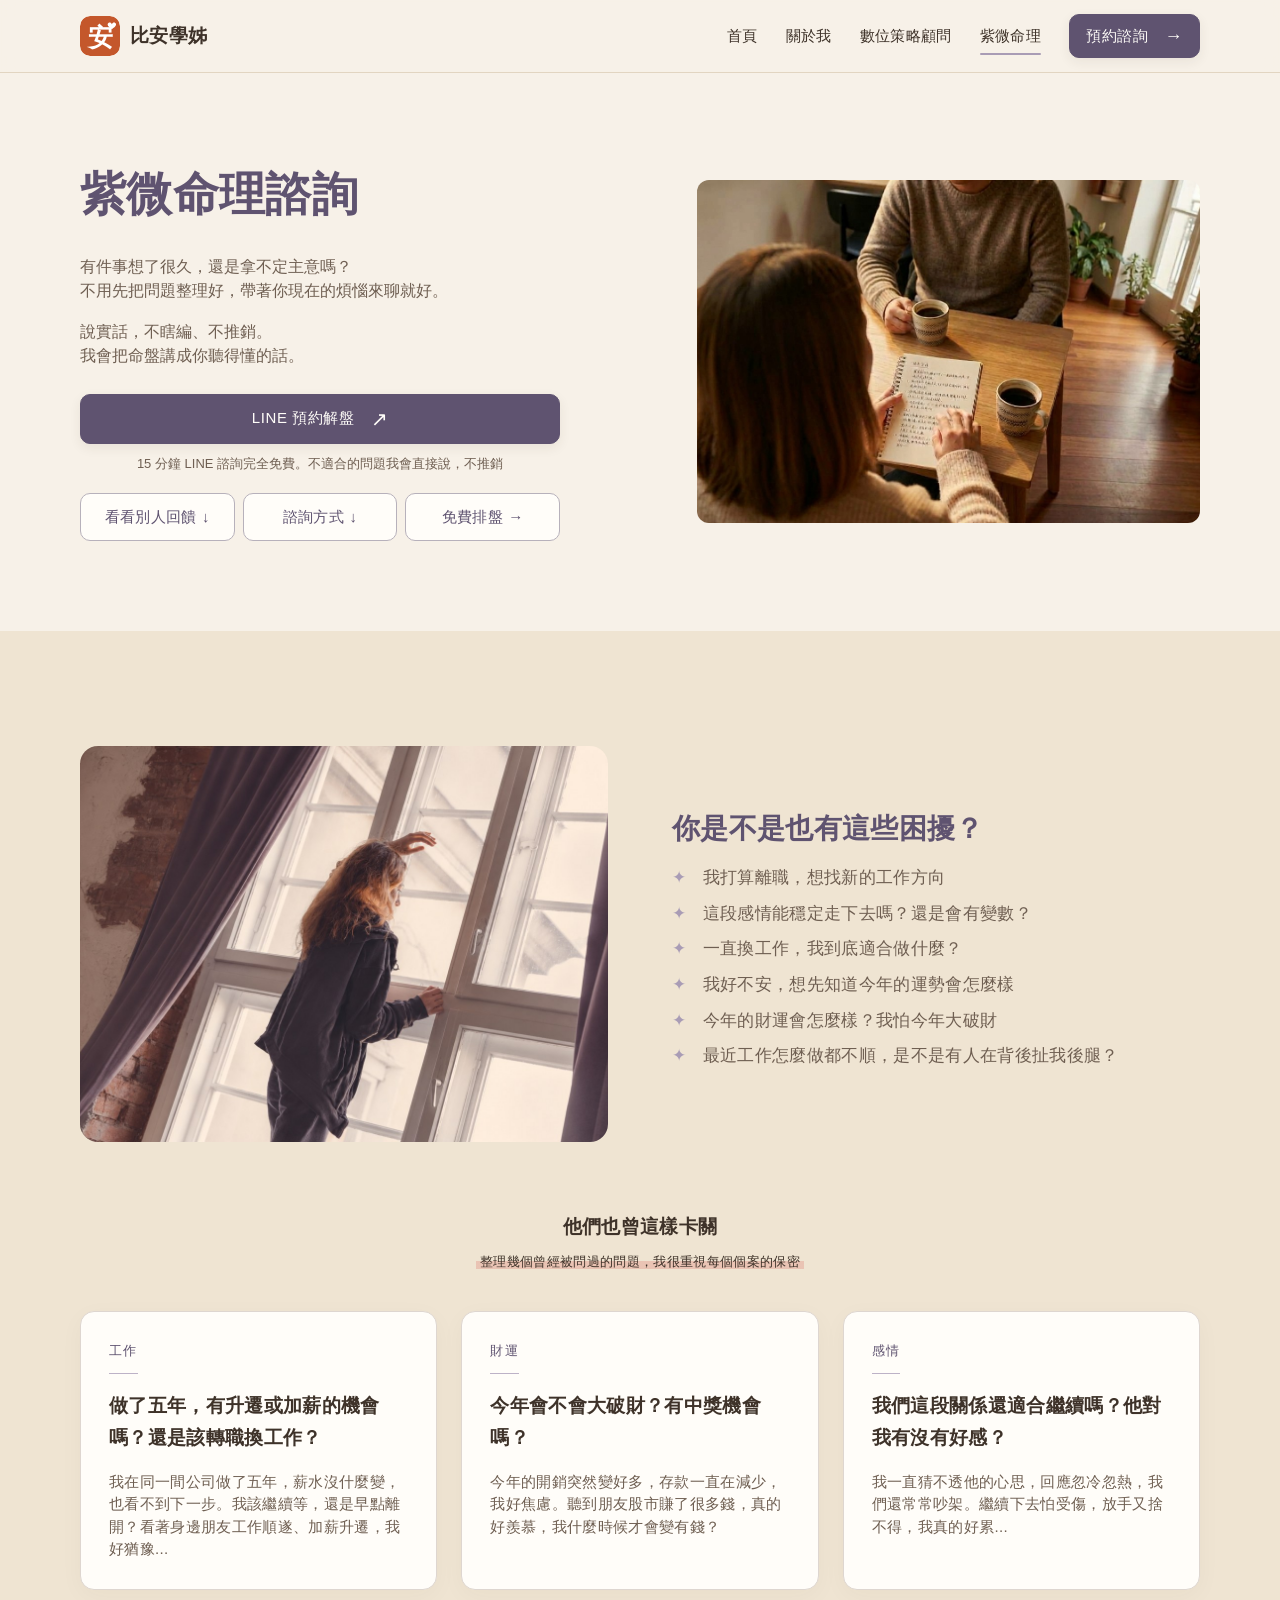
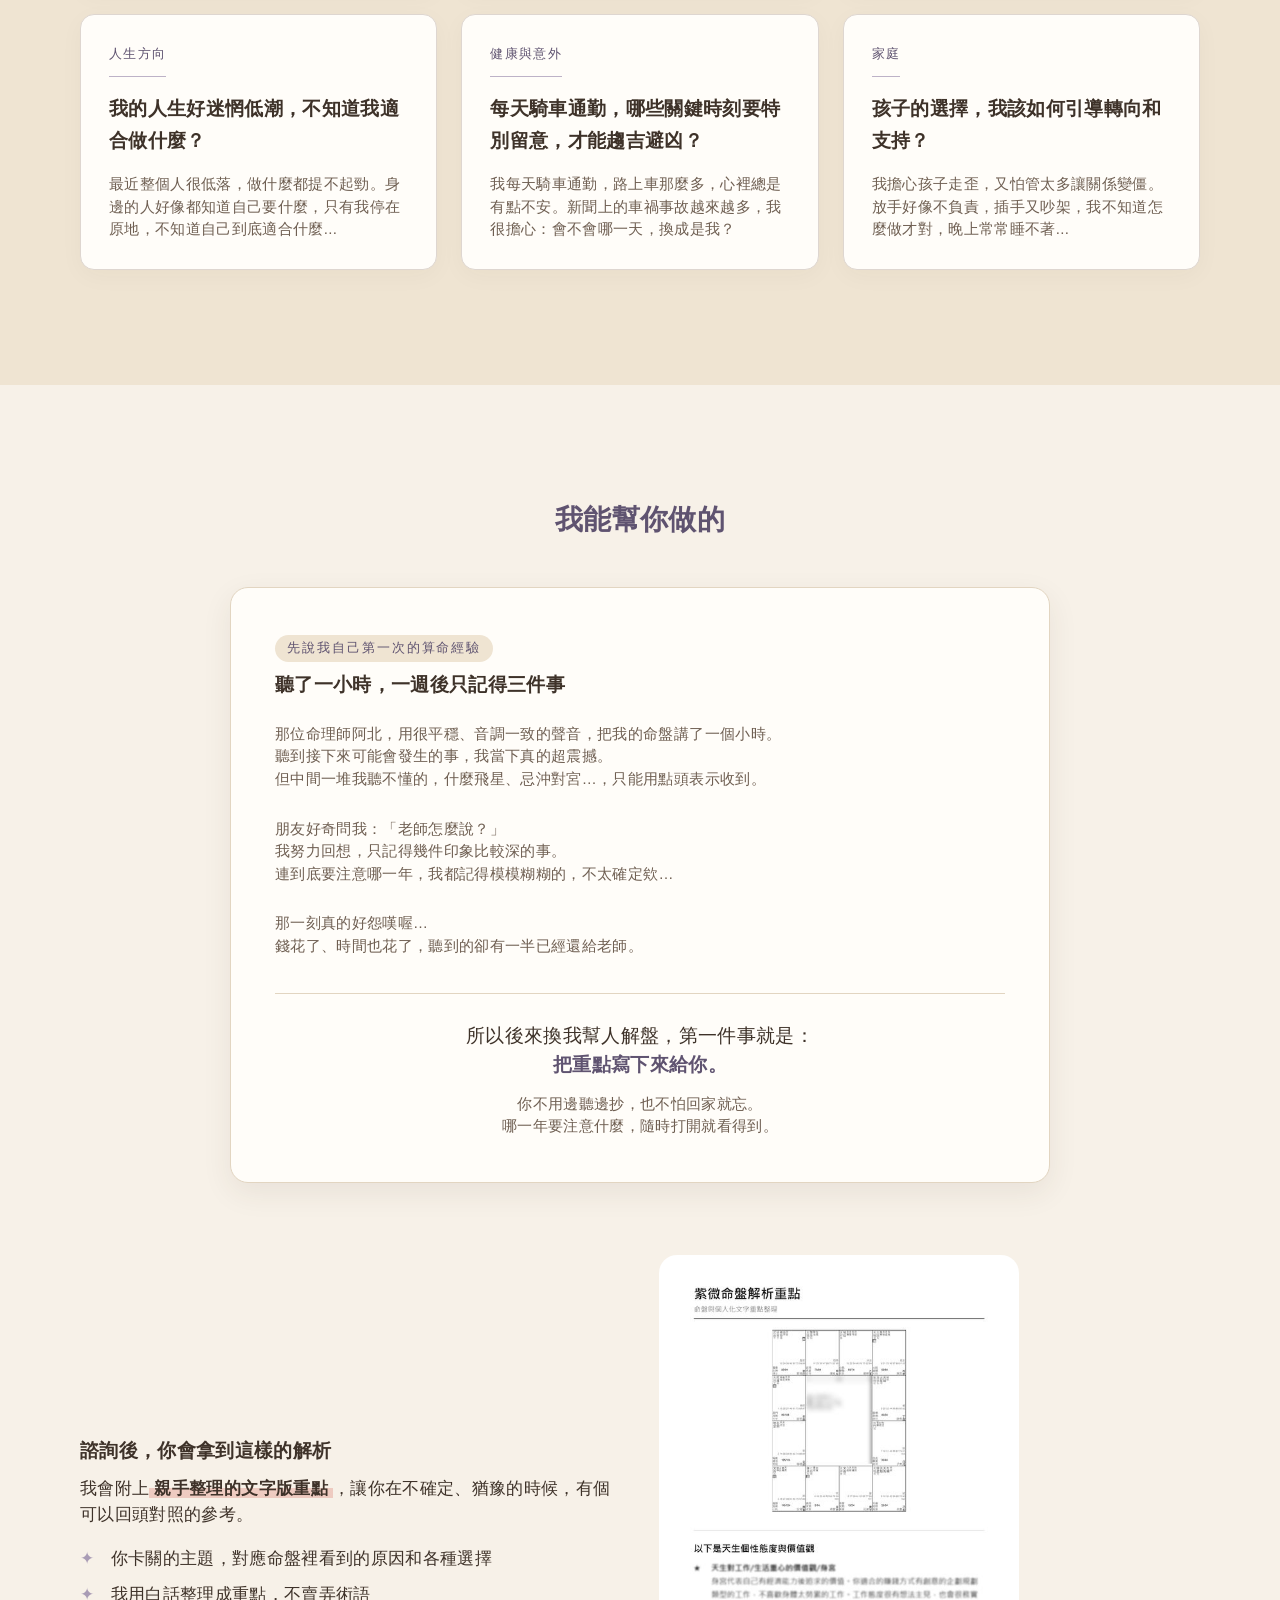
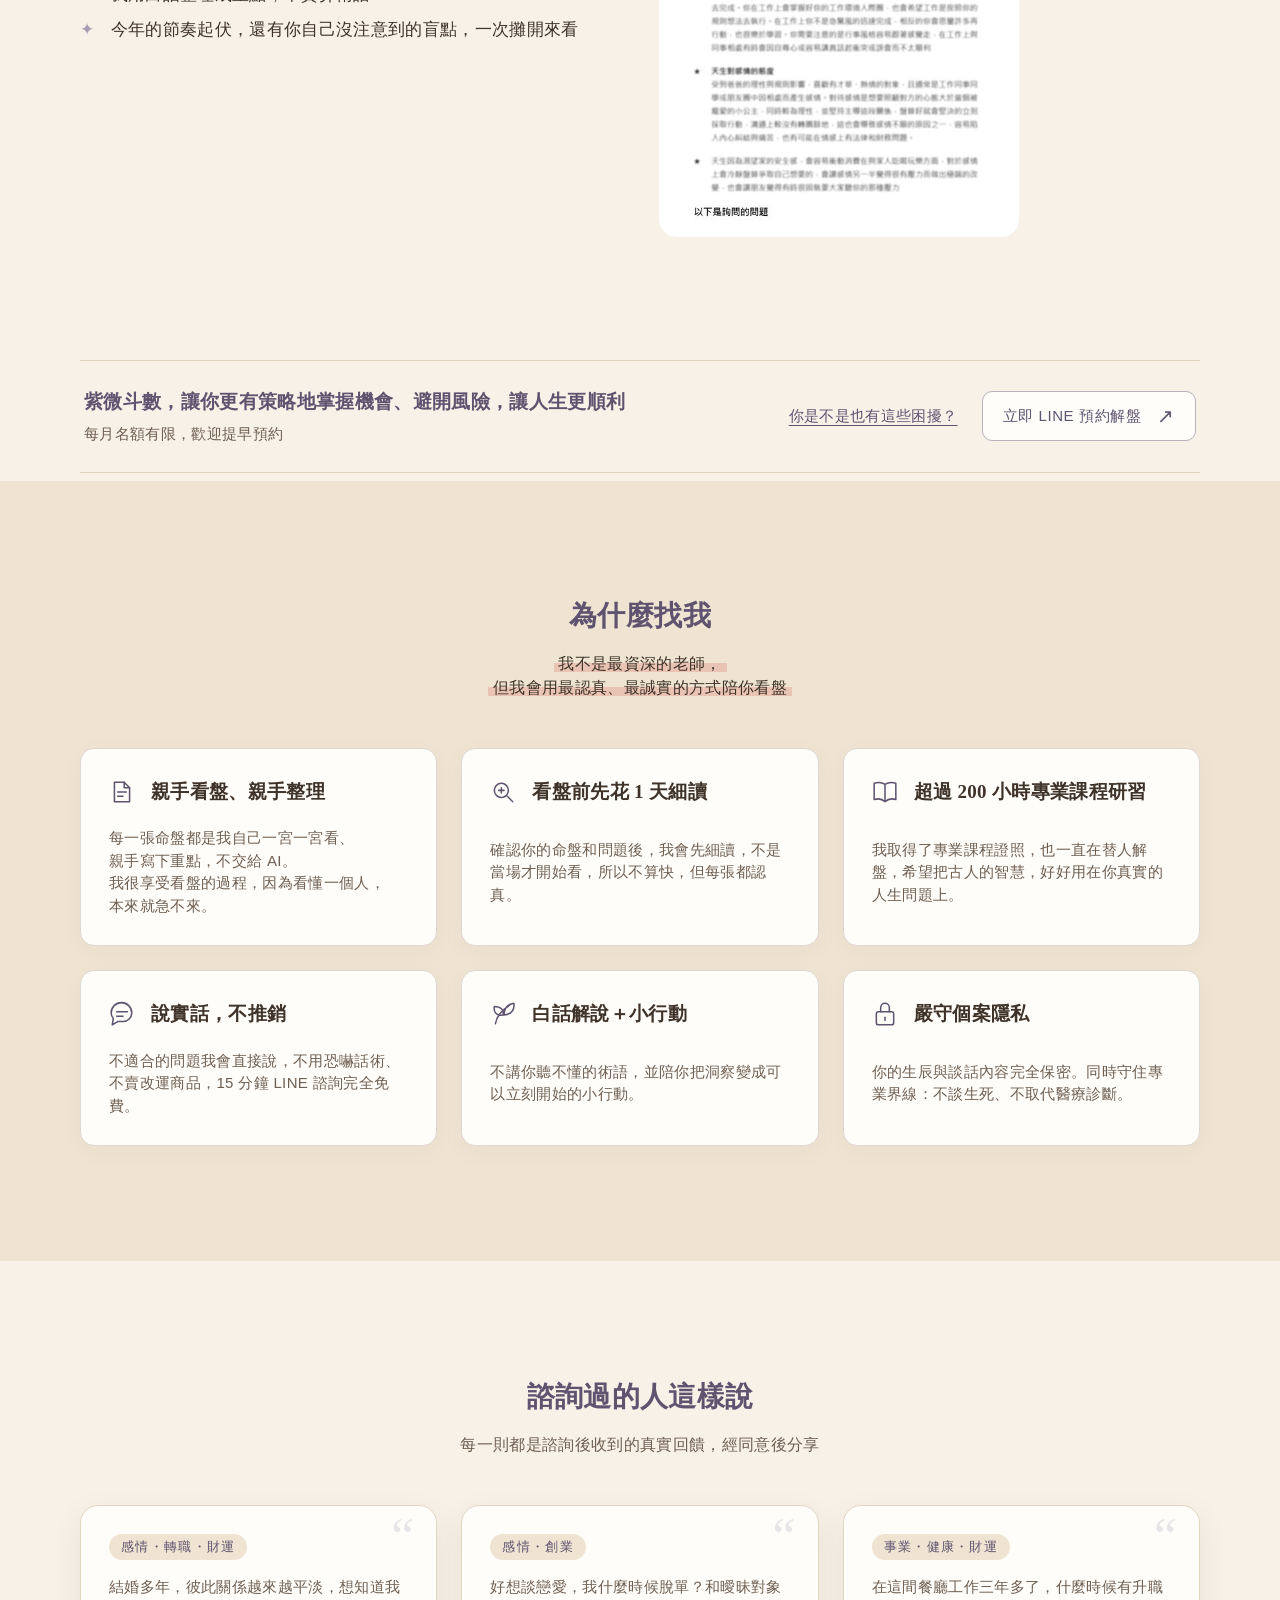
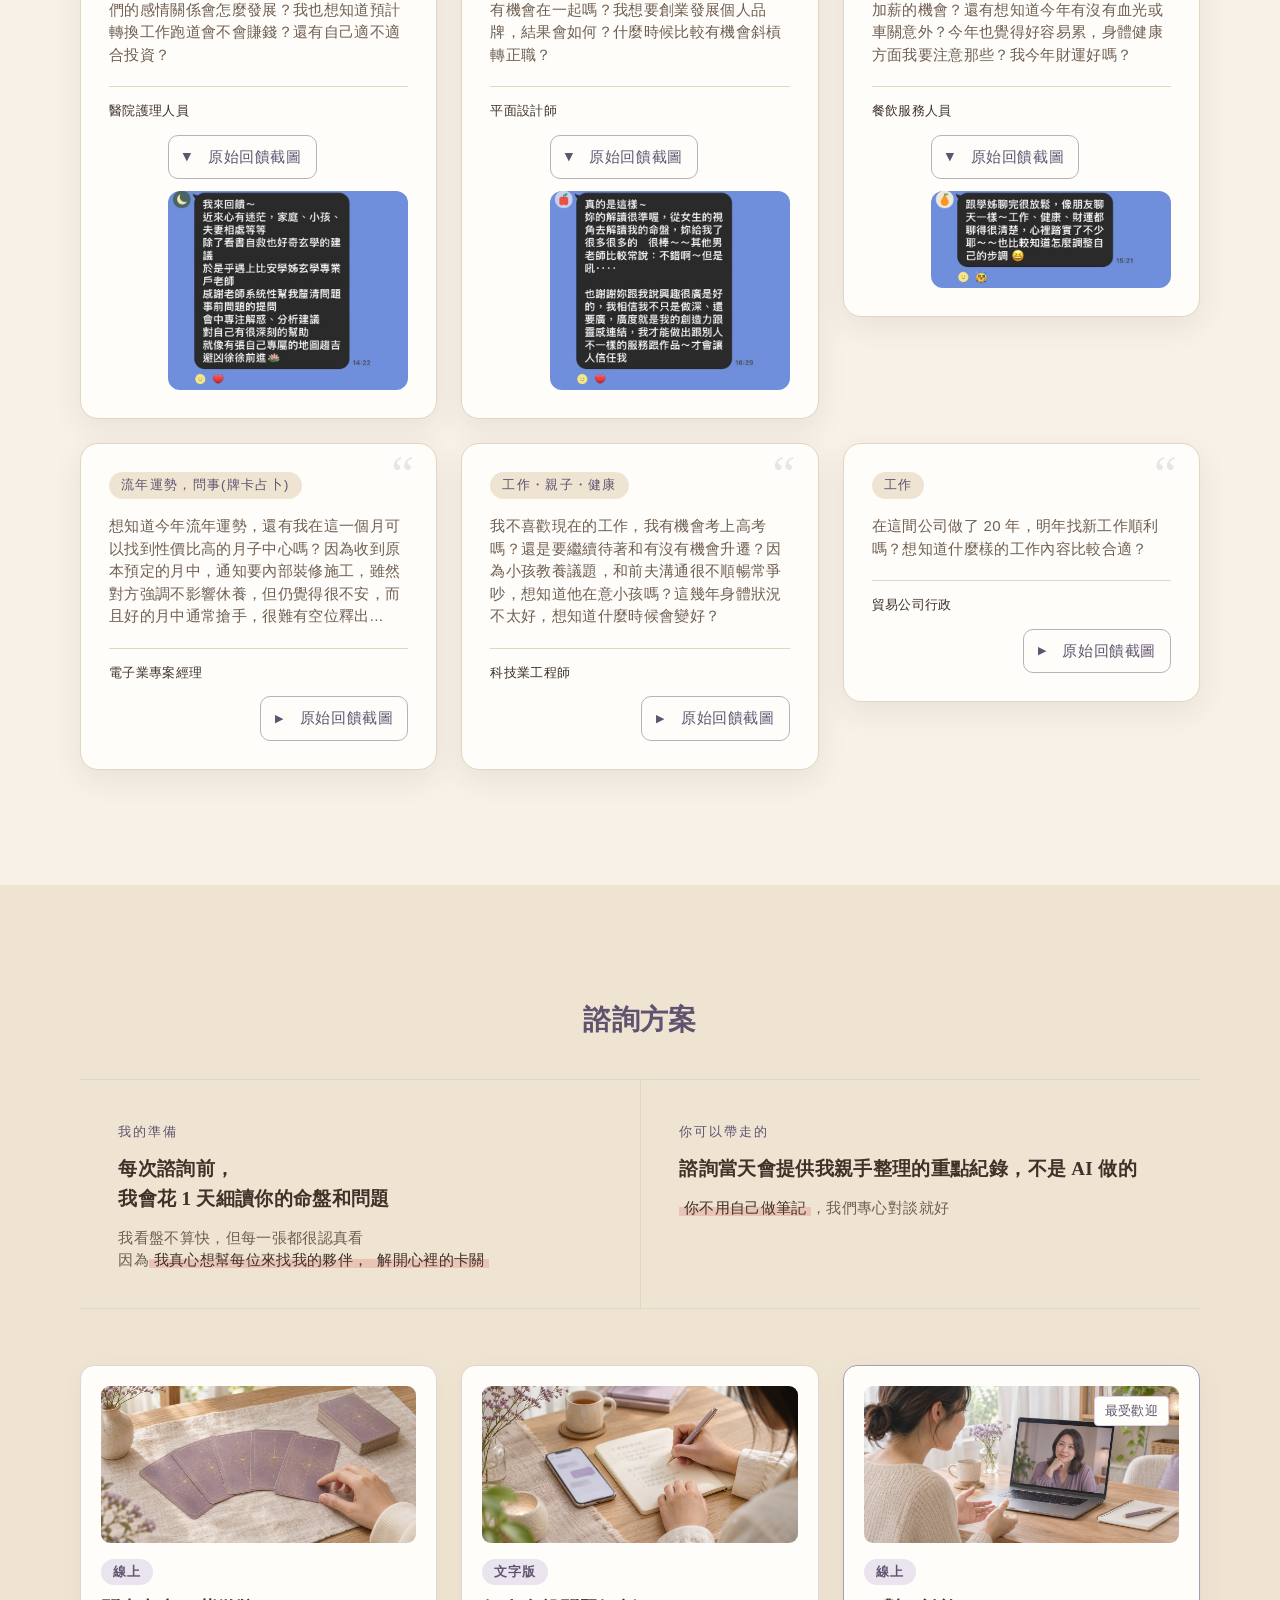
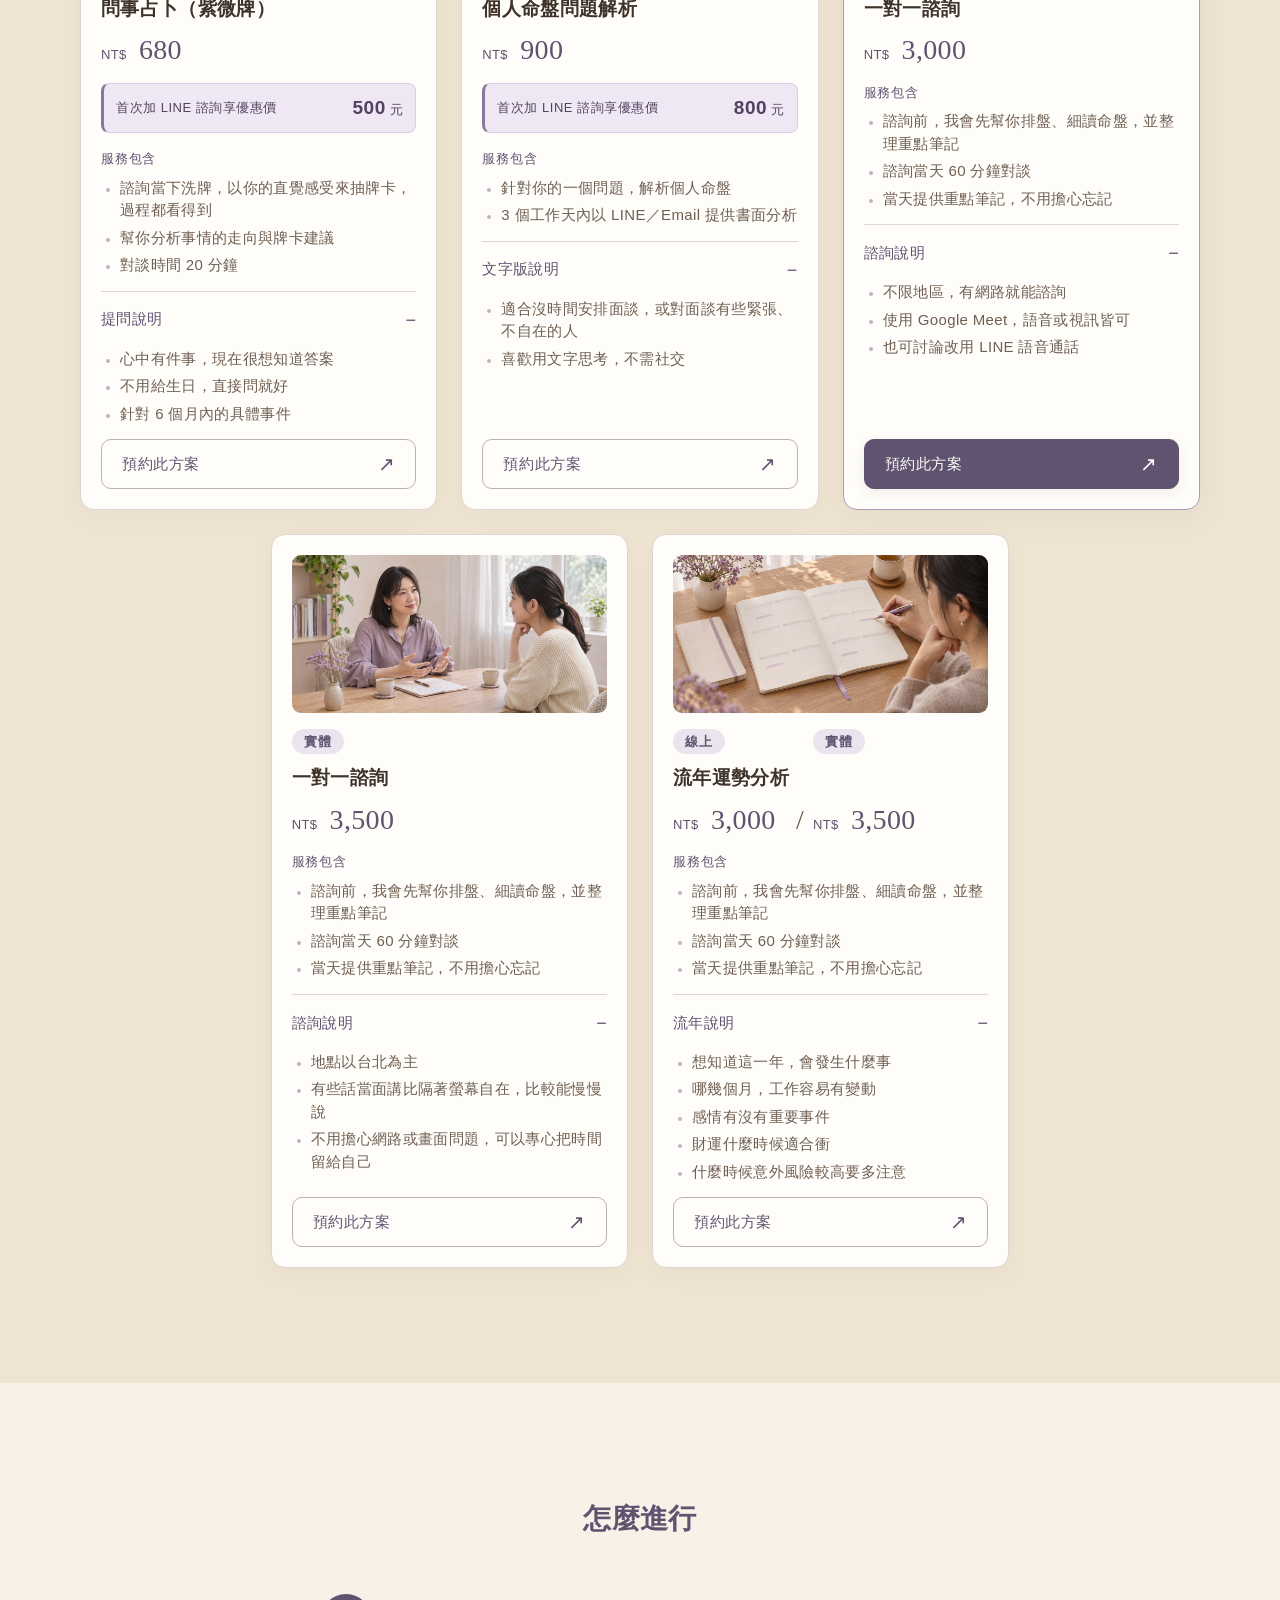
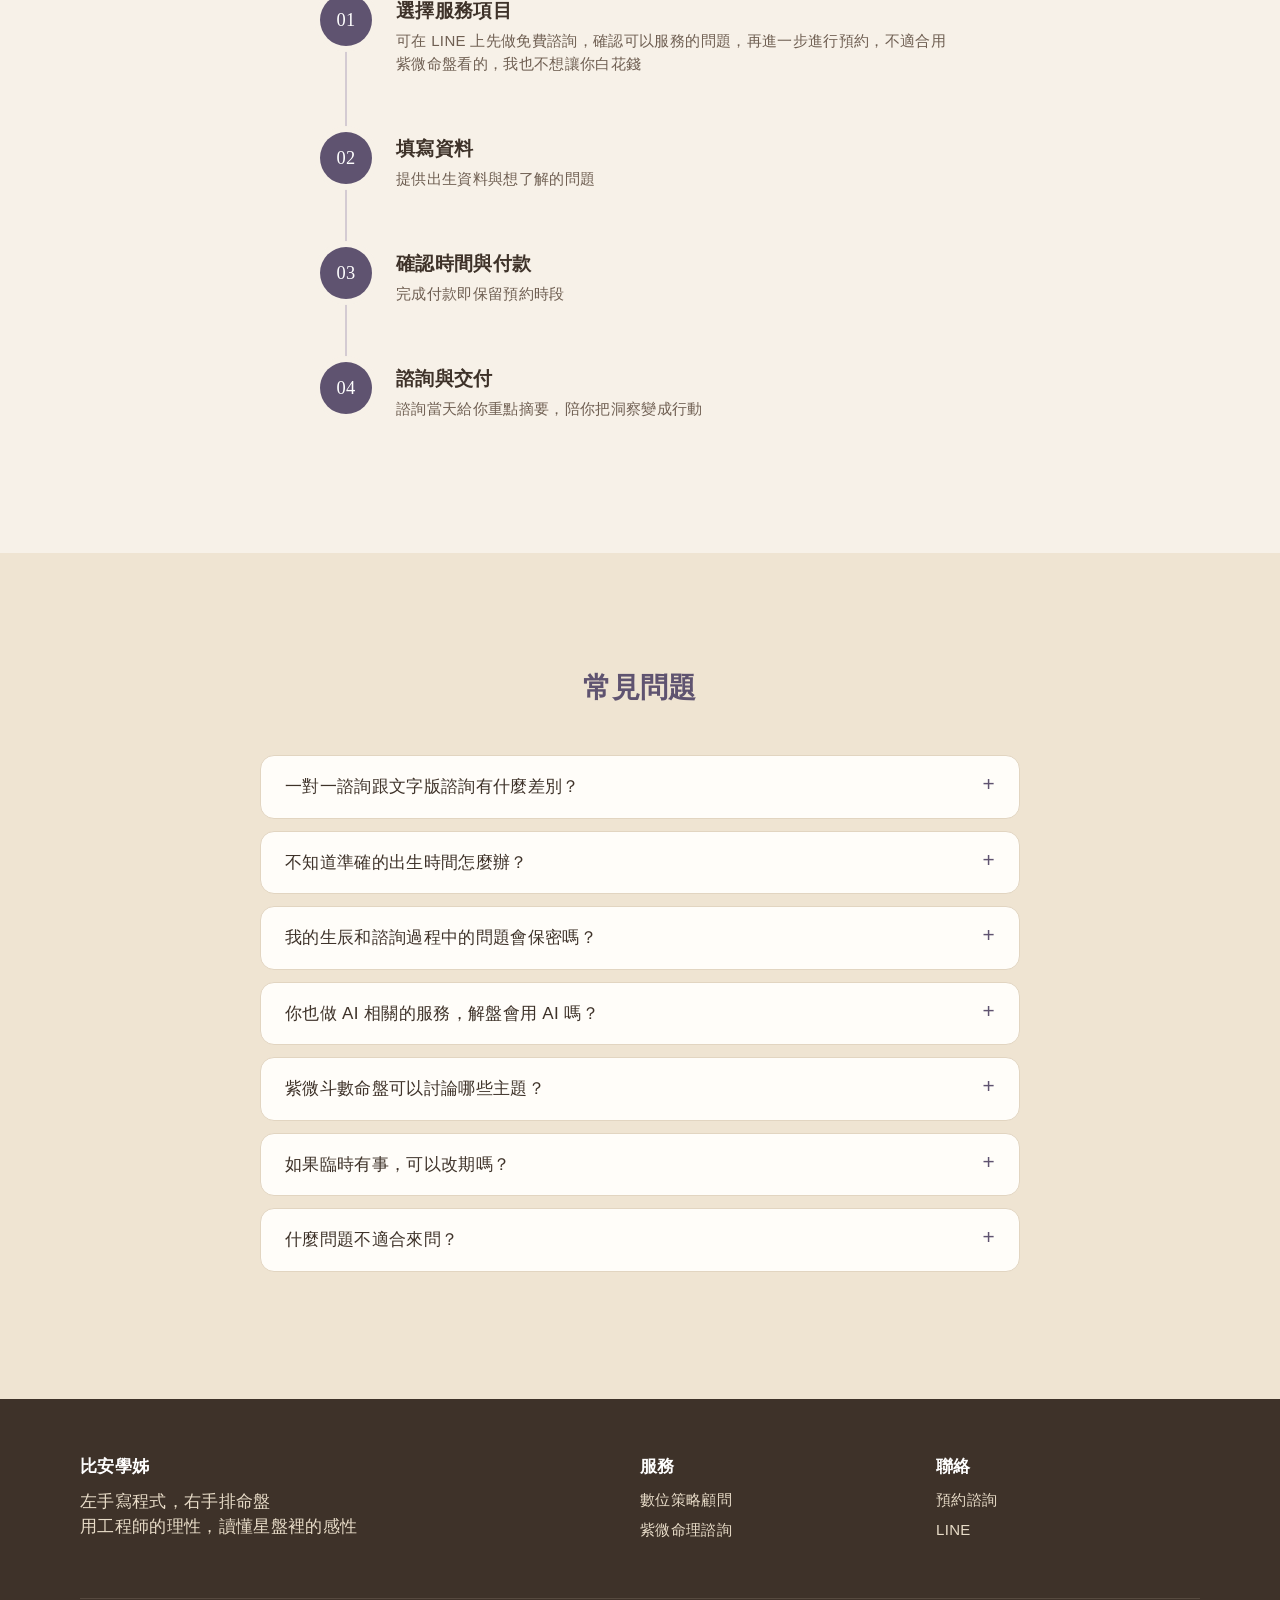
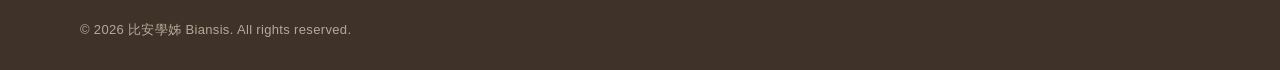
<file: lifemap.html>
<!doctype html>
<html lang="zh-Hant">
  <head>
    <meta charset="utf-8" />
    <meta
      http-equiv="Content-Security-Policy"
      content="default-src 'self'; script-src 'self' https://cdn.jsdelivr.net; style-src 'self' 'unsafe-inline' https://fonts.googleapis.com; font-src https://fonts.gstatic.com; img-src 'self' data:; connect-src 'self'; object-src 'none'; base-uri 'self'; form-action 'self'"
    />
    <meta name="referrer" content="strict-origin-when-cross-origin" />
    <meta name="viewport" content="width=device-width, initial-scale=1" />
    <title>比安學姊|紫微命理諮詢|線上解盤</title>
    <meta name="description" content="一對一紫微斗數諮詢，線上或實體解盤。比安學姊親手看盤、親手整理文字重點，陪你釐清工作方向、感情與流年運勢。" />
    <meta property="og:type" content="website" />
    <meta property="og:site_name" content="比安學姊" />
    <meta property="og:locale" content="zh_TW" />
    <meta property="og:title" content="比安學姊|紫微命理諮詢|線上解盤" />
    <meta property="og:description" content="一對一紫微斗數諮詢，線上或實體解盤。比安學姊親手看盤、親手整理文字重點，陪你釐清工作方向、感情與流年運勢。" />
    <link rel="icon" type="image/svg+xml" href="favicon.svg" />
    <link rel="preconnect" href="https://fonts.googleapis.com" />
    <link rel="preconnect" href="https://fonts.gstatic.com" crossorigin />
    <link
      href="https://fonts.googleapis.com/css2?family=Noto+Sans+TC:wght@400;500;700&family=Noto+Serif+TC:wght@500;700&display=swap"
      rel="stylesheet"
    />
    <link rel="stylesheet" href="assets/css/style.css?v=170" />
  </head>
  <body class="theme-ziwei page-lifemap">
    <header class="site-header"></header>

    <main>
      <section class="hero hero--wide">
        <div class="container">
          <div class="reveal">
            <h1>紫微命理諮詢</h1>
            <p class="lead">
              <span class="nb">有件事想了很久，</span
              ><span class="nb">還是拿不定主意嗎？</span><br />
              <span class="nb">不用先把問題整理好，</span
              ><span class="nb">帶著你現在的煩惱來聊就好。</span>
            </p>
            <p class="lead">
              <span class="nb">說實話，不瞎編、不推銷。</span><br />
              <span class="nb">我會把命盤講成你聽得懂的話。</span>
            </p>
            <div class="hero-actions">
              <a
                class="btn"
                href="https://lin.ee/U0YWXhv"
                target="_blank"
                rel="noopener noreferrer"
                >LINE 預約解盤</a
              >
              <p class="hero-note">
                <span>15 分鐘 LINE 諮詢完全免費。</span
                ><span>不適合的問題我會直接說，不推銷</span>
              </p>
              <div class="hero-links">
                <a href="#reviews">看看別人回饋</a>
                <a href="#how">諮詢方式</a>
                <a href="paipan">免費排盤</a>
              </div>
            </div>
          </div>
          <div class="hero-img reveal">
            <img
              src="assets/img/ziwei-consult-2.jpg"
              alt="桌前一對一諮詢，女生拿著手寫筆記，對面的人安靜聆聽"
            />
          </div>
        </div>
      </section>

      <section class="section section--alt" id="why">
        <div class="container">
          <div class="split">
            <div class="photo reveal">
              <img
                src="assets/img/ziwei-why-window-warm.jpg"
                alt="女子獨自站在窗邊沉思，暖米色光線與灰紫陰影映出迷惘的心情"
                width="1200"
                height="800"
              />
            </div>
            <div class="reveal">
              <h2>你是不是也有這些困擾？</h2>
              <ul class="checklist">
                <li>我打算離職，想找新的工作方向</li>
                <li>這段感情能穩定走下去嗎？還是會有變數？</li>
                <li>一直換工作，我到底適合做什麼？</li>
                <li>我好不安，想先知道今年的運勢會怎麼樣</li>
                <li>今年的財運會怎麼樣？我怕今年大破財</li>
                <li>最近工作怎麼做都不順，是不是有人在背後扯我後腿？</li>
              </ul>
            </div>
          </div>
          <div class="center reveal" style="margin: 72px 0 40px">
            <h3 class="sub-h">他們也曾這樣卡關</h3>
            <p class="note">
              <mark class="hl"
                ><span class="nb">整理幾個曾經被問過的問題，</span
                ><span class="nb">我很重視每個個案的保密</span></mark
              >
            </p>
          </div>
          <div class="grid-3">
            <div class="card reveal">
              <span class="story-tag">工作</span>
              <h3>做了五年，有升遷或加薪的機會嗎？還是該轉職換工作？</h3>
              <p>
                我在同一間公司做了五年，薪水沒什麼變，也看不到下一步。我該繼續等，還是早點離開？看著身邊朋友工作順遂、加薪升遷，我好猶豫...
              </p>
            </div>
            <div class="card reveal">
              <span class="story-tag">財運</span>
              <h3>今年會不會大破財？有中獎機會嗎？</h3>
              <p>
                今年的開銷突然變好多，存款一直在減少，我好焦慮。聽到朋友股市賺了很多錢，真的好羨慕，我什麼時候才會變有錢？
              </p>
            </div>
            <div class="card reveal">
              <span class="story-tag">感情</span>
              <h3>我們這段關係還適合繼續嗎？他對我有沒有好感？</h3>
              <p>
                我一直猜不透他的心思，回應忽冷忽熱，我們還常常吵架。繼續下去怕受傷，放手又捨不得，我真的好累...
              </p>
            </div>
            <div class="card reveal">
              <span class="story-tag">人生方向</span>
              <h3>我的人生好迷惘低潮，不知道我適合做什麼？</h3>
              <p>
                最近整個人很低落，做什麼都提不起勁。身邊的人好像都知道自己要什麼，只有我停在原地，不知道自己到底適合什麼...
              </p>
            </div>
            <div class="card reveal">
              <span class="story-tag">健康與意外</span>
              <h3>每天騎車通勤，哪些關鍵時刻要特別留意，才能趨吉避凶？</h3>
              <p>
                我每天騎車通勤，路上車那麼多，心裡總是有點不安。新聞上的車禍事故越來越多，我很擔心：會不會哪一天，換成是我？
              </p>
            </div>
            <div class="card reveal">
              <span class="story-tag">家庭</span>
              <h3>孩子的選擇，我該如何引導轉向和支持？</h3>
              <p>
                我擔心孩子走歪，又怕管太多讓關係變僵。放手好像不負責，插手又吵架，我不知道怎麼做才對，晚上常常睡不著...
              </p>
            </div>
          </div>
        </div>
      </section>

      <section class="section" id="help">
        <div class="container">
          <div class="center reveal" style="margin-bottom: 48px">
            <h2>我能幫你做的</h2>
          </div>
          <div class="story-me reveal">
            <span class="story-tag">先說我自己第一次的算命經驗</span>
            <h3>聽了一小時，一週後只記得三件事</h3>
            <div class="story-beats">
              <div>
                <p>
                  那位命理師阿北，用很平穩、音調一致的聲音，把我的命盤講了一個小時。<br />
                  聽到接下來可能會發生的事，我當下真的超震撼。<br />
                  但中間一堆我聽不懂的，什麼飛星、忌沖對宮…，只能用點頭表示收到。
                </p>
              </div>
              <div>
                <p>
                  朋友好奇問我：「老師怎麼說？」<br />
                  我努力回想，只記得幾件印象比較深的事。<br />
                  連到底要注意哪一年，我都記得模模糊糊的，不太確定欸…
                </p>
              </div>
              <div>
                <p>
                  那一刻真的好怨嘆喔…<br />
                  錢花了、時間也花了，聽到的卻有一半已經還給老師。
                </p>
              </div>
            </div>
            <div class="story-end">
              <p class="story-key">
                <span>所以後來換我幫人解盤，</span><span>第一件事就是：</span
                ><br /><strong>把重點寫下來給你。</strong>
              </p>
              <p>
                你不用邊聽邊抄，也不怕回家就忘。<br />
                哪一年要注意什麼，隨時打開就看得到。
              </p>
            </div>
          </div>
          <div class="split" style="margin-top: 72px">
            <div class="reveal">
              <h3 class="sub-h">諮詢後，你會拿到這樣的解析</h3>
              <p>
                我會附上<mark class="hl"
                  ><strong>親手整理的文字版重點</strong></mark
                >，讓你在不確定、猶豫的時候，有個可以回頭對照的參考。
              </p>
              <ul class="checklist">
                <li>你卡關的主題，對應命盤裡看到的原因和各種選擇</li>
                <li>我用白話整理成重點，不賣弄術語</li>
                <li>今年的節奏起伏，還有你自己沒注意到的盲點，一次攤開來看</li>
              </ul>
            </div>
            <div class="photo photo--locked reveal">
              <img
                src="assets/img/ziwei-result-9.jpg"
                alt="黑白報告版面的命盤與文字重點示意圖，命盤中間的個人資訊與下方內文已模糊"
                loading="lazy"
                draggable="false"
              />
            </div>
          </div>
        </div>
      </section>

      <section class="section section--slim">
        <div class="container">
          <div class="cta-soft reveal">
            <div class="cta-soft-text">
              <h3>紫微斗數，讓你更有策略地掌握機會、避開風險，讓人生更順利</h3>
              <p>每月名額有限，歡迎提早預約</p>
            </div>
            <div class="cta-soft-actions">
              <a class="cta-soft-link" href="#why">你是不是也有這些困擾？</a>
              <a
                class="btn btn--ghost"
                href="https://lin.ee/U0YWXhv"
                target="_blank"
                rel="noopener noreferrer"
                >立即 LINE 預約解盤</a
              >
            </div>
          </div>
        </div>
      </section>

      <section class="section section--alt" id="who">
        <div class="container">
          <div class="center reveal" style="margin-bottom: 48px">
            <h2>為什麼找我</h2>
            <p class="lead">
              <mark class="hl"
                >我不是最資深的老師，<br /><span class="nb"
                  >但我會用最認真、</span
                ><span class="nb">最誠實的方式陪你看盤</span></mark
              >
            </p>
          </div>
          <div class="grid-3">
            <div class="card reveal">
              <div class="card-icon" aria-hidden="true">
                <svg
                  viewBox="0 0 24 24"
                  fill="none"
                  stroke="currentColor"
                  stroke-width="1.4"
                  stroke-linecap="round"
                  stroke-linejoin="round"
                >
                  <path d="M14 3H5v18h14V8Z" />
                  <path d="M14 3v5h5M8 12h8M8 16h5" />
                </svg>
              </div>
              <h3>親手看盤、親手整理</h3>
              <p>
                <span class="nb">每一張命盤都是我自己一宮一宮看、</span><span class="nb">親手寫下重點，</span><span class="nb">不交給 AI。</span><span class="nb">我很享受看盤的過程，</span><span class="nb">因為看懂一個人，</span><span class="nb">本來就急不來。</span>
              </p>
            </div>
            <div class="card reveal">
              <div class="card-icon" aria-hidden="true">
                <svg
                  viewBox="0 0 24 24"
                  fill="none"
                  stroke="currentColor"
                  stroke-width="1.4"
                  stroke-linecap="round"
                  stroke-linejoin="round"
                >
                  <circle cx="10.5" cy="10.5" r="6.5" />
                  <path d="m16 16 5 5M8 10.5h5M10.5 8v5" />
                </svg>
              </div>
              <h3>看盤前先花 1 天細讀</h3>
              <p>
                確認你的命盤和問題後，我會先細讀，不是當場才開始看，所以不算快，但每張都認真。
              </p>
            </div>
            <div class="card reveal">
              <div class="card-icon" aria-hidden="true">
                <svg
                  viewBox="0 0 24 24"
                  fill="none"
                  stroke="currentColor"
                  stroke-width="1.4"
                  stroke-linecap="round"
                  stroke-linejoin="round"
                >
                  <path
                    d="M12 5v16M12 5C9 3 5 3 2 4v15c3-1 7-1 10 2 3-3 7-3 10-2V4c-3-1-7-1-10 1Z"
                  />
                </svg>
              </div>
              <h3>超過 200 小時專業課程研習</h3>
              <p>
                我取得了專業課程證照，也一直在替人解盤，希望把古人的智慧，好好用在你真實的人生問題上。
              </p>
            </div>
            <div class="card reveal">
              <div class="card-icon" aria-hidden="true">
                <svg
                  viewBox="0 0 24 24"
                  fill="none"
                  stroke="currentColor"
                  stroke-width="1.4"
                  stroke-linecap="round"
                  stroke-linejoin="round"
                >
                  <path
                    d="M21 11a8 8 0 0 1-8 8H8l-5 3 1-6a8 8 0 0 1-2-5 9.5 9.5 0 0 1 19 0Z"
                  />
                  <path d="M7 10h10M7 14h6" />
                </svg>
              </div>
              <h3>說實話，不推銷</h3>
              <p>
                不適合的問題我會直接說，不用恐嚇話術、不賣改運商品，15 分鐘 LINE
                諮詢完全免費。
              </p>
            </div>
            <div class="card reveal">
              <div class="card-icon" aria-hidden="true">
                <svg
                  viewBox="0 0 24 24"
                  fill="none"
                  stroke="currentColor"
                  stroke-width="1.4"
                  stroke-linecap="round"
                  stroke-linejoin="round"
                >
                  <path
                    d="M5 21c1-7 5-12 13-17M12 13C6 14 3 10 4 5c6 0 9 3 8 8ZM13 13c0-6 3-10 9-11 1 6-2 10-9 11Z"
                  />
                </svg>
              </div>
              <h3>白話解說＋小行動</h3>
              <p>不講你聽不懂的術語，並陪你把洞察變成可以立刻開始的小行動。</p>
            </div>
            <div class="card reveal">
              <div class="card-icon" aria-hidden="true">
                <svg
                  viewBox="0 0 24 24"
                  fill="none"
                  stroke="currentColor"
                  stroke-width="1.4"
                  stroke-linecap="round"
                  stroke-linejoin="round"
                >
                  <rect x="4" y="10" width="16" height="12" rx="2" />
                  <path d="M8 10V6a4 4 0 0 1 8 0v4M12 15v3" />
                </svg>
              </div>
              <h3>嚴守個案隱私</h3>
              <p>
                你的生辰與談話內容完全保密。同時守住專業界線：不談生死、不取代醫療診斷。
              </p>
            </div>
          </div>
        </div>
      </section>

      <section class="section" id="reviews">
        <div class="container">
          <div class="center reveal" style="margin-bottom: 48px">
            <h2>諮詢過的人這樣說</h2>
            <p class="lead">每一則都是諮詢後收到的真實回饋，經同意後分享</p>
          </div>
          <div class="reviews reviews--compact">
            <figure class="review reveal">
              <span class="review-topic">感情・轉職・財運</span>
              <blockquote>
                <p>
                  結婚多年，彼此關係越來越平淡，想知道我們的感情關係會怎麼發展？我也想知道預計轉換工作跑道會不會賺錢？還有自己適不適合投資？
                </p>
              </blockquote>
              <figcaption>醫院護理人員</figcaption>
              <details class="review-shot" open>
                <summary>原始回饋截圖</summary>
                <img
                  src="assets/img/reviews/review-1.jpg"
                  alt="醫院護理人員的回饋截圖"
                  loading="lazy"
                />
              </details>
            </figure>
            <figure class="review reveal">
              <span class="review-topic">感情・創業</span>
              <blockquote>
                <p>
                  好想談戀愛，我什麼時候脫單？和曖昧對象有機會在一起嗎？我想要創業發展個人品牌，結果會如何？什麼時候比較有機會斜槓轉正職？
                </p>
              </blockquote>
              <figcaption>平面設計師</figcaption>
              <details class="review-shot" open>
                <summary>原始回饋截圖</summary>
                <img
                  src="assets/img/reviews/review-2.jpg"
                  alt="平面設計師的回饋截圖"
                  loading="lazy"
                />
              </details>
            </figure>
            <figure class="review reveal">
              <span class="review-topic">事業・健康・財運</span>
              <blockquote>
                <p>
                  在這間餐廳工作三年多了，什麼時候有升職加薪的機會？還有想知道今年有沒有血光或車關意外？今年也覺得好容易累，身體健康方面我要注意那些？我今年財運好嗎？
                </p>
              </blockquote>
              <figcaption>餐飲服務人員</figcaption>
              <details class="review-shot" open>
                <summary>原始回饋截圖</summary>
                <img
                  src="assets/img/reviews/review-3.jpg"
                  alt="餐飲服務人員的回饋截圖"
                  loading="lazy"
                />
              </details>
            </figure>
            <figure class="review reveal">
              <span class="review-topic">流年運勢，問事(牌卡占卜)</span>
              <blockquote>
                <p>
                  想知道今年流年運勢，還有我在這一個月可以找到性價比高的月子中心嗎？因為收到原本預定的月中，通知要內部裝修施工，雖然對方強調不影響休養，但仍覺得很不安，而且好的月中通常搶手，很難有空位釋出...
                </p>
              </blockquote>
              <figcaption>電子業專案經理</figcaption>
              <details class="review-shot">
                <summary>原始回饋截圖</summary>
                <img
                  src="assets/img/reviews/review-4-1.jpg"
                  alt="電子業專案經理的回饋截圖之一"
                  loading="lazy"
                /><img
                  src="assets/img/reviews/review-4-2.jpg"
                  alt="電子業專案經理的回饋截圖之二"
                  loading="lazy"
                />
              </details>
            </figure>
            <figure class="review reveal">
              <span class="review-topic">工作・親子・健康</span>
              <blockquote>
                <p>
                  我不喜歡現在的工作，我有機會考上高考嗎？還是要繼續待著和有沒有機會升遷？因為小孩教養議題，和前夫溝通很不順暢常爭吵，想知道他在意小孩嗎？這幾年身體狀況不太好，想知道什麼時候會變好？
                </p>
              </blockquote>
              <figcaption>科技業工程師</figcaption>
              <details class="review-shot">
                <summary>原始回饋截圖</summary>
                <img
                  src="assets/img/reviews/review-5.jpg"
                  alt="科技業工程師的回饋截圖"
                  loading="lazy"
                />
              </details>
            </figure>
            <figure class="review reveal">
              <span class="review-topic">工作</span>
              <blockquote>
                <p>
                  在這間公司做了 20
                  年，明年找新工作順利嗎？想知道什麼樣的工作內容比較合適？
                </p>
              </blockquote>
              <figcaption>貿易公司行政</figcaption>
              <details class="review-shot">
                <summary>原始回饋截圖</summary>
                <img
                  src="assets/img/reviews/review-6.jpg"
                  alt="貿易公司行政的回饋截圖"
                  loading="lazy"
                />
              </details>
            </figure>
          </div>
        </div>
      </section>

      <section class="section section--alt" id="plans">
        <div class="container">
          <div class="center reveal">
            <h2>諮詢方案</h2>
          </div>
          <div class="plans-intro">
            <div class="plans-point reveal">
              <span class="story-tag">我的準備</span>
              <h3>每次諮詢前，<br />我會花 1 天細讀你的命盤和問題</h3>
              <p>
                我看盤不算快，但每一張都很認真看<br />
                <span class="nb">因為<mark class="hl">我真心想幫每位來找我的夥伴，</mark></span><span class="nb"><mark class="hl">解開心裡的卡關</mark></span>
              </p>
            </div>
            <div class="plans-point reveal">
              <span class="story-tag">你可以帶走的</span>
              <h3>諮詢當天會提供我親手整理的重點紀錄，不是 AI 做的</h3>
              <p><mark class="hl">你不用自己做筆記</mark>，我們專心對談就好</p>
            </div>
          </div>
          <div class="grid-3 plans plans--5" style="margin-top: 56px">
            <div class="card plan reveal">
              <img
                class="plan-img"
                src="assets/img/plan-cards-lavender.jpg"
                alt="米色桌布上攤開灰紫色牌背，手指輕觸牌卡準備選牌"
                loading="lazy"
              />
              <h3><span class="plan-mode">線上</span>問事占卜（紫微牌）</h3>
              <div class="price">
                <span class="price-currency">NT$</span> 680
              </div>
              <p class="plan-promo">
                <span class="promo-label">首次加 LINE 諮詢享優惠價</span
                ><strong>500<span class="promo-unit">元</span></strong>
              </p>
              <p class="plan-incl">服務包含</p>
              <ul>
                <li>諮詢當下洗牌，以你的直覺感受來抽牌卡，過程都看得到</li>
                <li>幫你分析事情的走向與牌卡建議</li>
                <li>對談時間 20 分鐘</li>
              </ul>
              <details class="plan-note" open>
                <summary class="plan-incl">提問說明</summary>
                <ul>
                  <li>心中有件事，現在很想知道答案</li>
                  <li>不用給生日，直接問就好</li>
                  <li>針對 6 個月內的具體事件</li>
                </ul>
              </details>
              <a
                class="btn btn--ghost"
                href="https://lin.ee/U0YWXhv"
                target="_blank"
                rel="noopener noreferrer"
                >預約此方案</a
              >
            </div>
            <div class="card plan reveal">
              <img
                class="plan-img"
                src="assets/img/plan-text-warm.jpg"
                alt="手寫整理解析重點，旁邊手機顯示文字訊息的情境圖"
                loading="lazy"
              />
              <h3><span class="plan-mode">文字版</span>個人命盤問題解析</h3>
              <div class="price">
                <span class="price-currency">NT$</span> 900
              </div>
              <p class="plan-promo">
                <span class="promo-label">首次加 LINE 諮詢享優惠價</span
                ><strong>800<span class="promo-unit">元</span></strong>
              </p>
              <p class="plan-incl">服務包含</p>
              <ul>
                <li>針對你的一個問題，解析個人命盤</li>
                <li>3 個工作天內以 LINE／Email 提供書面分析</li>
              </ul>
              <details class="plan-note" open>
                <summary class="plan-incl">文字版說明</summary>
                <ul>
                  <li>適合沒時間安排面談，或對面談有些緊張、不自在的人</li>
                  <li>喜歡用文字思考，不需社交</li>
                </ul>
              </details>
              <a
                class="btn btn--ghost"
                href="https://lin.ee/U0YWXhv"
                target="_blank"
                rel="noopener noreferrer"
                >預約此方案</a
              >
            </div>
            <div class="card plan featured reveal">
              <img
                class="plan-img"
                src="assets/img/plan-online-asian.jpg"
                alt="兩位亞洲女性透過筆電進行一對一視訊諮詢的情境圖"
                loading="lazy"
              />
              <h3><span class="plan-mode">線上</span>一對一諮詢</h3>
              <div class="price">
                <span class="price-currency">NT$</span> 3,000
              </div>
              <p class="plan-incl">服務包含</p>
              <ul>
                <li>諮詢前，我會先幫你排盤、細讀命盤，並整理重點筆記</li>
                <li>諮詢當天 60 分鐘對談</li>
                <li>當天提供重點筆記，不用擔心忘記</li>
              </ul>
              <details class="plan-note" open>
                <summary class="plan-incl">諮詢說明</summary>
                <ul>
                  <li>不限地區，有網路就能諮詢</li>
                  <li>使用 Google Meet，語音或視訊皆可</li>
                  <li>也可討論改用 LINE 語音通話</li>
                </ul>
              </details>
              <a
                class="btn"
                href="https://lin.ee/U0YWXhv"
                target="_blank"
                rel="noopener noreferrer"
                >預約此方案</a
              >
            </div>
            <div class="card plan reveal">
              <img
                class="plan-img"
                src="assets/img/plan-offline-asian-warm.jpg"
                alt="兩位亞洲女性在暖米色空間面對面諮詢，桌上擺放筆記與茶杯"
                loading="lazy"
              />
              <h3><span class="plan-mode">實體</span>一對一諮詢</h3>
              <div class="price">
                <span class="price-currency">NT$</span> 3,500
              </div>
              <p class="plan-incl">服務包含</p>
              <ul>
                <li>諮詢前，我會先幫你排盤、細讀命盤，並整理重點筆記</li>
                <li>諮詢當天 60 分鐘對談</li>
                <li>當天提供重點筆記，不用擔心忘記</li>
              </ul>
              <details class="plan-note" open>
                <summary class="plan-incl">諮詢說明</summary>
                <ul>
                  <li>地點以台北為主</li>
                  <li>有些話當面講比隔著螢幕自在，比較能慢慢說</li>
                  <li>不用擔心網路或畫面問題，可以專心把時間留給自己</li>
                </ul>
              </details>

              <a
                class="btn btn--ghost"
                href="https://lin.ee/U0YWXhv"
                target="_blank"
                rel="noopener noreferrer"
                >預約此方案</a
              >
            </div>
            <div class="card plan reveal">
              <img
                class="plan-img"
                src="assets/img/plan-year-planner.jpg"
                alt="翻開全年行事曆，以灰紫色標記重點時段並思考年度安排"
                loading="lazy"
              />
              <h3>
                <span class="plan-pair"
                  ><span class="plan-mode">線上</span
                  ><span class="plan-mode">實體</span></span
                >流年運勢分析
              </h3>
              <div class="plan-pair">
                <div class="price">
                  <span class="price-currency">NT$</span> 3,000
                </div>
                <div class="price">
                  <span class="price-currency">NT$</span> 3,500
                </div>
              </div>
              <p class="plan-incl">服務包含</p>
              <ul>
                <li>諮詢前，我會先幫你排盤、細讀命盤，並整理重點筆記</li>
                <li>諮詢當天 60 分鐘對談</li>
                <li>當天提供重點筆記，不用擔心忘記</li>
              </ul>
              <details class="plan-note" open>
                <summary class="plan-incl">流年說明</summary>
                <ul>
                  <li>想知道這一年，會發生什麼事</li>
                  <li>哪幾個月，工作容易有變動</li>
                  <li>感情有沒有重要事件</li>
                  <li>財運什麼時候適合衝</li>
                  <li>什麼時候意外風險較高要多注意</li>
                </ul>
              </details>
              <a
                class="btn btn--ghost"
                href="https://lin.ee/U0YWXhv"
                target="_blank"
                rel="noopener noreferrer"
                >預約此方案</a
              >
            </div>
          </div>
        </div>
      </section>

      <section class="section" id="how">
        <div class="container">
          <div class="center reveal" style="margin-bottom: 56px">
            <h2>怎麼進行</h2>
          </div>
          <div class="steps steps--vertical">
            <div class="step reveal">
              <h3>選擇服務項目</h3>
              <p>
                可在 LINE
                上先做免費諮詢，確認可以服務的問題，再進一步進行預約，不適合用紫微命盤看的，我也不想讓你白花錢
              </p>
            </div>
            <div class="step reveal">
              <h3>填寫資料</h3>
              <p>提供出生資料與想了解的問題</p>
            </div>
            <div class="step reveal">
              <h3>確認時間與付款</h3>
              <p>完成付款即保留預約時段</p>
            </div>
            <div class="step reveal">
              <h3>諮詢與交付</h3>
              <p>諮詢當天給你重點摘要，陪你把洞察變成行動</p>
            </div>
          </div>
        </div>
      </section>

      <section class="section section--alt">
        <div class="container">
          <div class="center reveal" style="margin-bottom: 48px">
            <h2>常見問題</h2>
          </div>
          <div class="faq reveal">
            <details>
              <summary>一對一諮詢跟文字版諮詢有什麼差別？</summary>
              <ul class="faq-topics">
                <li>一對一諮詢是 60 分鐘對談，適合需要來回討論的複雜問題。</li>
                <li>
                  文字版諮詢是聚焦一個問題，3 個工作日內以 LINE／Email
                  提供書面分析，適合沒時間安排面談，或對面談有些緊張、不自在的人，可以透過閱讀文字報告，沉澱思考，不需要社交。
                </li>
              </ul>
            </details>
            <details>
              <summary>不知道準確的出生時間怎麼辦？</summary>
              <p>
                排盤需要精確的出生年、月、日、時，如果不確定可至戶政事務所查閱（台灣地區）。
              </p>
            </details>
            <details>
              <summary><span><span class="nb">我的生辰</span><span class="nb">和諮詢過程中的問題</span><span class="nb">會保密嗎？</span></span></summary>
              <p>
                你的生辰資料和諮詢過程中的所有事情都會保密，不會對外分享或公開。
              </p>
            </details>
            <details>
              <summary><span><span class="nb">你也做 AI 相關的服務，</span><span class="nb">解盤會用 AI 嗎？</span></span></summary>
              <p>
                不會。AI 是我在數位策略顧問工作上用的工具，紫微是另一項完全分開的服務。命盤我都自己看，因為我喜歡看盤，也覺得每個人的狀況需要真的被讀懂，這個我不想交給 AI。
              </p>
            </details>
            <details>
              <summary>紫微斗數命盤可以討論哪些主題？</summary>
              <p>只要和你的人生有關，大多都可以討論，不管是：</p>
              <ul class="faq-topics">
                <li>人生方向與目標</li>
                <li>工作機會與職涯規劃</li>
                <li>事業發展與創業</li>
                <li>財務與金錢觀</li>
                <li>感情與人際關係</li>
                <li>健康與風險提醒</li>
                <li>最近卡關、不知道怎麼選擇的事情</li>
              </ul>
              <p>
                紫微斗數都可以從不同角度切入，幫你整理目前的狀況與可能的選擇。
              </p>
            </details>
            <details>
              <summary>如果臨時有事，可以改期嗎？</summary>
              <ul class="faq-topics">
                <li>請於諮詢日前 3 天告知，我們會一起安排新的時間。</li>
                <li>
                  若當天臨時遲到或未事先通知缺席，等待 15
                  分鐘後將視同取消，恕無法退費。
                </li>
                <li>
                  每個預約時段，都代表有人願意把時間留給自己的生命課題，我也希望公平尊重每一位來諮詢的人。
                </li>
              </ul>
            </details>
            <details>
              <summary>什麼問題不適合來問？</summary>
              <p>
                不詢問生死相關議題，以及無法取代醫療診斷，健康疑慮請務必尋求專業醫生建議，紫微斗數僅提供健康與意外風險提醒。
              </p>
            </details>
          </div>
        </div>
      </section>
    </main>

    <footer class="site-footer"></footer>
    <script src="assets/js/main.js?v=25"></script>
  </body>
</html>
</file>
<file: assets/css/style.css>
@layer site-existing {
/* =========================================================
   比安學姊 — 共用樣式
   主題：body.theme-earth（大地色）/ theme-ziwei（灰調紫）/ theme-ai（灰綠）
   ========================================================= */

:root {
  /* 大地色系（預設） */
  --bg: #F7F1E8;          /* 奶油米 */
  --bg-alt: #EFE4D2;      /* 沙色 */
  --surface: #FFFDF9;
  --primary: #B5704F;     /* 赤陶 */
  --primary-deep: #8A5236;
  --accent: #8A8F6A;      /* 橄欖 */
  --text: #3E3229;        /* 深咖啡 */
  --muted: #6F5F52;
  --line: #E2D5C1;
  --on-primary: #FFFDF9;

  --font-serif: "Noto Serif TC", "Songti TC", serif;
  --font-sans: "Noto Sans TC", "PingFang TC", "Microsoft JhengHei", sans-serif;
  --radius: 18px;
  --shadow: 0 10px 30px rgba(62, 50, 41, .08);
  --container: 1120px;

  /* 全站字級：只用這 6 級（手機版在檔案最後調整） */
  --fs-h1: 46px;
  --fs-h2: 28px;
  --fs-h3: 19px;
  --fs-body: 17px;
  --fs-note: 15px;
  --fs-small: 13px;
}

/* 服務頁：底色沿用主站大地色，只換「標題色＋識別色塊」
   --block      識別色塊（首屏色塊、卡片上緣）
   --block-soft 淺色識別（圖示底、標籤）
   --title      h1 / h2 標題色 */
body.theme-ziwei {
  --primary: #A99CB5;     /* 灰調紫 */
  --primary-deep: #5F5370;
  --title: #7D6F8C;
  --block: #BDB2C7;
  --block-soft: #E9E4EE;
  --btn: var(--primary-deep);
}

body.theme-ai {
  --primary: #A4BDA8;     /* 灰綠（參考 zoeyk 30free） */
  --primary-deep: #4F6C55;
  --title: #5E7D64;
  --block: #A4BDA8;
  --block-soft: #E3ECE3;
  --btn: var(--primary-deep);
}

body.theme-ziwei h1, body.theme-ziwei h2,
body.theme-ai h1, body.theme-ai h2 { color: var(--title); }
body.theme-ziwei .card-icon, body.theme-ziwei .tag,
body.theme-ai .card-icon, body.theme-ai .tag { background: var(--block-soft); }
body.theme-ziwei .card, body.theme-ai .card { border-top: 4px solid var(--block); }
body.theme-ziwei .plan.featured, body.theme-ai .plan.featured { border-top-width: 2px; }

/* ---------- base ---------- */
*, *::before, *::after { box-sizing: border-box; }
html { scroll-behavior: smooth; }
body {
  margin: 0;
  background: var(--bg);
  color: var(--text);
  font-family: var(--font-sans);
  font-size: var(--fs-body);
  line-height: 1.75;
  letter-spacing: .02em;
  -webkit-font-smoothing: antialiased;
}
img { max-width: 100%; display: block; }
a { color: var(--primary-deep); text-decoration: none; }
a:hover { text-decoration: underline; }
h1, h2, h3, h4 { font-family: var(--font-serif); line-height: 1.4; margin: 0 0 .6em; color: var(--text); }
h1 { font-size: var(--fs-h1); }
h2 { font-size: var(--fs-h2); }
h3 { font-size: var(--fs-h3); }
p { margin: 0 0 1.1em; }

.container { width: min(var(--container), 100% - 32px); margin-inline: auto; }
.section { padding: clamp(64px, 9vw, 120px) 0; }
.section--alt { background: var(--bg-alt); }
.center { text-align: center; }
.eyebrow {
  display: inline-block;
  font-size: var(--fs-small);
  letter-spacing: .25em;
  text-transform: uppercase;
  color: var(--primary-deep);
  margin-bottom: .8em;
}
.lead { font-size: 1rem; line-height: 1.5; font-weight: 400; color: var(--muted); max-width: 748px; }
.center .lead { margin-inline: auto; }
.todo { background: rgba(181, 112, 79, .12); border-radius: 4px; padding: 0 .3em; font-size: .85em; color: #8A5236; }

/* ---------- buttons ---------- */
.btn {
  display: inline-block;
  padding: .8em 1.8em;
  border-radius: 999px;
  background: var(--btn, var(--primary));
  color: var(--on-primary);
  font-weight: 500;
  border: 2px solid var(--btn, var(--primary));
  transition: background .2s, color .2s, transform .2s;
}
.btn:hover { background: var(--primary-deep); border-color: var(--primary-deep); text-decoration: none; transform: translateY(-2px); }
.btn--ghost { background: transparent; color: var(--primary-deep); }
.btn--ghost:hover { color: var(--on-primary); }
.btn-row { display: flex; flex-wrap: wrap; gap: 12px; margin-top: 1.5em; }

/* ---------- header ---------- */
.site-header {
  position: sticky; top: 0; z-index: 50;
  background: color-mix(in srgb, var(--bg) 92%, transparent);
  backdrop-filter: blur(8px);
  border-bottom: 1px solid var(--line);
}
.site-header .container { display: flex; align-items: center; justify-content: space-between; height: 72px; }
.logo { display: inline-flex; align-items: center; gap: 10px; font-family: var(--font-serif); font-size: 1.2rem; font-weight: 700; color: var(--text); }
.logo small { display: block; font-family: var(--font-sans); font-size: .65rem; letter-spacing: .3em; color: var(--muted); font-weight: 400; line-height: 1; }
.logo:hover { text-decoration: none; }
.nav { display: flex; gap: 28px; align-items: center; }
.nav a { color: var(--text); font-size: var(--fs-note); position: relative; }
.nav a:hover { text-decoration: none; color: var(--primary-deep); }
.nav a.active::after { content: ""; position: absolute; left: 0; right: 0; bottom: -6px; height: 2px; background: var(--primary); border-radius: 2px; }
.nav .btn { padding: .45em 1.3em; color: var(--on-primary); }
.nav .btn.active::after { display: none; }
.nav-toggle { display: none; background: none; border: 0; font-size: 1.6rem; color: var(--text); cursor: pointer; }

@media (max-width: 860px) {
  .nav-toggle { display: block; }
  .nav {
    position: absolute; top: 72px; left: 0; right: 0;
    flex-direction: column; gap: 0; align-items: stretch;
    background: var(--bg); border-bottom: 1px solid var(--line);
    display: none;
  }
  .nav.open { display: flex; }
  .nav a { padding: 14px 16px; border-top: 1px solid var(--line); }
  .nav a.active::after { display: none; }
  .nav .btn { margin: 12px 16px; text-align: center; }
}

/* ---------- hero ---------- */
.hero { padding: clamp(48px, 7vw, 96px) 0; }
.hero .container { display: grid; grid-template-columns: 1.1fr 1fr; gap: clamp(32px, 5vw, 72px); align-items: center; }
.hero-img { border-radius: 200px 200px var(--radius) var(--radius); overflow: hidden; box-shadow: var(--shadow); aspect-ratio: 4/5; }
.hero-img img { width: 100%; height: 100%; object-fit: cover; }
.hero--wide .hero-img { aspect-ratio: 4/3; border-radius: var(--radius); }
@media (max-width: 860px) { .hero .container { grid-template-columns: 1fr; } .hero-img { max-width: 420px; margin-inline: auto; } }

/* 服務頁首屏：左上識別色塊 ＋ 白色標題卡（參考 zoeyk.co） */
.hero--brand { position: relative; isolation: isolate; }
.hero--brand::before {
  content: ""; position: absolute; z-index: -1;
  left: 0; top: 0; width: 55%; height: 72%;
  background: var(--block);
}
.hero-card { background: var(--surface); padding: clamp(28px, 4vw, 52px); border-radius: var(--radius); box-shadow: var(--shadow); }
.hero-card h1 { padding-bottom: .4em; border-bottom: 1px solid var(--line); }
@media (max-width: 860px) { .hero--brand::before { width: 100%; height: 40%; } }

/* ---------- photo slot（照片位置標籤） ---------- */
.photo { position: relative; border-radius: var(--radius); overflow: hidden; box-shadow: var(--shadow); background: var(--bg-alt); }
.photo img { width: 100%; height: 100%; object-fit: cover; aspect-ratio: 4/3; }
/* 直式人像（photo-1）裁成橫式時，保留臉部 */
.photo img[src$="photo-1.jpg"], .hero-img img[src$="photo-1.jpg"] { object-position: 50% 15%; }
.photo[data-slot]::after {
  content: "📷 " attr(data-slot);
  position: absolute; left: 12px; bottom: 12px;
  font-size: .75rem; padding: 2px 10px; border-radius: 999px;
  background: rgba(255, 253, 249, .88); color: var(--muted);
}

/* ---------- stats ---------- */
.stats { display: grid; grid-template-columns: repeat(3, 1fr); gap: 20px; }
.stat { background: var(--surface); border: 1px solid var(--line); border-radius: var(--radius); padding: 28px; text-align: center; }
.stat strong { display: block; font-family: var(--font-serif); font-size: var(--fs-h2); color: var(--primary-deep); line-height: 1.2; }
.stat span { color: var(--muted); font-size: var(--fs-note); }
@media (max-width: 700px) { .stats { grid-template-columns: 1fr; } }

/* ---------- story blocks（關於我） ---------- */
/* 純文字時間軸：左側細線＋節點，內容為卡片 */
.story-timeline { position: relative; max-width: 780px; margin-inline: auto; padding-left: 40px; }
.story-timeline::before { content: ""; position: absolute; left: 11px; top: 8px; bottom: 8px; width: 2px; background: linear-gradient(var(--primary), var(--accent)); opacity: .35; }
.story { position: relative; background: var(--surface); border: 1px solid var(--line); border-radius: var(--radius); padding: clamp(24px, 4vw, 40px); box-shadow: var(--shadow); }
.story + .story { margin-top: 32px; }
.story::before { content: ""; position: absolute; left: -36px; top: clamp(30px, 4.5vw, 46px); width: 14px; height: 14px; border-radius: 50%; background: var(--surface); border: 3px solid var(--primary); }
.story-tag { display: inline-block; font-size: var(--fs-small); letter-spacing: .15em; color: var(--primary-deep); background: var(--bg-alt); padding: 2px 12px; border-radius: 999px; margin-bottom: .8em; }
.story h3 { font-size: var(--fs-h3); }
.story p { color: var(--muted); }
.story p:last-child, .story ul:last-child { margin-bottom: 0; }
@media (max-width: 600px) { .story-timeline { padding-left: 28px; } .story-timeline::before { left: 5px; } .story::before { left: -29px; width: 12px; height: 12px; } }

/* 關於我首屏 slogan：理性 × 感性 */
.slogan { font-family: var(--font-serif); font-size: var(--fs-h3); line-height: 1.6; color: var(--primary-deep); border-left: 3px solid var(--primary); padding-left: .9em; margin: 0 0 1.2em; text-wrap: balance; }
@media (max-width: 480px) { .slogan { font-size: var(--fs-h3); } }

/* ---------- cards ---------- */
.grid-2 { display: grid; grid-template-columns: repeat(2, 1fr); gap: 24px; }
.grid-3 { display: grid; grid-template-columns: repeat(3, 1fr); gap: 24px; }
@media (max-width: 900px) { .grid-3 { grid-template-columns: 1fr; } }
@media (max-width: 760px) { .grid-2 { grid-template-columns: 1fr; } }

.card { background: var(--surface); border: 1px solid var(--line); border-radius: var(--radius); padding: 32px; box-shadow: var(--shadow); display: flex; flex-direction: column; }
.card p { color: var(--muted); }
.card .btn { align-self: flex-start; margin-top: auto; }
.card-icon { width: 52px; height: 52px; border-radius: 14px; display: grid; place-items: center; font-size: 1.5rem; background: var(--bg-alt); margin-bottom: 16px; }

.service-card { padding: 0; overflow: hidden; }
.service-card img { aspect-ratio: 16/10; object-fit: cover; width: 100%; }
.service-card .body { padding: 28px 32px 32px; display: flex; flex-direction: column; flex: 1; }
.service-card.ziwei { --primary: #A99CB5; --primary-deep: #5F5370; --bg-alt: #E9E4EE; --btn: #5F5370; border-top: 4px solid #BDB2C7; }
.service-card.ai { --primary: #A4BDA8; --primary-deep: #4F6C55; --bg-alt: #E3ECE3; --btn: #4F6C55; border-top: 4px solid #A4BDA8; }
.service-card.ziwei h3 { color: #7D6F8C; }
.service-card.ai h3 { color: #5E7D64; }
.tag { display: inline-block; font-size: var(--fs-small); padding: 2px 12px; border-radius: 999px; background: var(--bg-alt); color: var(--primary-deep); margin-bottom: 12px; }

/* pricing */
.plan .price { font-family: var(--font-serif); font-size: var(--fs-h2); color: var(--primary-deep); margin: .2em 0 .6em; }
.plan .price small { font-size: var(--fs-note); color: var(--muted); font-family: var(--font-sans); }
.plan ul { padding-left: 1.2em; margin: 0 0 1.5em; color: var(--muted); }
.plan.featured { border: 2px solid var(--primary); position: relative; }
.plan.featured::before { content: "最受歡迎"; position: absolute; top: -14px; left: 32px; background: var(--primary-deep); color: #fff; font-size: .8rem; padding: 2px 14px; border-radius: 999px; }

/* steps */
.steps { display: grid; grid-template-columns: repeat(4, 1fr); gap: 20px; counter-reset: step; }
.step { position: relative; padding-top: 56px; }
.step::before { counter-increment: step; content: "0" counter(step); position: absolute; top: 0; font-family: var(--font-serif); font-size: 2.2rem; color: var(--primary); }
.step p { color: var(--muted); font-size: var(--fs-note); }
@media (max-width: 860px) { .steps { grid-template-columns: 1fr 1fr; } }
@media (max-width: 520px) { .steps { grid-template-columns: 1fr; } }

/* quote */
.quote { font-family: var(--font-serif); font-size: 1.1rem; }
.quote footer { font-family: var(--font-sans); font-size: .9rem; color: var(--muted); margin-top: 1em; }

/* faq */
.faq { max-width: 760px; margin-inline: auto; }
.faq details { background: var(--surface); border: 1px solid var(--line); border-radius: 14px; padding: 18px 24px; margin-bottom: 12px; }
.faq summary { cursor: pointer; font-weight: 500; list-style: none; display: flex; justify-content: space-between; gap: 16px; }
.faq summary::after { content: "+"; color: var(--primary-deep); font-size: 1.3rem; line-height: 1; }
.faq details[open] summary::after { content: "−"; }
.faq details p { margin: 12px 0 0; color: var(--muted); }

/* cta band */
.cta-band { background: var(--primary-deep); color: #fff; border-radius: 28px; padding: clamp(40px, 6vw, 72px); text-align: center; }
.cta-band h2 { color: #fff; }
.cta-band p { opacity: .95; }
.cta-band .btn { background: #fff; color: var(--primary-deep); border-color: #fff; }
.cta-band .btn:hover { background: transparent; color: #fff; }
/* 經歷：情境圖 ＋ 故事，左右交錯 */
.case-list { display: grid; gap: clamp(48px, 7vw, 88px); margin-top: clamp(48px, 7vw, 80px); }
.case { display: grid; grid-template-columns: 1fr 1fr; gap: clamp(28px, 5vw, 64px); align-items: center; }
.case:nth-child(even) .case-img { order: 2; }
.case-img { margin: 0; }
.case-img img { display: block; width: 100%; aspect-ratio: 4/3; object-fit: cover; border-radius: var(--radius); box-shadow: var(--shadow); background: var(--block-soft, var(--bg-alt)); }
.case-img figcaption { margin-top: 10px; font-size: var(--fs-small); color: var(--muted); text-align: center; }
/* 3:2 的真實截圖，完整顯示不裁切 */
.case-img--wide img { aspect-ratio: 3/2; }
.case-num { display: block; font-family: var(--font-serif); font-size: var(--fs-body); letter-spacing: .2em; color: var(--primary-deep); margin-bottom: .4em; }
.case h3 { font-size: var(--fs-h3); margin-bottom: .6em; }
.case-body > p { color: var(--muted); }
@media (max-width: 860px) {
  .case { grid-template-columns: 1fr; }
  .case:nth-child(even) .case-img { order: 0; }
  .case-img { max-width: 520px; }
}
.start-plan { max-width: 760px; }
.start-plan .card { margin-top: 32px; }
.start-plan .checklist li:last-child { margin-bottom: 0; }
.start-plan .note { margin-top: 20px; }
.exp-help { margin-top: 20px; padding: 18px 22px; border-radius: 14px; background: var(--surface); border: 1px dashed var(--primary); }
.exp-help strong { color: var(--primary-deep); font-size: var(--fs-note); }
.exp-help p { color: var(--text); margin: 4px 0 0; }
.note { font-size: var(--fs-small); color: var(--muted); }

/* 翻譯者：A → B */
.translate { display: grid; grid-template-columns: repeat(4, 1fr); gap: 16px; margin-top: 24px; }
.translate div { background: var(--surface); border: 1px solid var(--line); border-radius: var(--radius); padding: 20px; text-align: center; }
.translate small { display: block; color: var(--muted); font-size: var(--fs-small); }
.translate small::after { content: " →"; }
.translate strong { font-family: var(--font-serif); color: var(--primary-deep); font-weight: 500; line-height: 1.5; }
@media (max-width: 860px) { .translate { grid-template-columns: 1fr 1fr; } }
@media (max-width: 520px) { .translate { grid-template-columns: 1fr; } }
.cta-choices { display: flex; justify-content: center; gap: clamp(24px, 5vw, 64px); margin-top: 1.5em; }
.cta-choice { display: flex; flex-direction: column; align-items: center; gap: 12px; }
.cta-choice p { margin: 0; }
@media (max-width: 560px) { .cta-choices { flex-direction: column; gap: 28px; } }

/* two-col intro */
.split { display: grid; grid-template-columns: 1fr 1fr; gap: clamp(32px, 5vw, 72px); align-items: center; }
@media (max-width: 860px) { .split { grid-template-columns: 1fr; } }

.checklist { list-style: none; padding: 0; margin: 0; }
.checklist li { padding-left: 1.8em; position: relative; margin-bottom: .6em; }
.checklist li::before { content: "✦"; position: absolute; left: 0; color: var(--primary); }

/* ---------- contact form ---------- */
.form { display: grid; gap: 16px; }
.form label { display: grid; gap: 6px; font-size: var(--fs-note); }
.form input, .form select, .form textarea {
  font: inherit; padding: 12px 16px; border-radius: 12px;
  border: 1px solid var(--line); background: var(--surface); color: var(--text);
}
.form input:focus, .form select:focus, .form textarea:focus { outline: 2px solid var(--primary); outline-offset: 1px; }
.form .row { display: grid; grid-template-columns: 1fr 1fr; gap: 16px; }
@media (max-width: 560px) { .form .row { grid-template-columns: 1fr; } }
.contact-list { list-style: none; padding: 0; margin: 0; }
.contact-list li { display: flex; gap: 14px; align-items: center; padding: 16px 0; border-bottom: 1px solid var(--line); }
.contact-list .card-icon { margin: 0; width: 44px; height: 44px; font-size: 1.2rem; }

/* ---------- footer ---------- */
.site-footer { background: #3E3229; color: #E8DCC8; padding: 56px 0 28px; margin-top: 0; }
.site-footer a { color: #E8DCC8; }
.site-footer .cols { display: grid; grid-template-columns: 2fr 1fr 1fr; gap: 32px; }
body .site-footer h2 { color: #fff; font-size: var(--fs-body); }
.site-footer ul { list-style: none; padding: 0; margin: 0; font-size: var(--fs-note); }
.site-footer li { margin-bottom: .5em; }
.site-footer .copy { border-top: 1px solid rgba(232, 220, 200, .2); margin-top: 40px; padding-top: 20px; font-size: var(--fs-small); opacity: .7; }
@media (max-width: 760px) { .site-footer .cols { grid-template-columns: 1fr; } }

/* ---------- reveal animation ---------- */
.reveal { opacity: 0; transform: translateY(24px); transition: opacity .7s ease, transform .7s ease; }
.reveal.in { opacity: 1; transform: none; }
@media (prefers-reduced-motion: reduce) { .reveal { opacity: 1; transform: none; transition: none; } html { scroll-behavior: auto; } }

/* ---------- why me：理性 × 感性 對照 ---------- */
.duo { display: grid; grid-template-columns: 1fr auto 1fr; align-items: center; gap: 24px; max-width: 820px; margin: 56px auto 0; }
.duo-col { background: var(--surface); border: 1px solid var(--line); border-radius: var(--radius); padding: 28px 32px; box-shadow: var(--shadow); text-align: center; }
.duo-col small { display: block; font-size: var(--fs-small); letter-spacing: .15em; color: var(--muted); margin-bottom: 12px; }
.duo-col ul { list-style: none; margin: 0; padding: 0; }
.duo-col li { font-family: var(--font-serif); font-size: var(--fs-h3); color: var(--primary-deep); padding: 6px 0; }
.duo-col li + li { border-top: 1px dashed var(--line); }
.duo-mid { font-family: var(--font-serif); font-size: 2.4rem; color: var(--primary); opacity: .6; }
.duo-sum { text-align: center; font-size: var(--fs-body); margin-top: 36px; color: var(--muted); }
.duo-sum strong { color: var(--primary-deep); }
@media (max-width: 700px) { .duo { grid-template-columns: 1fr; gap: 12px; } .duo-mid { text-align: center; line-height: 1; } }
/* slogan 以逗號為單位斷行，避免最後只剩一個字 */
.slogan span { display: inline-block; }
.stats--2 { grid-template-columns: repeat(2, 1fr); max-width: 760px; margin-inline: auto; }
@media (max-width: 700px) { .stats--2 { grid-template-columns: 1fr; } }
.service-card .checklist { margin-bottom: 28px; }

/* ---------- 客戶回饋 ---------- */
[id] { scroll-margin-top: 90px; }
.reviews { display: grid; grid-template-columns: repeat(2, 1fr); gap: 24px; align-items: start; }
.reviews--short { grid-template-columns: repeat(3, 1fr); align-items: stretch; }
.review { margin: 0; background: var(--surface); border: 1px solid var(--line); border-radius: var(--radius); padding: 32px; box-shadow: var(--shadow); display: flex; flex-direction: column; position: relative; }
.review::before { content: "“"; position: absolute; top: 4px; right: 22px; font-family: var(--font-serif); font-size: 4.5rem; line-height: 1; color: var(--primary); opacity: .25; }
.review blockquote { margin: 0 0 20px; flex: 1; }
.review blockquote, .review blockquote strong { font-family: var(--font-serif); font-size: var(--fs-h3); line-height: 1.7; color: var(--primary-deep); font-weight: 500; }
.review blockquote strong { display: block; margin-bottom: .6em; }
.review blockquote p { font-family: var(--font-sans); font-size: var(--fs-note); color: var(--muted); margin: 0; }
.review figcaption { font-size: var(--fs-note); color: var(--text); padding-top: 14px; border-top: 1px solid var(--line); }
.review figcaption span { display: block; font-size: var(--fs-small); color: var(--muted); margin-top: 2px; }
.review-topic { align-self: flex-start; font-size: var(--fs-small); letter-spacing: .1em; color: var(--primary-deep); background: var(--bg-alt); padding: 2px 12px; border-radius: 999px; margin-bottom: 16px; }
.review-shot { margin-top: 14px; font-size: var(--fs-small); color: var(--muted); }
.review-shot summary { cursor: pointer; }
.review-shot img { margin-top: 12px; border-radius: 12px; max-width: 320px; width: 100%; }
@media (max-width: 900px) { .reviews--short { grid-template-columns: 1fr; } }
@media (max-width: 760px) { .reviews { grid-template-columns: 1fr; } }
.review-shot img { display: block; }
.plans { align-items: stretch; }


/* ---------- 置中首屏（紫微頁）：無圖，柔和星點背景 ---------- */
.hero--center { position: relative; isolation: isolate; text-align: center; padding: clamp(72px, 10vw, 128px) 0; overflow: hidden;
  background:
    radial-gradient(circle at 18% 28%, rgba(255,255,255,.9) 0 1.5px, transparent 2.5px),
    radial-gradient(circle at 82% 22%, rgba(255,255,255,.8) 0 2px, transparent 3px),
    radial-gradient(circle at 72% 78%, rgba(255,255,255,.7) 0 1.5px, transparent 2.5px),
    radial-gradient(circle at 28% 82%, rgba(255,255,255,.7) 0 1px, transparent 2px),
    radial-gradient(circle at 90% 55%, rgba(255,255,255,.6) 0 1px, transparent 2px),
    radial-gradient(ellipse at 50% 0%, var(--block, #BDB2C7) 0%, transparent 70%),
    var(--bg); }
.hero--center .container { display: block; max-width: 760px; }
.hero--center h1 { font-size: var(--fs-h1); margin-bottom: .4em; }
.hero--center h1::after { content: ""; display: block; width: 56px; height: 2px; margin: .45em auto 0; background: var(--primary); opacity: .6; }
.hero--center .lead { margin-inline: auto; margin-bottom: .8em; text-wrap: balance; }
.hero--center .btn-row { justify-content: center; }
.topic-pills { list-style: none; padding: 0; margin: 28px auto 32px; display: flex; flex-wrap: wrap; justify-content: center; gap: 10px; }
.topic-pills li { font-size: var(--fs-note); color: var(--primary-deep); background: rgba(255, 253, 249, .75); border: 1px solid var(--line); padding: 6px 16px; border-radius: 999px; }
#plans .lead { text-wrap: balance; }
.plans-note { font-size: var(--fs-body); margin-top: 1em; }
/* 主題頁的 h2 顏色權重較高，CTA 色塊內的標題要強制白色 */
body .cta-band h2 { color: #fff; }
.plan-group { text-align: center; font-size: var(--fs-h3); color: var(--primary-deep); }
.hero-note { margin-top: 14px; font-size: var(--fs-small); color: var(--muted); }
.sub-h { font-size: var(--fs-h3); }
.story-me { max-width: 820px; margin-inline: auto; background: var(--surface); border: 1px solid var(--line); border-radius: var(--radius); box-shadow: var(--shadow); padding: clamp(24px, 4vw, 44px); }
.story-beats { display: grid; grid-template-columns: repeat(3, 1fr); gap: 20px; margin: 20px 0; }
.story-beats b { color: var(--primary-deep); font-family: var(--font-serif); }
.story-beats p { color: var(--muted); font-size: var(--fs-note); margin-top: .3em; }
.story-end { border-top: 1px solid var(--line); padding-top: 16px; margin: 0; }
@media (max-width: 760px) { .story-beats { grid-template-columns: 1fr; } }
.plan-img { width: 100%; display: block; aspect-ratio: 8/5; object-fit: cover; border-radius: 12px; margin-bottom: 16px; }
.hero--wide .lead { letter-spacing: 0; }
.hero--wide .hero-note { letter-spacing: 0; }
.center .note { font-size: var(--fs-small); }
.plan-lead { margin: 0 0 .6em; color: var(--muted); }
.plans--5 { grid-template-columns: repeat(6, 1fr); }
.plans--5 .plan { grid-column: span 2; }
.plans--5 .plan:nth-child(4) { grid-column: 2 / span 2; }
@media (max-width: 900px) { .plans--5 { grid-template-columns: 1fr; } .plans--5 .plan, .plans--5 .plan:nth-child(4) { grid-column: auto; } }
.hero-img:has(img[src*="ziwei-consult"]) { aspect-ratio: auto; border-radius: 12px; }
.hero-img img[src*="ziwei-consult"] { height: auto; display: block; }
.split:has(img[src*="ziwei-result"]) { gap: clamp(20px, 3vw, 40px); }
.photo:has(img[src*="ziwei-result"]) { max-width: 440px; width: 100%; justify-self: start; }
.photo img[src*="ziwei-result"] { aspect-ratio: auto; display: block; }
.steps--vertical { display: block; max-width: 640px; margin-inline: auto; }
.steps--vertical .step { padding: 4px 0 40px 76px; min-height: 52px; }
.steps--vertical .step:last-child { padding-bottom: 0; }
.steps--vertical .step::before { top: 0; left: 0; width: 52px; height: 52px; border-radius: 50%; display: grid; place-items: center; background: var(--primary-deep); color: #fff; font-size: 1.15rem; box-shadow: 0 0 0 6px var(--bg); z-index: 1; }
.section--alt .steps--vertical .step::before { box-shadow: 0 0 0 6px var(--bg-alt); }
.steps--vertical .step::after { content: ""; position: absolute; left: 25px; top: 52px; bottom: 0; width: 2px; background: var(--primary); opacity: .45; }
.steps--vertical .step:last-child::after { display: none; }
.steps--vertical .step h3 { margin: 0 0 .3em; }
#help .split .note { font-size: var(--fs-small); }
.plan .price--ref { font-size: var(--fs-h3); line-height: 1.5; }
.hero--wide .hero-img { aspect-ratio: auto; border-radius: 12px; }
.hero--wide .hero-img img { height: auto; display: block; }
.hero--wide .topic-pills { justify-content: flex-start; margin: 20px 0 8px; }
.case-img--full img { aspect-ratio: auto; object-fit: contain; }
.stats--compact { display: flex; flex-wrap: wrap; justify-content: center; gap: 14px; }
.stats--compact .stat { padding: 14px 26px; border-radius: 16px; min-width: 150px; }
.stats--compact .stat strong { font-size: var(--fs-h2); }
.stats--compact .stat span { font-size: var(--fs-small); }
@media (max-width: 700px) { .stats--compact { display: flex; } .stats--compact .stat { flex: 1 1 140px; } }
.cta-band h2 { text-wrap: balance; }
.plans-intro { display: grid; grid-template-columns: 1fr 1fr; gap: 0; margin-top: 40px; border-top: 1px solid var(--line); border-bottom: 1px solid var(--line); }
.plans-point { padding: clamp(24px, 3.5vw, 36px) clamp(8px, 3vw, 40px); }
.plans-point + .plans-point { border-left: 1px solid var(--line); }
.plans-point h3 { font-size: var(--fs-h3); line-height: 1.55; margin: 0 0 .7em; text-wrap: balance; }
.plans-point p { color: var(--muted); font-size: var(--fs-note); line-height: 1.9; margin: 0; }
@media (max-width: 760px) { .plans-intro { grid-template-columns: 1fr; } .plans-point + .plans-point { border-left: 0; border-top: 1px solid var(--line); } }
/* 回饋：左右兩欄、字體小一點；原始截圖預設收合，標題強調提示可點擊 */
.reviews--compact .review { padding: clamp(22px, 3vw, 28px); }
.reviews--compact .review blockquote strong { font-size: var(--fs-body); line-height: 1.6; }
.reviews--compact .review blockquote p { font-size: var(--fs-note); line-height: 1.85; }
.reviews--compact .review figcaption { font-size: var(--fs-small); }
.reviews--compact .review::before { font-size: 3.2rem; }
.reviews--compact .review-shot { margin-top: 14px; }
.reviews--compact .review-shot summary { display: inline-flex; align-items: center; gap: .5em; cursor: pointer; list-style: none; font-size: var(--fs-small); font-weight: 700; color: var(--primary-deep); background: var(--bg-alt); border: 1px solid var(--primary); padding: 4px 13px; border-radius: 999px; transition: background .2s, color .2s; }
.reviews--compact .review-shot summary::-webkit-details-marker { display: none; }
.reviews--compact .review-shot summary::before { content: "▶"; font-size: .7em; transition: transform .2s; }
.reviews--compact .review-shot[open] summary::before { transform: rotate(90deg); }
.reviews--compact .review-shot summary:hover { background: var(--primary-deep); color: #fff; }
.reviews--compact .review-shot img { max-width: 240px; width: 100%; }
.reviews--compact .review-shot { align-self: flex-end; }
.logo-mark { display: block; width: 40px; height: 40px; border-radius: 10px; flex: none; }
.logo-text { display: block; line-height: 1.25; }
@media (max-width: 480px) { .logo-mark { width: 34px; height: 34px; } }
.bio-facts { list-style: none; padding: 0; margin: 0 0 1.4em; border-top: 1px solid var(--line); max-width: 520px; }
.bio-facts li { display: block; padding: 14px 2px; border-bottom: 1px solid var(--line); }
.bio-badge { display: flex; align-items: baseline; gap: .5em; margin-bottom: 2px; font-size: var(--fs-note); letter-spacing: .05em; color: var(--primary-deep); font-weight: 500; }
.bio-badge b { font-family: var(--font-serif); font-size: var(--fs-h3); line-height: 1.2; font-weight: 700; }
.bio-facts p { margin: 0; font-size: var(--fs-body); line-height: 1.7; color: var(--muted); }
.section-cta { margin-top: clamp(40px, 6vw, 64px); }
.section-cta p { margin: 0 0 14px; color: var(--muted); }
#why .checklist li { font-size: var(--fs-body); line-height: 1.5; color: var(--muted); font-weight: 400; }
/* 低調版邀請：只有細線與文字，不搶走閱讀注意力 */
.section--slim { padding: 8px 0; }
.cta-soft { display: flex; align-items: center; justify-content: space-between; gap: 24px; padding: 26px 4px; border-top: 1px solid var(--line); border-bottom: 1px solid var(--line); }
.cta-soft h3 { font-size: var(--fs-h3); line-height: 1.6; margin: 0 0 .3em; color: var(--primary-deep); text-wrap: balance; }
.cta-soft p { margin: 0; font-size: var(--fs-note); color: var(--muted); }
.cta-soft .btn { flex: none; }
@media (max-width: 700px) { .cta-soft { flex-direction: column; align-items: flex-start; } }
/* 情境式的選擇：只有細線與文字，不用大色塊 */
.stuck { margin-top: 48px; padding: 28px 4px 30px; text-align: center; border-top: 1px solid var(--line); border-bottom: 1px solid var(--line); }
.stuck h3 { font-size: var(--fs-h3); color: var(--primary-deep); margin: 0 0 18px; }
.stuck-choices { display: grid; grid-template-columns: 1fr 1fr; }
.stuck-choice { display: flex; flex-direction: column; align-items: center; gap: 12px; padding: 0 16px; }
.stuck-choice + .stuck-choice { border-left: 1px solid var(--line); }
.stuck-choice p { margin: 0; color: var(--muted); font-size: var(--fs-note); }
@media (max-width: 560px) { .stuck-choices { grid-template-columns: 1fr; gap: 22px; } .stuck-choice + .stuck-choice { border-left: 0; border-top: 1px solid var(--line); padding-top: 22px; } }
.stuck--bottom { margin-top: 0; }
.stats--2.stats--compact .stat { min-width: 220px; }
.center .lead { text-wrap: balance; }
/* 大標下方說明文字：統一 16px、行高 1.5 */
.cta-band p, #help .split .reveal > p:not(.note) { font-size: var(--fs-body); line-height: 1.5; }
/* 服務項目：情境區塊 */
.plan-scene { background: var(--block-soft, var(--bg-alt)); border-left: 3px solid var(--primary); border-radius: 0 10px 10px 0; padding: 12px 14px; margin: 0 0 16px; }
.plan-scene small { display: block; margin-bottom: 4px; font-size: var(--fs-small); letter-spacing: .08em; font-weight: 700; color: var(--primary-deep); }
.plan-scene p { margin: 0; font-size: var(--fs-note); line-height: 1.6; color: var(--muted); }
.plan-incl { margin: 0 0 .4em; font-size: var(--fs-small); letter-spacing: .08em; font-weight: 700; color: var(--primary-deep); }
/* 首頁：第一屏往下提示 + 心裡的聲音 */
.hero-down { display: inline-flex; align-items: center; min-height: 44px; font-size: var(--fs-note); color: var(--primary-deep); }
.voice { border-radius: var(--radius); padding: clamp(24px, 4vw, 32px); display: flex; flex-direction: column; gap: 20px; }
.voice--ai { --vc: #4F6C55; --vl: #CFDDD0; background: #EEF3EC; }
.voice--ziwei { --vc: #5F5370; --vl: #DCD4E4; background: #F2EFF6; }
.voice-label { font-size: var(--fs-note); font-weight: 700; color: var(--vc); }
.voice ul { list-style: none; margin: 0; padding: 0; display: flex; flex-direction: column; gap: 14px; }
.voice li { font-family: var(--font-serif); font-size: var(--fs-body); line-height: 1.7; color: var(--text); padding-bottom: 14px; border-bottom: 1px solid var(--vl); }
.voice li:last-child { padding-bottom: 0; border-bottom: 0; }
.voice-help { padding: 16px 18px; border-radius: 14px; background: var(--surface); font-size: var(--fs-note); line-height: 1.6; color: var(--vc); }
/* 合作方式：專案／包月 */
.modes { display: grid; grid-template-columns: 1fr 1fr; gap: 18px; margin: 32px auto 0; max-width: 860px; align-items: stretch; }
.mode { display: flex; flex-direction: column; padding: clamp(18px, 2.6vw, 26px); }
.mode h3 { font-size: var(--fs-h3); margin: 0; }
.mode-sub { margin: .1em 0 .7em; font-size: var(--fs-small); color: var(--muted); }
.mode-price { font-family: var(--font-serif); font-size: var(--fs-h2); font-weight: 700; color: var(--primary-deep); line-height: 1.25; margin-bottom: 10px; }
.mode-price small { font-size: var(--fs-small); font-weight: 400; color: var(--muted); font-family: var(--font-sans); }
.mode-tags { display: flex; flex-wrap: wrap; gap: 6px; margin-bottom: 14px; }
.mode-tags span { background: var(--block-soft, var(--bg-alt)); color: var(--primary-deep); font-size: var(--fs-small); font-weight: 500; padding: 3px 11px; border-radius: 999px; }
.mode-label { margin: 0 0 6px; font-size: var(--fs-small); letter-spacing: .06em; font-weight: 500; color: var(--muted); }
.mode-list { list-style: none; padding: 0; margin: 0 0 14px; flex: 1; }
.mode-list li { position: relative; padding-left: 1.7em; margin-bottom: .45em; font-size: var(--fs-note); line-height: 1.55; color: var(--muted); }
.mode-list li::before { content: "✓"; position: absolute; left: 0; color: var(--primary-deep); font-weight: 700; }
.mode-list strong { color: var(--text); font-weight: 500; }
.mode-warn { margin: 0 0 10px; padding: 7px 12px; border-radius: 10px; background: #fbf3d9; font-size: var(--fs-small); line-height: 1.6; color: var(--text); }
.mode-fit { margin: 0; padding: 10px 14px; border-radius: 10px; background: var(--bg-alt); font-size: var(--fs-small); line-height: 1.6; color: var(--muted); }
.mode-fit strong { color: var(--text); }
.mode--featured { border: 1px solid var(--primary); }
.compare-wrap { max-width: 860px; margin: 40px auto 8px; overflow-x: auto; background: rgba(255, 253, 249, .8); border-radius: 16px; padding: 8px 12px 4px; }
.compare { width: 100%; min-width: 560px; border-collapse: separate; border-spacing: 0; font-size: var(--fs-note); line-height: 1.6; }
.compare th, .compare td { text-align: left; padding: 14px 16px; border-bottom: 1px solid var(--line); vertical-align: top; }
.compare thead th { border-bottom: 2px solid var(--primary); padding-top: 16px; color: var(--primary-deep); font-family: var(--font-serif); font-size: var(--fs-body); }
.compare thead th:first-child { font-family: var(--font-sans); font-size: var(--fs-small); letter-spacing: .08em; color: var(--muted); font-weight: 500; }
.compare tbody th { width: 8em; font-size: var(--fs-note); letter-spacing: .04em; color: var(--muted); font-weight: 500; white-space: nowrap; }
.compare td { color: var(--text); }
.compare tbody tr:last-child th, .compare tbody tr:last-child td { border-bottom: 0; }
@media (max-width: 860px) { .modes { grid-template-columns: 1fr; } }
/* 螢光筆標示：底部 55% 淡灰紫，換行也連續 */
.hl { background: linear-gradient(transparent 50%, rgba(236, 184, 176, .32) 50%); color: var(--text); padding: 0 .3em; -webkit-box-decoration-break: clone; box-decoration-break: clone; }
.center .lead .hl { line-height: 1.8; }
/* 諮詢方案：卡片縮短 */
.plans--5 .plan { padding: 22px 24px 24px; }
.plans--5 .plan .plan-img { aspect-ratio: 2/1; margin-bottom: 12px; }
.plans--5 .plan h3 { font-size: var(--fs-body); line-height: 1.45; margin-bottom: .35em; }
.plans--5 .plan .price { font-size: var(--fs-h2); margin: .1em 0 .4em; }
.plans--5 .plan .price--ref { font-size: var(--fs-body); }
.plans--5 .plan .plan-lead { font-size: var(--fs-note); margin-bottom: .4em; }
.plans--5 .plan ul { font-size: var(--fs-note); line-height: 1.6; margin-bottom: 1em; }
.plans--5 .plan li { margin-bottom: .15em; }
/* 為什麼找我：字卡縮小 */
#who .grid-3 { gap: 18px; }
#who .card { padding: 20px 22px 22px; }
#who .card-icon { width: 40px; height: 40px; font-size: 1.2rem; margin-bottom: 10px; border-radius: 11px; }
#who .card h3 { font-size: var(--fs-body); margin-bottom: .3em; }
#who .card p { font-size: var(--fs-note); line-height: 1.7; margin-bottom: 0; }
/* 我的故事：三段對照＋收尾強調 */
.story-me h3 { font-size: var(--fs-h3); margin-bottom: .2em; }
.story-beats { display: block; margin: 24px 0 28px; }
.story-beats { max-width: 680px; padding-bottom: 8px; }
.story-beats > div + div { margin-top: 1.6em; }
.story-beats b { display: block; font-size: var(--fs-body); letter-spacing: .08em; }
.story-beats p { font-size: var(--fs-body); line-height: 1.9; margin: 0; }
.story-beats p strong { color: var(--text); font-weight: 700; }
.story-end { text-align: center; border-top: 1px solid var(--line); padding-top: 28px; }
.story-end p { margin: 0; color: var(--muted); line-height: 1.9; }
.story-end .story-key { font-family: var(--font-serif); font-size: var(--fs-h3); line-height: 1.7; color: var(--text); margin-bottom: .7em; }
.story-end .story-key strong { color: var(--primary-deep); font-weight: 700; }
/* 圖片防護：不能拖曳、選取，右鍵不會出現「另存圖片／在新分頁開啟圖片」 */
.photo--locked img { pointer-events: none; -webkit-user-drag: none; user-select: none; -webkit-touch-callout: none; }
.photo--locked { -webkit-touch-callout: none; user-select: none; }
.photo:has(img[src*="ziwei-result"]) { max-width: 360px; }

/* 諮詢方案：關於我簡介 */
.plans-about { margin: 28px 0 0; text-align: center; font-size: var(--fs-note); line-height: 1.7; color: var(--muted); text-wrap: balance; }
.plans-about a { display: inline-block; margin-left: .8em; color: var(--primary-deep); text-decoration: underline; text-underline-offset: 4px; white-space: nowrap; }

/* 邀請區塊：困擾連結與預約按鈕並排 */
.cta-soft-actions { display: flex; align-items: center; justify-content: flex-end; flex-wrap: wrap; gap: 14px 24px; flex: none; }
.cta-soft-link { color: var(--primary-deep); font-size: var(--fs-note); text-decoration: underline; text-underline-offset: 4px; white-space: nowrap; }
@media (max-width: 700px) { .cta-soft-actions { justify-content: flex-start; } }

/* 浮動預約按鈕（服務頁，右下角留邊距、不蓋滿版） */
.fab-book { position: fixed; right: 16px; bottom: calc(20px + env(safe-area-inset-bottom, 0px)); z-index: 40; display: inline-flex; align-items: center; justify-content: center; gap: 2px; min-width: 64px; height: 64px; padding: 0 14px; border-radius: 999px; background: var(--btn, var(--primary-deep)); color: var(--on-primary, #fff); font-size: var(--fs-note); font-weight: 600; letter-spacing: .04em; box-shadow: 0 8px 22px rgba(62, 50, 41, .22); opacity: 0; transform: translateY(12px); pointer-events: none; transition: opacity .25s, transform .25s; }
.fab-book.show { opacity: 1; transform: none; pointer-events: auto; }
.fab-book:hover { color: var(--on-primary, #fff); text-decoration: none; background: var(--primary-deep); }
.fab-book span { font-size: .8em; }
@media (min-width: 861px) { .fab-book { right: 28px; bottom: 28px; } }

/* 故事區塊內文：字級與「為什麼找我」卡片內文一致 */
.story-beats p, .story-end p { font-size: var(--fs-note); line-height: 1.7; }

/* 浮動預約改成對話框造型（無箭頭） */
.fab-book { position: fixed; min-width: 0; height: auto; padding: 14px 22px; border-radius: 18px; font-size: var(--fs-body); line-height: 1; }
.fab-book::after { content: ""; position: absolute; right: 22px; bottom: -8px; width: 16px; height: 16px; background: inherit; border-radius: 0 0 4px 0; transform: rotate(45deg) skew(12deg, 12deg); }
.fab-book:hover::after { background: var(--primary-deep); }
@media (max-width: 860px) { .fab-book { bottom: calc(28px + env(safe-area-inset-bottom, 0px)); } }

/* 方案卡片：優惠提示 */
.plan-promo { display: inline-block; margin: 0 0 .9em; padding: 4px 14px; border-radius: 999px; background: var(--block-soft, var(--bg-alt)); color: var(--primary-deep); font-size: var(--fs-note); font-weight: 700; letter-spacing: .04em; }
.plan .plan-promo { display: block; width: fit-content; max-width: 100%; }

/* 常見問題：主題清單（標籤＋縮排） */
.faq-topics { list-style: none; margin: 12px 0 0; padding: 0 0 0 1.4em; display: flex; flex-direction: column; align-items: flex-start; gap: 8px; }
.faq-topics li { padding: 3px 14px; border-radius: 999px; background: var(--block-soft, var(--bg-alt)); color: var(--primary-deep); font-size: var(--fs-note); line-height: 1.6; }
.faq-topics { list-style: disc; display: block; padding-left: 2.2em; margin: 10px 0 0; color: var(--muted); }
.faq-topics li { display: list-item; padding: 0; margin-bottom: .2em; border-radius: 0; background: none; color: var(--muted); font-size: inherit; line-height: inherit; }
.faq-topics li::marker { color: var(--primary-deep); }
.faq details .faq-topics + p { margin-top: 10px; }

/* 方案價格弱化：縮小、改無襯線、顏色降一階 */
.plans--5 .plan .price { font-family: var(--font-sans); font-size: var(--fs-body); font-weight: 500; color: var(--primary-deep); margin: 0 0 .7em; }
.plans--5 .plan .price small { font-size: var(--fs-small); }
.plans--5 .plan .price--ref { font-size: var(--fs-note); font-weight: 400; color: var(--muted); }
.plans--5 .plan .plan-incl + ul { margin-bottom: .4em; }
.plans--5 .plan .plan-note { margin-top: 1em; padding-top: 14px; border-top: 1px solid var(--line); }
.plans--5 .plan .plan-note ul { font-size: var(--fs-note); }
.plans--5 .plan .price { font-family: var(--font-serif); font-weight: 400; }
.plans--5 .plan .price small { font-family: var(--font-sans); }

/* 方案標題：服務形式（線上／實體／文字版）做成小標籤，與名稱同一行 */
.plans--5 .plan h3 { display: flex; flex-wrap: wrap; align-items: center; gap: 6px 10px; }
.plan-mode { flex: none; padding: 2px 10px; border-radius: 999px; background: var(--block-soft, var(--bg-alt)); color: var(--primary-deep); font-family: var(--font-sans); font-size: var(--fs-small); font-weight: 700; letter-spacing: .08em; line-height: 1.6; }

/* =========================================================
   免費排盤頁（paipan）
   ========================================================= */
.pp-form { display: grid; grid-template-columns: repeat(auto-fit, minmax(190px, 1fr)); gap: 18px 20px; align-items: end; max-width: 980px; margin: 0 auto; padding: clamp(20px, 3vw, 32px); background: var(--surface); border: 1px solid var(--line); border-radius: var(--radius); }
.pp-field { display: flex; flex-direction: column; gap: 6px; min-width: 0; }
.pp-field--date { grid-column: span 2; }
.pp-field label, .pp-label { font-size: .88rem; color: var(--muted); }
.pp-form input[type=text], .pp-form select, .pp-toolbar select { width: 100%; min-height: 44px; padding: 8px 12px; border: 1px solid var(--line); border-radius: 10px; background: var(--bg); color: var(--text); font: inherit; font-size: 1rem; }
.pp-date { display: grid; grid-template-columns: 1.3fr 1fr 1fr; gap: 8px; }
.pp-radio { display: flex; gap: 20px; min-height: 44px; align-items: center; }
.pp-radio label, .pp-check { display: inline-flex; align-items: center; gap: 6px; font-size: .95rem; color: var(--text); cursor: pointer; }
.pp-check[hidden] { display: none; }
.pp-actions { grid-column: 1 / -1; display: flex; flex-wrap: wrap; align-items: center; gap: 14px; }
.pp-error { margin: 0; color: #A24E4E; font-size: .9rem; }
@media (max-width: 560px) { .pp-field--date { grid-column: 1 / -1; } }

.pp-result { margin-top: clamp(32px, 5vw, 56px); }
.pp-toolbar { display: flex; flex-wrap: wrap; align-items: center; gap: 12px 20px; max-width: 980px; margin: 0 auto 10px; }
.pp-seg { display: inline-flex; border: 1px solid var(--line); border-radius: 999px; overflow: hidden; background: var(--surface); }
.pp-seg button { min-height: 40px; padding: 0 20px; border: 0; background: none; color: var(--muted); font: inherit; font-size: .95rem; cursor: pointer; }
.pp-seg button.on { background: var(--primary-deep); color: var(--on-primary); }
.pp-year-pick { display: inline-flex; align-items: center; gap: 8px; font-size: .9rem; color: var(--muted); }
.pp-year-pick[hidden] { display: none; }
.pp-year-pick select { width: auto; min-height: 40px; }
.pp-tool-btns { margin-left: auto; display: flex; gap: 18px; }
.pp-link { border: 0; background: none; padding: 8px 0; color: var(--primary-deep); font: inherit; font-size: .9rem; text-decoration: underline; text-underline-offset: 4px; cursor: pointer; }
.pp-mode-note { max-width: 980px; margin: 0 auto 14px; font-size: .88rem; color: var(--muted); min-height: 1.4em; }

.pp-chart { display: grid; grid-template-columns: repeat(4, 1fr); grid-template-rows: repeat(4, minmax(150px, auto)); max-width: 980px; margin: 0 auto; background: var(--surface); border: 1px solid var(--primary-deep); }
.pp-cell { position: relative; display: flex; flex-direction: column; justify-content: space-between; min-width: 0; padding: 8px 8px 6px; border: 1px solid var(--line); cursor: pointer; transition: background .15s; }
.pp-cell:hover { background: var(--block-soft); }
.pp-cell:focus-visible { outline: 2px solid var(--primary-deep); outline-offset: -2px; }
.pp-cell.is-rel { background: #F3F0F6; }
.pp-cell.is-sel { background: var(--block-soft); box-shadow: inset 0 0 0 2px var(--primary); }
.pp-stars { display: flex; flex-direction: column; gap: 6px; }
.pp-major, .pp-minor, .pp-adj { display: flex; flex-wrap: wrap; gap: 2px 8px; }
.pp-major .s-major { font-family: var(--font-serif); font-size: 1.05rem; font-weight: 700; color: var(--primary-deep); line-height: 1.35; }
.pp-minor .s-minor { font-size: .82rem; color: var(--text); line-height: 1.4; }
.pp-adj { gap: 1px 6px; }
.pp-adj span { font-size: .72rem; color: var(--muted); }
.pp-stars sub { font-size: .62em; color: var(--muted); font-weight: 400; vertical-align: baseline; margin-left: 1px; }
.pp-stars i { display: inline-block; margin-left: 2px; padding: 0 3px; border-radius: 4px; font-style: normal; font-family: var(--font-sans); font-size: .68rem; font-weight: 700; line-height: 1.5; color: #fff; vertical-align: .1em; }
.pp-stars i.is-scope { opacity: 1; }
.m-lu { background: #557359; } .m-quan { background: #8F6B2E; } .m-ke { background: #56708F; } .m-ji { background: #A24E4E; }
.pp-foot { display: flex; justify-content: space-between; margin-top: 8px; font-size: .72rem; color: var(--muted); }
.pp-head { display: grid; grid-template-columns: auto 1fr; align-items: baseline; gap: 2px 6px; margin-top: 4px; padding-top: 4px; border-top: 1px dashed var(--line); }
.pp-gz { font-size: .8rem; color: var(--muted); }
.pp-pname { grid-column: 2; grid-row: 1; justify-self: end; font-family: var(--font-serif); font-size: .98rem; color: var(--text); }
.pp-tags { grid-column: 1 / -1; grid-row: 2; display: flex; flex-wrap: wrap; gap: 3px; }
.pp-tags:empty { display: none; }
.pp-tags em { font-style: normal; padding: 0 6px; border-radius: 999px; border: 1px solid var(--primary-deep); color: var(--primary-deep); font-size: .68rem; line-height: 1.6; }
.pp-tags .t-dec { background: var(--primary-deep); color: var(--on-primary); }
.pp-tags .t-year { background: #8A5236; border-color: #8A5236; color: var(--on-primary); }
.pp-cell.is-soul .pp-pname { color: var(--primary-deep); font-weight: 700; }

.pp-center { display: flex; flex-direction: column; justify-content: center; padding: clamp(10px, 2vw, 22px); border: 1px solid var(--line); background: var(--bg); }
.pp-center h2 { margin: 0 0 8px; font-size: 1.2rem; text-align: center; color: var(--title); }
.pp-center dl { margin: 0; display: grid; gap: 4px; }
.pp-center dl > div { display: grid; grid-template-columns: 5.2em 1fr; gap: 8px; font-size: .88rem; line-height: 1.5; }
.pp-center dt { color: var(--muted); }
.pp-center dd { margin: 0; color: var(--text); }

.pp-legend { display: flex; flex-wrap: wrap; gap: 6px 18px; max-width: 980px; margin: 12px auto 0; font-size: .82rem; color: var(--muted); }
.pp-legend i { display: inline-block; padding: 0 5px; border-radius: 4px; font-style: normal; font-size: .72rem; font-weight: 700; line-height: 1.5; color: #fff; }
.pp-legend-tip { margin-left: auto; }
.pp-sihua { max-width: 980px; margin: 20px auto 0; display: grid; gap: 0; }
.pp-sihua-row { display: flex; flex-wrap: wrap; align-items: center; gap: 8px 18px; padding: 12px 0; border-top: 1px solid var(--line); }
.pp-sihua-row h3 { margin: 0; min-width: 5.5em; font-size: .95rem; color: var(--primary-deep); }
.pp-sihua-row ul { list-style: none; margin: 0; padding: 0; display: flex; flex-wrap: wrap; gap: 8px 20px; }
.pp-sihua-row li { display: inline-flex; align-items: center; gap: 6px; font-size: .92rem; }
.pp-sihua-row li i { padding: 0 6px; border-radius: 4px; font-style: normal; font-size: .75rem; font-weight: 700; line-height: 1.6; color: #fff; }
.pp-sihua-row li span { color: var(--muted); font-size: .85rem; }

@media (max-width: 700px) {
  .pp-chart { grid-template-rows: repeat(4, minmax(128px, auto)); }
  .pp-cell { padding: 5px 4px 4px; }
  .pp-major .s-major { font-size: .9rem; }
  .pp-minor .s-minor { font-size: .72rem; }
  .pp-major, .pp-minor { gap: 1px 5px; }
  .pp-stars i { font-size: .58rem; padding: 0 2px; margin-left: 1px; }
  .pp-pname { font-size: .82rem; }
  .pp-gz, .pp-foot { font-size: .64rem; }
  .pp-center { padding: 8px 6px; }
  .pp-center h2 { font-size: 1rem; margin-bottom: 4px; }
  .pp-center dl > div { grid-template-columns: 1fr; gap: 0; font-size: .72rem; line-height: 1.35; }
  .pp-center dt { font-size: .64rem; }
  .pp-tool-btns { margin-left: 0; }
  .pp-legend-tip { margin-left: 0; width: 100%; }
}

@media print {
  .site-header, .site-footer, .pp-form, .pp-toolbar, .fab-book, .section--slim, .faq, .hero { display: none !important; }
  body { background: #fff; }
  .section, .section--alt { padding: 0; background: #fff; }
  .pp-chart { max-width: none; }
}

/* 流年方案「價格與時間」說明：字體與顏色同其他方案價格 */
.plans--5 .plan .price--ref { font-size: var(--fs-body); font-weight: 400; line-height: inherit; color: var(--primary-deep); }

/* 紫微頁首屏按鈕：上下兩排、每排兩個 */
.btn-row--2x2 { display: grid; grid-template-columns: repeat(2, max-content); gap: 12px; }

/* 排盤頁：星曜名稱直式顯示（名稱由上往下，亮度與四化接在下方） */
.pp-major, .pp-minor, .pp-adj { align-items: flex-start; gap: 2px 8px; }
.pp-major .s-major, .pp-minor .s-minor { display: inline-flex; flex-direction: column; align-items: center; gap: 1px; }
.pp-stars .nm { writing-mode: vertical-rl; text-orientation: upright; letter-spacing: .06em; font-weight: inherit; }
.pp-stars i { writing-mode: vertical-rl; text-orientation: upright; margin: 2px 0 0; padding: 3px 1px; line-height: 1.2; }
.pp-adj { gap: 2px 5px; }
.pp-adj span { writing-mode: vertical-rl; text-orientation: upright; letter-spacing: .04em; }

/* 排盤頁：十輔星、紅鸞天喜換色，與主星併排 */
.pp-major .s-major.s-fu { color: #4F6D8F; font-weight: 500; }
.pp-major .s-major.s-love { color: #964752; font-weight: 500; }

/* 紫微頁首屏 2x2 按鈕：文字置中 */
.btn-row--2x2 .btn { justify-content: center; text-align: center; }

/* 排盤頁：命盤全部用明體（Noto Serif TC），主星加深顯色 */
.pp-chart, .pp-chart *, .pp-legend, .pp-sihua { font-family: var(--font-serif); }
.pp-stars i, .pp-legend i, .pp-sihua-row li i, .pp-tags em { font-family: var(--font-serif); font-weight: 700; }
.pp-major .s-major:not(.s-fu):not(.s-love):not(.s-sky) { color: #4A3560; font-weight: 700; font-size: 1.12rem; }
@media (max-width: 700px) { .pp-major .s-major:not(.s-fu):not(.s-love):not(.s-sky) { font-size: .95rem; } }

/* 排盤頁：三方四正虛線 */
.pp-chart { position: relative; }
.pp-lines { position: absolute; inset: 0; width: 100%; height: 100%; pointer-events: none; overflow: visible; }
.pp-lines line { stroke: var(--primary-deep); stroke-width: 1.2; stroke-dasharray: 5 4; opacity: .75; }
@media print { .pp-lines line { opacity: 1; } }

/* 排盤頁：宮位干支分色（天干赤陶、地支灰綠） */
.pp-gz b { font-weight: 700; }
.pp-gz .gz-stem { color: #8A5236; }
.pp-gz .gz-branch { color: #4F6C55; }

/* 全站圖片防護：不能拖曳、選取，手機長按不出現儲存選單（右鍵由 main.js 擋） */
img { -webkit-user-drag: none; user-select: none; -webkit-touch-callout: none; }

/* ---------- 蠟筆重點（手法見 .claude/skills/site-design-kit） ----------
   筆刷圖放 assets/img/brush/，用 mask 上色，所以顏色跟著頁面主題（--block，沒有就用 --primary）
   .crayon       重點詞底下的螢光筆刷（單行、不超過約 8 個字，每屏最多 1～2 處）
   .crayon--line 改成底線筆觸
   .crayon-ring  圈起來
   h2.crayon-dash 標題下方一小段手繪短線 */
.crayon, .crayon-ring { position: relative; display: inline; isolation: isolate; font-style: normal; white-space: nowrap; }
.crayon::before, .crayon-ring::before {
  content: ""; position: absolute; z-index: -1; pointer-events: none;
  background: var(--block, var(--primary));
  -webkit-mask-repeat: no-repeat; mask-repeat: no-repeat;
  -webkit-mask-size: 100% 100%; mask-size: 100% 100%;
}
.crayon::before {
  left: -.2em; right: -.2em; bottom: .02em; height: .7em; opacity: .55;
  -webkit-mask-image: url(../img/brush/mark.svg); mask-image: url(../img/brush/mark.svg);
}
.crayon--line::before {
  bottom: -.12em; height: .34em; opacity: .75;
  -webkit-mask-image: url(../img/brush/underline.svg); mask-image: url(../img/brush/underline.svg);
}
.crayon-ring::before {
  inset: -.3em -.5em; opacity: .7;
  -webkit-mask-image: url(../img/brush/ring.svg); mask-image: url(../img/brush/ring.svg);
}
.crayon-dash::after {
  content: ""; display: block; width: 4.5rem; height: .6rem; margin-top: .5rem;
  background: var(--block, var(--primary)); opacity: .8;
  -webkit-mask: url(../img/brush/dash.svg) no-repeat center / 100% 100%; mask: url(../img/brush/dash.svg) no-repeat center / 100% 100%;
}
.center .crayon-dash::after { margin-inline: auto; }
/* 進場時像被畫上去：由左到右展開（沒有 JS 時不隱藏，減少動態時直接顯示） */
.reveal .crayon::before, .reveal .crayon-ring::before { clip-path: inset(0 100% 0 0); transition: clip-path .9s ease .35s; }
.reveal.in .crayon::before, .reveal.in .crayon-ring::before { clip-path: inset(0 0 0 0); }
@media (prefers-reduced-motion: reduce) {
  .reveal .crayon::before, .reveal .crayon-ring::before { clip-path: none; transition: none; }
}

/* 螢光筆：多行文字也能用（box-decoration-break 讓換行後每一行都有底色），顏色跟頁面主題走 */
.marker {
  background: linear-gradient(transparent 52%, color-mix(in srgb, var(--block, var(--primary)) 60%, transparent) 52%);
  -webkit-box-decoration-break: clone; box-decoration-break: clone;
  padding: 0 .15em;
}
/* 包月「同時最多幾家」：移除原本的黃色底，改用螢光筆 */
.mode-warn { background: none; padding: 0; }

/* 還沒有圖片的作品：單欄置中，補上圖片後把 case--noimg 拿掉即可 */
.case--noimg { grid-template-columns: 1fr; max-width: 760px; margin-inline: auto; }

/* 適合／不適合清單：打勾與打叉 */
.checklist--yes li::before { content: "✓"; font-weight: 700; color: var(--primary-deep); }
.checklist--no li::before { content: "✕"; font-weight: 700; font-size: .85em; color: var(--muted); }

/* 線條區隔版卡片：沒有底色、陰影與色條，只用一條細線分隔（痛點區） */
.grid-2--lines { gap: 40px 56px; }
body .grid-2--lines .card {
  background: none; box-shadow: none; border: 0; border-radius: 0;
  border-top: 1px solid color-mix(in srgb, var(--muted) 40%, transparent);
  padding: 28px 0 0;
}
/* 痛點區：小圖示與標題同一行，說明文字在下一行 */
.grid-2--lines .card { display: grid; grid-template-columns: auto 1fr; column-gap: 14px; align-items: center; }
.grid-2--lines .card-icon { width: 40px; height: 40px; border-radius: 12px; font-size: 1.2rem; margin-bottom: 0; }
.grid-2--lines .card h3 { margin: 0; }
.grid-2--lines .card p { grid-column: 1 / -1; margin: 14px 0 0; }
/* 痛點區小圖示：不要底色（透明） */
body .grid-2--lines .card-icon { background: transparent; width: auto; height: auto; border-radius: 0; }

/* 首屏主題標籤：不再做成膠囊（避免像按鈕），改成螢光筆＋文字 */
.topic-pills { gap: 10px 26px; }
.topic-pills li {
  background: linear-gradient(transparent 55%, color-mix(in srgb, var(--block, var(--primary)) 65%, transparent) 55%);
  border: 0; border-radius: 0; padding: 0 .2em;
  color: var(--text); font-size: var(--fs-body); font-weight: 500; line-height: 1.6;
}

/* 作品多張圖：文字在上，3～4 張截圖並排在下（比例統一 16:10，手機一欄） */
.case--gallery { grid-template-columns: 1fr; max-width: 980px; margin-inline: auto; }
.case-shots { display: grid; grid-template-columns: repeat(auto-fit, minmax(210px, 1fr)); gap: 16px; margin-top: 8px; }
.case-shots figure { margin: 0; }
.case-shots img { width: 100%; aspect-ratio: 16 / 10; object-fit: cover; border-radius: var(--radius); box-shadow: var(--shadow); background: var(--block-soft, var(--bg-alt)); }
.case-shots figcaption { margin-top: 8px; font-size: var(--fs-small); color: var(--muted); text-align: center; }

/* 截圖外框：像 Mac 視窗（上方三個圓點），截圖本身刻意用低解析度 */
.mac { border: 1px solid var(--line); border-radius: 12px; background: #f1f2f3; box-shadow: var(--shadow); overflow: hidden; }
.mac-bar { display: flex; gap: 6px; padding: 9px 12px; background: #e9eaec; border-bottom: 1px solid var(--line); }
.mac-bar i { width: 9px; height: 9px; border-radius: 50%; background: #ff5f57; }
.mac-bar i:nth-child(2) { background: #febc2e; }
.mac-bar i:nth-child(3) { background: #28c840; }
.mac img { display: block; width: 100%; aspect-ratio: 16 / 10; object-fit: cover; border-radius: 0; box-shadow: none; }
.case-img .mac { margin: 0; }
.case-img figcaption, .case-shots figcaption { margin-top: 10px; }
/* 單欄的作品：寬度撐滿（置中的 max-width 在格線裡會縮成內容寬度，要明確給 width） */
.case--gallery, .case--noimg { width: 100%; }

/* 作品截圖：一排最多兩張（手機一欄） */
.case-shots { grid-template-columns: repeat(2, minmax(0, 1fr)); gap: 24px; }
/* 電腦＋手機：電腦圖較寬，手機放右邊 */
.case-shots--device { grid-template-columns: minmax(0, 1.9fr) minmax(0, 1fr); align-items: center; }
@media (max-width: 640px) {
  .case-shots, .case-shots--device { grid-template-columns: 1fr; }
}
/* iPhone 外型：深色邊框、圓角、上方瀏海 */
.iphone { position: relative; width: min(100%, 210px); margin-inline: auto; padding: 10px; border-radius: 36px; background: #1e2022; box-shadow: var(--shadow); }
.iphone::before { content: ""; position: absolute; z-index: 2; top: 17px; left: 50%; width: 62px; height: 15px; transform: translateX(-50%); border-radius: 10px; background: #000; }
.iphone img { display: block; width: 100%; aspect-ratio: auto; object-fit: cover; border-radius: 27px; box-shadow: none; }

/* 關於我：首屏個人照（約 365px 寬），放在文字左邊；手機寬度照片在上、置中 */
.hero-img:has(img[src*="bian-selfi"]) { width: 100%; max-width: 365px; order: -1; justify-self: center; }
@media (min-width: 861px) {
  .hero .container:has(.bio-facts) { grid-template-columns: 365px 1fr; }
  .hero .container:has(.bio-facts) .hero-img { justify-self: start; }
}

/* 關於我「為什麼是我」下半部：不用圖卡，改用細線區隔（上下一條線、中間一條直線），拿掉 × */
.duo { grid-template-columns: 1fr 1fr; gap: 0; max-width: 760px; border-top: 1px solid color-mix(in srgb, var(--muted) 40%, transparent); border-bottom: 1px solid color-mix(in srgb, var(--muted) 40%, transparent); }
.duo-col { background: none; border: 0; border-radius: 0; box-shadow: none; padding: 28px 32px; }
.duo-col + .duo-col { border-left: 1px solid color-mix(in srgb, var(--muted) 40%, transparent); }
@media (max-width: 700px) {
  .duo { grid-template-columns: 1fr; }
  .duo-col + .duo-col { border-left: 0; border-top: 1px solid color-mix(in srgb, var(--muted) 40%, transparent); }
}

/* ---------- 2026-11-06 無障礙與對比修正 ---------- */
/* 大地色頁的主按鈕改深赤陶，白字才看得清楚 */
body.theme-earth { --btn: var(--primary-deep); }

/* 首頁首屏的服務卡標題：語意上是 h2，外觀維持卡片標題大小 */
.service-card h2 { font-size: var(--fs-h3); }
.service-card.ziwei h2 { color: #7D6F8C; }
.service-card.ai h2 { color: #5E7D64; }

/* 固定頁首不蓋住鍵盤焦點；錨點位置改由 scroll-padding 統一留白，避免和 scroll-margin 疊加 */
html { scroll-padding-top: 90px; }
[id] { scroll-margin-top: 0; }

/* 跳到主要內容：平常隱藏，用鍵盤按 Tab 時才出現 */
.skip-link { position: absolute; left: 16px; top: 8px; z-index: 60; padding: 10px 18px; border-radius: 10px; background: var(--primary-deep); color: var(--on-primary); transform: translateY(-200%); }
.skip-link:focus { transform: none; }
main:focus { outline: none; }

/* 只給螢幕閱讀器的文字 */
.sr-only { position: absolute; width: 1px; height: 1px; margin: -1px; padding: 0; overflow: hidden; clip-path: inset(50%); white-space: nowrap; border: 0; }

/* 浮動預約按鈕收起時，鍵盤也不會停在它上面 */
.fab-book { visibility: hidden; transition: opacity .25s, transform .25s, visibility .25s; }
.fab-book.show { visibility: visible; }

/* 紫微頁首屏 2x2 按鈕：窄手機兩欄平分，不撐出畫面 */
.hero .container > * { min-width: 0; }
@media (max-width: 430px) {
  .btn-row--2x2 { grid-template-columns: repeat(2, minmax(0, 1fr)); }
  .btn-row--2x2 .btn { padding-inline: .4em; font-size: .95rem; }
}

/* 手機版按鈕：降低高度，仍保留約 44px 的點擊範圍 */
@media (max-width: 430px) {
  .btn { padding: .62em 1.4em; font-size: .95rem; line-height: 1.4; }
}

/* 為什麼找我：圖示不要底色，和標題放同一行，內文在下一行 */
#who .card { display: grid; grid-template-columns: auto 1fr; column-gap: 10px; align-items: center; }
#who .card-icon { width: auto; height: auto; margin-bottom: 0; border-radius: 0; background: transparent; }
#who .card h3 { margin: 0; }
#who .card p { grid-column: 1 / -1; margin-top: 10px; }

/* 首頁與關於我：服務、經驗、專長與故事卡片（限定這兩頁） */
.card-refresh { --card-line: #E3D7C8; --card-shadow: 0 6px 22px rgba(62, 50, 41, .045); }
.card-refresh .service-card {
  border: 1px solid var(--card-line); border-radius: 18px;
  box-shadow: var(--card-shadow); position: relative; min-width: 0;
}
.card-refresh .service-card.ai { --service-color: #4F6C55; --service-soft: #EDF1E9; --service-line: #CFD9C9; }
.card-refresh .service-card.ziwei { --service-color: #5F5370; --service-soft: #F0EBF3; --service-line: #DCD2E4; }
.card-refresh .service-card .body { padding: clamp(24px, 3vw, 38px); position: relative; }
.card-refresh .service-card .tag {
  align-self: flex-start; width: auto; color: var(--service-color); background: var(--service-soft);
  padding: 3px 13px; font-size: var(--fs-small); font-weight: 700; margin-bottom: 16px;
}
.service-symbol { width: 44px; height: 44px; color: var(--service-color); display: block; }
.service-symbol svg { display: block; width: 100%; height: 100%; }
.card-refresh .service-card .service-symbol { position: absolute; top: 30px; right: 30px; opacity: .85; }
.card-refresh .service-card h2, .card-refresh .service-card h3 {
  font-size: var(--fs-h3); line-height: 1.5; color: var(--service-color);
  margin-bottom: 14px; padding-right: 20px; text-wrap: balance;
}
.card-refresh .service-card p { font-size: var(--fs-body); line-height: 1.8; margin-bottom: 24px; }
.card-refresh .service-card .btn { align-self: stretch; text-align: center; border-radius: 12px; padding: .75em 1em; }
.card-refresh .service-card .btn::after { content: " →"; margin-left: .6em; }
.card-refresh .service-card .checklist { flex: 1; margin: 4px 0 28px; }
.card-refresh .service-card .checklist li { padding-left: 30px; margin-bottom: 12px; font-size: var(--fs-body); }
.card-refresh .service-card .checklist li::before {
  content: "✓"; top: .3em; width: 20px; height: 20px; border-radius: 50%;
  display: grid; place-items: center; background: var(--service-soft); color: var(--service-color);
  font-size: .8rem; font-weight: 700; line-height: 1;
}
.page-home main > .section:first-child .service-card { background: var(--service-soft); border-color: var(--service-line); }
.page-home main > .section:first-child .service-card .tag { background: var(--service-color); color: #FFFDF9; }
.page-home main > .section:first-child .service-card .body { padding-top: 32px; }
.page-home .voice { border: 1px solid var(--card-line); box-shadow: none; gap: 24px; background: #FAF4EB; }
.page-home .voice-label { font-family: var(--font-serif); font-size: var(--fs-h3); }
.page-home .voice li { border-color: #E6DACD; font-size: var(--fs-body); }
.page-home .voice-help { margin-top: auto; border-radius: 0; border-top: 1px solid var(--card-line); padding: 20px 0 0; background: none; }
.page-home #experience .stats {
  display: grid; grid-template-columns: repeat(3, minmax(0, 1fr)); gap: 0;
  max-width: 900px; margin-inline: auto; padding: 12px 0;
}
.page-home #experience .stat { background: none; border: 0; border-radius: 0; box-shadow: none; min-width: 0; padding: 10px 24px; }
.page-home #experience .stat + .stat { border-left: 1px solid var(--card-line); }
.page-home #experience .stat strong { font-size: var(--fs-h2); margin-bottom: 8px; }
.page-home #experience .grid-3 { gap: 24px; }
.page-home #experience .card {
  padding: 16px 16px 24px; border: 1px solid var(--card-line); border-radius: 16px;
  box-shadow: var(--card-shadow); min-width: 0;
}
.page-home #experience .plan-img { border-radius: 10px; margin-bottom: 20px; aspect-ratio: 8 / 5; }
.page-home #experience .case-num { font-size: var(--fs-body); margin: 0 8px 8px; }
.page-home #experience .card h3 { font-size: var(--fs-h3); line-height: 1.6; margin: 0 8px 12px; text-wrap: balance; }
.page-home #experience .card p { margin: 0 8px; font-size: var(--fs-note); line-height: 1.8; }
.page-home .reviews--short { gap: 20px; }
.page-home .reviews--short .review {
  background: #FAF5EE; border-color: transparent; border-radius: 16px; box-shadow: none;
  padding: 38px 26px 24px;
}
.page-home .reviews--short .review::before { left: 18px; right: auto; color: #7D6F8C; font-size: 3rem; top: 10px; }
.page-home .reviews--short blockquote { font-size: var(--fs-body); color: var(--text); }
.page-home .reviews--short figcaption { border-top: 1px solid var(--card-line); padding-top: 16px; }
.page-about .service-card::before { content: ""; position: absolute; left: 0; top: 0; bottom: 0; width: 5px; background: var(--service-line); }
.expertise-grid { display: grid; grid-template-columns: repeat(2, minmax(0, 1fr)); gap: 28px; max-width: 1000px; margin-inline: auto; }
.expertise-card { --expertise-color: #4F6C55; --expertise-soft: #EDF1E9; --expertise-line: #CFD9C9;
  border: 1px solid var(--expertise-line); border-radius: 18px; padding: clamp(24px, 3vw, 36px);
  background: var(--expertise-soft); color: var(--expertise-color); min-width: 0; }
.expertise-card--ziwei { --expertise-color: #5F5370; --expertise-soft: #F0EBF3; --expertise-line: #DCD2E4; }
.expertise-summary { display: grid; grid-template-columns: 64px minmax(0, 1fr); gap: 22px; align-items: center; padding-bottom: 26px; border-bottom: 1px solid var(--expertise-line); }
.expertise-symbol { display: block; width: 64px; height: 64px; }
.expertise-symbol svg { width: 100%; height: 100%; }
.expertise-summary strong { display: block; font-family: var(--font-serif); font-weight: 500; font-size: var(--fs-h2); line-height: 1.4; }
.expertise-summary h3 { font-size: var(--fs-h3); color: var(--expertise-color); margin: 8px 0; }
.expertise-summary p { margin: 0; font-size: var(--fs-note); color: var(--muted); }
.expertise-traits { padding-top: 24px; text-align: center; }
.expertise-traits small { display: inline-block; padding: 4px 16px; border-radius: 8px; background: color-mix(in srgb, var(--expertise-color) 9%, transparent); font-size: var(--fs-small); font-weight: 700; }
.expertise-traits ul { list-style: none; margin: 16px 0 0; padding: 0; }
.expertise-traits li { font-family: var(--font-serif); font-size: var(--fs-body); padding: 4px 0; }
.page-about .duo-sum { margin: 32px auto 0; max-width: 760px; padding: 12px 0; }
.page-about .story-timeline { max-width: 980px; padding-left: 34px; }
.page-about .story-timeline::before { left: 6px; width: 1px; background: var(--primary); opacity: .5; }
.page-about .story { border-color: var(--card-line); border-radius: 16px; box-shadow: var(--card-shadow); padding: clamp(26px, 4vw, 44px); }
.page-about .story::before { left: -34px; top: 44px; width: 13px; height: 13px; border: 0; background: var(--primary); }
.page-about .story-body { display: flow-root; }
.page-about .story-tag { background: #F0E5D8; color: #8A5236; font-weight: 700; font-size: var(--fs-note); border-radius: 6px; padding: 3px 14px; margin-bottom: 18px; }
.page-about .story h3 { font-size: var(--fs-h3); margin-bottom: 22px; line-height: 1.6; }
.page-about .story p { font-size: var(--fs-body); line-height: 1.95; }
.page-about .story + .story { margin-top: 28px; }
@media (min-width: 1000px) {
  .page-about .story { padding-left: 126px; }
  .page-about .story-tag { position: absolute; left: 32px; top: 44px; margin: 0; }
  .page-about .story-tag::after { content: ""; position: absolute; right: -20px; top: 0; bottom: 0; width: 1px; background: var(--card-line); }
}
@media (max-width: 900px) and (min-width: 641px) {
  .page-home #experience .grid-3 { grid-template-columns: repeat(2, minmax(0, 1fr)); }
}
@media (max-width: 760px) {
  .expertise-grid { grid-template-columns: 1fr; gap: 20px; }
  .card-refresh .service-card .body { padding: 26px; }
  .card-refresh .service-card .service-symbol { top: 24px; right: 24px; width: 36px; height: 36px; }
  .card-refresh .service-card h2, .card-refresh .service-card h3 { font-size: var(--fs-h3); }
}
@media (max-width: 640px) {
  .page-home #experience .grid-3 { grid-template-columns: 1fr; }
  .page-home #experience .stats { grid-template-columns: 1fr; padding: 0; }
  .page-home #experience .stat { display: grid; grid-template-columns: 120px 1fr; align-items: center; text-align: left; gap: 14px; padding: 16px 12px; }
  .page-home #experience .stat + .stat { border-left: 0; border-top: 1px solid var(--card-line); }
  .page-home #experience .stat strong { font-size: var(--fs-h2); margin: 0; }
  .page-home #experience .stat span { font-size: var(--fs-small); }
  .page-about .story-timeline { padding-left: 24px; }
  .page-about .story-timeline::before { left: 3px; }
  .page-about .story::before { left: -27px; top: 34px; width: 11px; height: 11px; }
  .expertise-summary { grid-template-columns: 46px minmax(0, 1fr); gap: 16px; }
  .expertise-symbol { width: 46px; height: 46px; }
}

/* 手機與平板的案例：每則固定「編號＋標題 → 圖片 → 內文 → 所以我能幫你」，細線分隔，圖片不會看起來像上一則的配圖 */
@media (max-width: 860px) {
  .case-list { gap: 0; }
  .case-list .case + .case { margin-top: 40px; padding-top: 40px; border-top: 1px solid color-mix(in srgb, var(--muted) 35%, transparent); }
  .case-list .case { display: flex; flex-direction: column; align-items: stretch; gap: 0; }
  .case-list .case .case-body { display: contents; }
  .case-list .case .case-num { order: 1; }
  .case-list .case h3 { order: 2; margin-bottom: 16px; }
  .case-list .case .case-img, .case-list .case .case-shots { order: 3; width: 100%; max-width: none; margin: 0 0 20px; }
  .case-list .case .case-body > p { order: 4; }
  .case-list .case .exp-help { order: 5; margin-top: 4px; }
}

/* 首頁大標：手機上縮小，兩句各維持一行 */
@media (max-width: 600px) {
  .home-title { font-size: var(--fs-h2); }
}

/* ---------- 2026-11-06 全站改版 ---------- */
@media (max-width: 760px) {
  :root { --fs-h1: 28px; --fs-h2: 22px; --fs-h3: 18px; --fs-body: 16px; --fs-note: 14px; --fs-small: 13px; }
}
h1, .home-title, .hero--center h1 { font-size: var(--fs-h1); }
h2 { font-size: var(--fs-h2); }
h3 { font-size: var(--fs-h3); }

/* 圖片：情境照不加陰影，人物照維持圓拱 */
.photo, .hero--wide .hero-img, .case-img img { box-shadow: none; }

/* 紫微頁：問題卡內文與方案說明收合，回饋一排三則 */
.card-more { margin-top: 8px; }
.card-more summary, .plan-note summary { min-height: 44px; display: flex; align-items: center; gap: .5em; cursor: pointer; color: var(--primary-deep); font-size: var(--fs-note); font-weight: 500; list-style: none; }
.card-more summary::-webkit-details-marker, .plan-note summary::-webkit-details-marker { display: none; }
.card-more summary::after, .plan-note summary::after { content: "+"; font-size: 1.2em; line-height: 1; }
.card-more[open] summary::after, .plan-note[open] summary::after { content: "−"; }
.card-more p { margin: 4px 0 0; }
.plans--5 .plan .plan-note summary { margin: 0; }
.plans--5 .plan .plan-note { margin-bottom: 1em; }
.plans--5 .plan .plan-note ul { margin-top: 8px; }
@media (min-width: 1000px) {
  .reviews--compact { grid-template-columns: repeat(3, minmax(0, 1fr)); }
}

/* 數位策略頁：合作流程每一步都寫清楚「你要做的事」和「你會得到」 */
.steps--flow { max-width: 860px; }
.flow-who { display: grid; grid-template-columns: repeat(auto-fit, minmax(220px, 1fr)); gap: 16px 32px; margin-top: 14px; padding-top: 14px; border-top: 1px solid var(--line); }
.flow-who strong { display: block; font-size: var(--fs-small); font-weight: 700; color: var(--primary-deep); }
.flow-who span { display: block; font-size: var(--fs-note); line-height: 1.6; color: var(--text); margin-top: 2px; }

/* 首頁：比安學姊自介 */
.home-about { display: grid; grid-template-columns: 300px minmax(0, 1fr); gap: clamp(32px, 5vw, 64px); align-items: center; max-width: 860px; margin-inline: auto; }
.home-about .hero-img { order: 0; justify-self: start; }
.home-about h2 { margin-bottom: .4em; }
@media (max-width: 700px) {
  .home-about { grid-template-columns: 1fr; }
  .home-about .hero-img { max-width: 280px; justify-self: center; }
}

/* 排盤頁：表單提早出現 */
.page-paipan .hero--center { padding: clamp(32px, 5vw, 56px) 0 8px; background: none; }
.page-paipan .hero--center h1 { font-size: 34px; margin-bottom: .2em; }
.page-paipan .hero--center h1::after { display: none; }
.page-paipan #tool { padding-top: 16px; }
.pp-privacy { max-width: 980px; margin: 12px auto 0; }
@media (max-width: 760px) {
  .page-paipan .hero--center h1 { font-size: var(--fs-h1); }
}

/* logo 與手機按鈕對齊字級規則 */
.logo { font-size: var(--fs-h3); }
@media (max-width: 430px) {
  .btn, .btn-row--2x2 .btn { font-size: var(--fs-note); }
}

/* 首頁自介照片：比關於我的照片小 */
.home-about .hero-img:has(img[src*="bian-selfi"]) { max-width: 300px; order: 0; justify-self: start; }
@media (max-width: 700px) {
  .home-about .hero-img:has(img[src*="bian-selfi"]) { max-width: 240px; justify-self: center; }
}

/* 關於我專長：暖白紙感、克制用色與左對齊的資訊層次 */
.page-about .expertise-grid { max-width: 960px; gap: 28px; }
.page-about .expertise-card {
  position: relative; background: var(--surface); color: var(--text);
  border: 1px solid var(--card-line); border-radius: 14px;
  padding: 36px; box-shadow: 0 8px 28px rgba(62, 50, 41, .035);
}
.page-about .expertise-card::before {
  content: ""; position: absolute; top: -1px; left: 36px;
  width: 48px; height: 3px; background: var(--expertise-color); border-radius: 0 0 2px 2px;
}
.page-about .expertise-summary {
  display: block; position: relative; padding-bottom: 26px;
  border-bottom: 1px solid var(--card-line);
}
.page-about .expertise-symbol { position: absolute; top: 4px; right: 0; width: 34px; height: 34px; color: var(--expertise-color); opacity: .7; }
.page-about .expertise-summary strong { display: flex; align-items: baseline; gap: 8px; padding-right: 46px; color: var(--expertise-color); line-height: 1.2; }
.page-about .expertise-value { font-family: var(--font-serif); font-size: var(--fs-h1); font-weight: 500; font-variant-numeric: lining-nums; letter-spacing: -.025em; }
.page-about .expertise-unit { font-family: var(--font-sans); font-size: var(--fs-note); font-weight: 400; }
.page-about .expertise-summary h3 { margin: 18px 0 8px; color: var(--text); font-size: var(--fs-h3); letter-spacing: .04em; }
.page-about .expertise-summary p { font-size: var(--fs-note); line-height: 1.7; }
.page-about .expertise-traits { padding-top: 22px; text-align: left; }
.page-about .expertise-traits small {
  padding: 0; background: none; border-radius: 0; color: var(--expertise-color);
  font-size: var(--fs-small); font-weight: 500; letter-spacing: .08em;
}
.page-about .expertise-traits ul { display: grid; gap: 10px; margin-top: 18px; }
.page-about .expertise-traits li {
  display: flex; align-items: baseline; gap: 12px; padding: 0;
  font-family: var(--font-sans); font-size: var(--fs-body); line-height: 1.7; color: var(--text);
}
.page-about .expertise-traits li::before { content: ""; flex: 0 0 12px; width: 12px; height: 1px; align-self: center; background: var(--expertise-color); opacity: .5; }
@media (max-width: 760px) {
  .page-about .expertise-grid { gap: 22px; }
  .page-about .expertise-card { padding: 28px; }
  .page-about .expertise-card::before { left: 28px; width: 40px; }
  .page-about .expertise-summary { padding-bottom: 22px; }
  .page-about .expertise-summary h3 { margin-top: 16px; }
  .page-about .expertise-symbol { width: 30px; height: 30px; }
  .page-about .expertise-traits { padding-top: 20px; }
  .page-about .expertise-traits ul { margin-top: 14px; gap: 8px; }
}

/* 關於我「為什麼是我」：理性、感性小標加螢光筆，顏色跟著卡片 */
.page-about .expertise-card--ai .expertise-traits small { --mark: #A4BDA8; }
.page-about .expertise-card--ziwei .expertise-traits small { --mark: #BDB2C7; }
.page-about .expertise-traits small {
  padding: 0 .3em; color: var(--text);
  background: linear-gradient(transparent 52%, color-mix(in srgb, var(--mark) 70%, transparent) 52%);
}

/* 首頁首屏服務入口：暖白底、細線與簡潔的文字行動列 */
.page-home main > .section:first-child .service-card {
  background: var(--surface); border: 1px solid var(--card-line);
  border-radius: 14px; box-shadow: 0 8px 28px rgba(62, 50, 41, .035);
}
.page-home main > .section:first-child .service-card::before {
  content: ""; position: absolute; z-index: 1; left: 32px; top: -1px;
  width: 44px; height: 3px; border-radius: 0 0 2px 2px; background: var(--service-color);
}
.page-home main > .section:first-child .service-card .body { padding: 32px; }
.page-home main > .section:first-child .service-card .tag {
  background: none; color: var(--service-color); border-radius: 0;
  padding: 0; margin: 0 0 20px; font-size: var(--fs-small); font-weight: 500; letter-spacing: .12em;
}
.page-home main > .section:first-child .service-card .service-symbol {
  top: 30px; right: 30px; width: 32px; height: 32px; opacity: .6;
}
.page-home main > .section:first-child .service-card h2 {
  color: var(--text); font-size: var(--fs-h3); line-height: 1.6;
  letter-spacing: .04em; padding: 0; margin-bottom: 14px;
}
.page-home main > .section:first-child .service-card p {
  font-size: var(--fs-note); line-height: 1.9; margin-bottom: 28px;
}
.page-home main > .section:first-child .service-card .btn {
  display: flex; align-items: center; justify-content: space-between; gap: 16px;
  min-height: 48px; padding: 17px 0 0; border: 0; border-top: 1px solid var(--card-line);
  border-radius: 0; background: none; color: var(--service-color);
  font-size: var(--fs-note); font-weight: 500; text-align: left; line-height: 1.5;
}
.page-home main > .section:first-child .service-card .btn::after { content: "→"; margin: 0; font-size: var(--fs-h3); font-weight: 400; }
.page-home main > .section:first-child .service-card .btn:hover { transform: none; color: var(--service-color); text-decoration: underline; text-underline-offset: 5px; }
.page-home main > .section:first-child .service-card .btn:focus-visible { outline: 2px solid var(--service-color); outline-offset: 5px; }
@media (max-width: 760px) {
  .page-home main > .section:first-child .grid-2 { gap: 22px; }
  .page-home main > .section:first-child .service-card .body { padding: 28px; }
  .page-home main > .section:first-child .service-card::before { left: 28px; width: 40px; }
  .page-home main > .section:first-child .service-card .service-symbol { top: 26px; right: 26px; width: 30px; height: 30px; }
  .page-home main > .section:first-child .service-card .tag { margin-bottom: 18px; }
  .page-home main > .section:first-child .service-card p { margin-bottom: 24px; }
}

/* 手機按鈕維持 44px 點擊高度 */
@media (max-width: 430px) {
  .btn { padding-block: .74em; }
}

/* 紫微頁首屏：預約是唯一主按鈕，其餘三個是一條細線框的次要選項 */
.hero-actions { max-width: 480px; margin-top: 1.5em; }
.hero-actions .btn { display: block; min-height: 52px; padding: .85em 1em; text-align: center; font-size: var(--fs-body); line-height: 1.4; }
.hero-actions .hero-note { margin: 10px 0 0; text-align: center; }
.hero-actions .hero-note span { display: inline-block; }
.hero-links {
  display: grid; grid-template-columns: repeat(3, minmax(0, 1fr)); margin-top: 20px;
  border: 1px solid var(--primary-deep); border-radius: 12px; overflow: hidden;
}
.hero-links a {
  display: flex; align-items: center; justify-content: center; gap: .35em;
  min-height: 48px; padding: 6px 4px; color: var(--primary-deep);
  font-size: var(--fs-note); font-weight: 500; line-height: 1.3; text-align: center;
  transition: background .2s, color .2s;
}
.hero-links a + a { border-left: 1px solid var(--primary-deep); }
.hero-links a::after { content: "↓"; font-weight: 400; }
.hero-links a[href="paipan"]::after { content: "→"; }
.hero-links a:hover { background: var(--primary-deep); color: var(--on-primary); text-decoration: none; }
.hero-links a:focus-visible { outline: 2px solid var(--primary-deep); outline-offset: -4px; }
.hero-links a:hover:focus-visible { outline-color: var(--on-primary); }
@media (max-width: 480px) {
  .hero-actions { max-width: none; }
  .hero-links a { letter-spacing: 0; }
  .hero-links a::after { display: none; }
}

/* 紫微頁：卡關情境、信任理由與方案，沿用暖白紙感 */
.page-lifemap { --ziwei-card-line: #DED6D0; --ziwei-card-shadow: 0 6px 24px rgba(62, 50, 41, .035); }
.page-lifemap :is(#why, #who, #plans) .card {
  background: var(--surface); border: 1px solid var(--ziwei-card-line);
  border-radius: 14px; box-shadow: var(--ziwei-card-shadow); min-width: 0;
}
.page-lifemap :is(#why, #who) .grid-3 { gap: 24px; }
.page-lifemap #why .card { padding: 28px; }
.page-lifemap #why .card .story-tag {
  align-self: flex-start; width: auto; background: none; border-radius: 0;
  padding: 0 0 10px; margin-bottom: 16px; border-bottom: 1px solid var(--block);
  font-size: var(--fs-small); font-weight: 500; letter-spacing: .1em; color: var(--primary-deep);
}
.page-lifemap #why .card h3 { margin-bottom: 16px; font-size: var(--fs-h3); line-height: 1.7; font-weight: 500; }
.page-lifemap #why .card p { margin: 0; color: var(--muted); font-size: var(--fs-note); line-height: 1.95; }
.page-lifemap #who .card {
  display: grid; grid-template-columns: 28px minmax(0, 1fr); align-items: start;
  column-gap: 14px; padding: 28px;
}
.page-lifemap #who .card-icon { width: 26px; height: 26px; margin: 2px 0 0; color: var(--primary-deep); }
.page-lifemap #who .card-icon svg { display: block; width: 100%; height: 100%; }
.page-lifemap #who .card h3 { margin: 0; font-size: var(--fs-h3); line-height: 1.6; font-weight: 500; }
.page-lifemap #who .card p { margin: 20px 0 0; font-size: var(--fs-note); line-height: 1.9; }
.page-lifemap #plans .plans-intro { border-color: var(--ziwei-card-line); }
.page-lifemap #plans .plans-intro .story-tag { background: none; padding: 0; border-radius: 0; font-size: var(--fs-small); color: var(--primary-deep); }
.page-lifemap #plans .plan { padding: 24px; position: relative; }
.page-lifemap #plans .plan-img { border-radius: 9px; aspect-ratio: 2 / 1; margin: 0 0 24px; }
.page-lifemap #plans .plan h3 { display: block; font-size: var(--fs-h3); line-height: 1.65; font-weight: 500; margin-bottom: 14px; }
.page-lifemap #plans .plan-mode {
  display: block; width: fit-content; padding: 0; margin-bottom: 9px;
  border-radius: 0; background: none; color: var(--primary-deep);
  font-family: var(--font-sans); font-size: var(--fs-small); font-weight: 500; letter-spacing: .1em;
}
.page-lifemap #plans .price { font-family: var(--font-serif); font-size: var(--fs-h2); font-weight: 500; line-height: 1.5; color: var(--primary-deep); margin: 0 0 20px; }
.page-lifemap #plans .price-currency { font-family: var(--font-sans); font-size: var(--fs-small); font-weight: 400; margin-right: 5px; }
.page-lifemap #plans .price--ref { font-family: var(--font-sans); font-size: var(--fs-note); font-weight: 400; line-height: 1.8; }
.page-lifemap #plans .plan-promo {
  display: block; align-self: stretch; background: none; border-radius: 0;
  border-left: 2px solid var(--block); padding: 2px 0 2px 12px;
  margin: -4px 0 24px; color: var(--primary-deep); font-size: var(--fs-small); font-weight: 500; line-height: 1.8;
}
.page-lifemap #plans .plan-incl { color: var(--primary-deep); font-size: var(--fs-small); font-weight: 500; letter-spacing: .06em; margin: 0 0 12px; }
.page-lifemap #plans .plan ul { padding-left: 19px; font-size: var(--fs-note); line-height: 1.9; margin: 0 0 22px; }
.page-lifemap #plans .plan li { margin-bottom: 8px; }
.page-lifemap #plans .plan li::marker { color: var(--block); font-size: .8em; }
.page-lifemap #plans .plan-note { border-color: var(--ziwei-card-line); padding-top: 12px; margin: 0 0 24px; }
.page-lifemap #plans .plan-note summary { min-height: 44px; margin: 0; font-size: var(--fs-note); font-weight: 400; letter-spacing: .02em; justify-content: space-between; }
.page-lifemap #plans .plan-note ul { margin: 12px 0 0; }
.page-lifemap #plans .plan > .btn {
  display: flex; align-items: center; justify-content: space-between; gap: 12px;
  align-self: stretch; min-height: 48px; margin-top: auto; padding: 16px 0 0;
  border: 0; border-top: 1px solid var(--ziwei-card-line); border-radius: 0;
  background: none; color: var(--primary-deep); text-align: left; font-size: var(--fs-note); font-weight: 500; line-height: 1.5;
}
.page-lifemap #plans .plan > .btn::after { content: "→"; font-weight: 400; font-size: var(--fs-h3); }
.page-lifemap #plans .plan > .btn:hover { transform: none; text-decoration: underline; text-underline-offset: 5px; }
.page-lifemap #plans .plan > .btn:focus-visible { outline: 2px solid var(--primary-deep); outline-offset: 4px; }
.page-lifemap #plans .plan.featured { border: 1px solid #A99CB5; box-shadow: 0 8px 28px rgba(95, 83, 112, .065); }
.page-lifemap #plans .plan.featured::before {
  top: 34px; right: 34px; left: auto; padding: 4px 10px; border-radius: 4px;
  background: var(--surface); color: var(--primary-deep); border: 1px solid #DCD2E4;
  font-family: var(--font-sans); font-size: var(--fs-small); font-weight: 500; line-height: 1.6; z-index: 1;
}
.page-lifemap #plans .plan.featured > .btn { background: var(--primary-deep); color: var(--on-primary); border: 1px solid var(--primary-deep); border-radius: 9px; padding: 12px 16px; }
.page-lifemap #plans .plan.featured > .btn:hover { background: #51465F; text-decoration: none; }
@media (max-width: 1000px) and (min-width: 701px) {
  .page-lifemap :is(#why, #who) .grid-3 { grid-template-columns: repeat(2, minmax(0, 1fr)); }
}
@media (max-width: 900px) and (min-width: 701px) {
  .page-lifemap #plans .plans--5 { grid-template-columns: repeat(2, minmax(0, 1fr)); }
  .page-lifemap #plans .plans--5 .plan { grid-column: auto; }
}
@media (max-width: 700px) {
  .page-lifemap :is(#why, #who) .grid-3 { grid-template-columns: 1fr; gap: 18px; }
  .page-lifemap :is(#why, #who) .card { padding: 26px; }
  .page-lifemap #plans .plans--5 { grid-template-columns: 1fr; gap: 24px; }
  .page-lifemap #plans .plans--5 .plan { grid-column: auto; padding: 24px; }
}

/* 紫微頁手機版：困擾清單排在圖片前面，避免首屏圖和下一張圖連在一起 */
@media (max-width: 860px) {
  .page-lifemap #why .split > .photo { order: 1; }
}

/* 故事收尾句：斷行落在逗號後，不讓冒號單獨掉到下一行 */
.story-end .story-key span { display: inline-block; }

/* 說明文字：斷行只落在標點或語意分段處，不把一兩個字留在下一行 */
.lead .nb, .note .nb { display: inline-block; }

/* 諮詢方案：收緊閱讀節奏，保留完整說明與點擊範圍 */
.page-lifemap #plans .plan { padding: 20px; }
.page-lifemap #plans .plan-img { margin-bottom: 16px; }
.page-lifemap #plans .plan h3 { line-height: 1.45; margin-bottom: 10px; }
.page-lifemap #plans .plan-mode { margin-bottom: 6px; line-height: 1.4; }
.page-lifemap #plans .price { line-height: 1.3; margin-bottom: 14px; }
.page-lifemap #plans .price--ref { line-height: 1.5; }
.page-lifemap #plans .plan-incl { margin-bottom: 8px; line-height: 1.4; }
.page-lifemap #plans .plan ul { line-height: 1.55; margin-bottom: 14px; }
.page-lifemap #plans .plan li { margin-bottom: 5px; }
.page-lifemap #plans .plan li:last-child { margin-bottom: 0; }
.page-lifemap #plans .plan-note { padding-top: 6px; margin-bottom: 14px; }
.page-lifemap #plans .plan-note summary { min-height: 44px; line-height: 1.4; }
.page-lifemap #plans .plan-note ul { margin: 6px 0 0; }
.page-lifemap #plans .plan > .btn { min-height: 48px; padding-top: 10px; }
.page-lifemap #plans .plan.featured > .btn { padding: 11px 16px; }
.page-lifemap #plans .plan.featured::before { top: 30px; right: 30px; }
.page-lifemap #plans .plan-promo {
  display: flex; align-items: center; justify-content: space-between; flex-wrap: wrap; gap: 4px 12px;
  width: 100%;
  padding: 10px 12px; margin: 0 0 16px; border: 1px solid #D8CCE2; border-left: 3px solid #8B769C;
  border-radius: 8px; background: #EFE8F4; color: #51435F; line-height: 1.45;
}
.page-lifemap #plans .promo-label { font-size: var(--fs-small); font-weight: 500; }
.page-lifemap #plans .plan-promo strong { display: inline-flex; align-items: baseline; gap: 4px; white-space: nowrap; font-size: var(--fs-h3); font-weight: 700; line-height: 1.3; }
.page-lifemap #plans .promo-unit { font-size: var(--fs-small); font-weight: 500; }
@media (max-width: 700px) {
  .page-lifemap #plans .plans--5 .plan { padding: 20px; }
}

/* 數位顧問合作方案：與紫微方案共用紙感、細框與緊湊閱讀節奏 */
.theme-ai #services .modes { gap: 24px; }
.theme-ai #services .mode {
  background: var(--surface); border: 1px solid #DED6D0;
  border-radius: 14px; padding: 20px; min-width: 0;
  box-shadow: 0 6px 24px rgba(62, 50, 41, .035);
}
.theme-ai #services .mode--featured { border: 1px solid #A4BDA8; box-shadow: 0 8px 28px rgba(79, 108, 85, .055); }
.theme-ai #services .mode h3 { font-size: var(--fs-h3); line-height: 1.45; font-weight: 500; margin: 0 0 6px; }
.theme-ai #services .mode-sub { font-size: var(--fs-small); line-height: 1.55; margin: 0 0 14px; }
.theme-ai #services .mode-price { font-size: var(--fs-h2); font-weight: 500; line-height: 1.3; margin-bottom: 14px; }
.theme-ai #services .mode-label { padding-top: 14px; border-top: 1px solid #DED6D0; margin: 0 0 8px; line-height: 1.4; color: var(--primary-deep); }
.theme-ai #services .mode-list { margin-bottom: 14px; }
.theme-ai #services .mode-list li { line-height: 1.55; margin-bottom: 5px; }
.theme-ai #services .mode-list li:last-child { margin-bottom: 0; }
/* 付款／合約標籤、適合誰底色與限額螢光筆沿用原有格式 */

/* 數位顧問頁末邀請：手機依語意斷行，保留完整詞句 */
.cta-band--consult .cta-phrase { display: inline-block; }
@media (max-width: 700px) {
  .cta-band--consult { padding: 36px 24px; border-radius: 20px; }
  .cta-band--consult .cta-line { display: block; }
  .cta-band--consult h2 { line-height: 1.55; margin-bottom: 16px; text-wrap: initial; }
  .cta-band--consult p { line-height: 1.7; margin: 0 auto 24px; text-wrap: initial; }
  .cta-band--consult .btn { min-height: 44px; }
}

/* 合作適配卡片：保留原有強調，區分條件與準備程度 */
.theme-ai .fit-section .grid-2 { gap: 24px; }
.theme-ai .fit-section .fit-card {
  --fit-accent: #5E7D64; --fit-soft: #EDF2EB;
  position: relative; padding: 28px; border: 1px solid #DED6D0;
  border-radius: 14px; background: var(--surface); box-shadow: 0 6px 24px rgba(62, 50, 41, .035);
}
.theme-ai .fit-section .fit-card--no { --fit-accent: #82746A; --fit-soft: #F2EEE8; }
.theme-ai .fit-section .fit-card::before { content: ""; position: absolute; top: -1px; left: 28px; width: 40px; height: 3px; border-radius: 0 0 2px 2px; background: var(--fit-accent); }
.theme-ai .fit-section .fit-card h3 { font-size: var(--fs-h3); font-weight: 500; line-height: 1.5; margin: 0 0 20px; padding-bottom: 18px; border-bottom: 1px solid #E6DFD5; }
.theme-ai .fit-section .checklist li { padding-left: 34px; margin-bottom: 14px; font-size: var(--fs-note); line-height: 1.65; color: var(--text); }
.theme-ai .fit-section .checklist li:last-child { margin-bottom: 0; }
.theme-ai .fit-section .checklist li::before {
  display: grid; place-items: center; width: 20px; height: 20px; top: 2px;
  border-radius: 50%; background: var(--fit-soft); color: var(--fit-accent); font-size: var(--fs-small); font-weight: 500; line-height: 1;
}
@media (max-width: 760px) {
  .theme-ai .fit-section .grid-2 { gap: 22px; }
  .theme-ai .fit-section .fit-card { padding: 24px; }
  .theme-ai .fit-section .fit-card::before { left: 24px; }
  .theme-ai .fit-section .fit-card h3 { padding-bottom: 16px; margin-bottom: 18px; }
}

/* 關於我「為什麼是我」：小標與下方清單同字級，清單行距收緊 */
.page-about .expertise-traits small { font-size: var(--fs-body); line-height: 1.5; letter-spacing: .04em; }
.page-about .expertise-traits ul { gap: 4px; margin-top: 14px; }
.page-about .expertise-traits li { line-height: 1.5; }

/* 全站卡片標題粗細統一為粗體 */
html body :is(.page-lifemap #why .card h3, .page-lifemap #who .card h3, .page-lifemap #plans .plan h3, .theme-ai #services .mode h3, .theme-ai .fit-section .card h3) { font-weight: 700; }

/* 手機版文字層級統一：要閱讀的內文 16px／1.75，方案清單 14px／1.6，正文不低於 14px */
@media (max-width: 760px) {
  html body :is(
    .page-lifemap #why .card p, .page-lifemap #why .checklist li, #help .story-me p, .story-beats p, .story-end p,
    .page-lifemap #who .card p, .review blockquote p, .plans-point p, .checklist li, .step p,
    .page-home #experience .card p, .page-home .service-card .body > p, .voices li, .voice-help, .stuck-choice p,
    .page-about .story p, .bio-facts p, .theme-ai .fit-section .checklist li, .flow-who span,
    .case-body p, .exp-help p, .faq details p
  ) { font-size: var(--fs-body); line-height: 1.75; }
  html body :is(.page-lifemap #plans .plan ul, .mode-list li, .plan-note ul) { font-size: var(--fs-note); line-height: 1.6; }
  html body :is(.theme-ai #services .mode-sub, .mode-fit, .mode-warn, .page-lifemap #why .note) { font-size: var(--fs-note); line-height: 1.6; }
  html body :is(.page-lifemap #why .card h3, .page-lifemap #who .card h3, .page-lifemap #plans .plan h3, .theme-ai #services .mode h3, .card h3) { line-height: 1.5; }
}

/* 紫微主題標題加深；手機版區塊標題放大，和副標拉開層次 */
body.theme-ziwei { --title: #5F5370; }
@media (max-width: 760px) {
  :root { --fs-h2: 24px; }
}

/* 首頁大標上方的服務小字：放大、收窄字距，桌面也看得清楚 */
.eyebrow { font-size: var(--fs-note); letter-spacing: .12em; font-weight: 500; }

/* 數位策略顧問主題標題加深，與紫微頁同樣使用按鈕的深色 */
body.theme-ai { --title: #4F6C55; }

/* 首頁收尾入口：暖棕故事按鈕、雙服務細框入口 */
.page-home .home-story-link {
  display: inline-flex; align-items: center; justify-content: space-between; gap: 32px;
  min-height: 48px; padding: 11px 20px; border: 1px solid var(--primary-deep);
  border-radius: 10px; background: var(--primary-deep); color: var(--on-primary);
  font-size: var(--fs-note); line-height: 1.5; letter-spacing: .06em;
  box-shadow: 0 4px 12px rgba(138, 82, 54, .08);
}
.page-home .home-story-link > span { font-size: 20px; font-weight: 400; line-height: 1; }
.page-home .home-story-link:hover { background: #74432D; border-color: #74432D; transform: translateY(-2px); }
.page-home .stuck--bottom {
  max-width: 860px; margin-inline: auto; padding: 32px 0 40px; border-bottom: 0; text-align: left;
}
.page-home .stuck--bottom h3 { margin-bottom: 24px; color: var(--text); }
.page-home .stuck-choices { gap: 20px; }
.page-home .stuck-choice {
  --entry-color: #4F6C55; --entry-soft: #E8EDE5;
  display: grid; grid-template-columns: 42px minmax(0, 1fr) 22px; align-items: center;
  gap: 16px; min-width: 0; padding: 24px; border: 1px solid #DCD5C9;
  border-radius: 12px; background: rgba(255, 253, 249, .65); text-align: left;
  transition: border-color .2s, background .2s, box-shadow .2s, transform .2s;
}
.page-home .stuck-choice--ziwei { --entry-color: #5F5370; --entry-soft: #ECE6F0; }
.page-home .stuck-choice-icon {
  display: grid; place-items: center; width: 42px; height: 42px;
  border-radius: 12px; background: var(--entry-soft); color: var(--entry-color);
}
.page-home .stuck-choice-icon svg { width: 23px; height: 23px; }
.page-home .stuck-choice-copy { display: grid; gap: 5px; }
.page-home .stuck-choice-prompt { color: var(--muted); font-size: var(--fs-note); line-height: 1.6; }
.page-home .stuck-choice-copy strong { color: var(--entry-color); font-family: var(--font-serif); font-size: var(--fs-h3); line-height: 1.5; }
.page-home .stuck-choice-arrow { color: var(--entry-color); font-size: 22px; line-height: 1; transition: transform .2s; }
.page-home .stuck-choice:hover {
  text-decoration: none; border-color: var(--entry-color); background: var(--surface);
  box-shadow: 0 6px 20px rgba(62, 50, 41, .045); transform: translateY(-2px);
}
.page-home .stuck-choice:hover .stuck-choice-arrow { transform: translate(2px, -2px); }
.page-home :is(.home-story-link, .stuck-choice):focus-visible { outline: 2px solid var(--entry-color, var(--primary-deep)); outline-offset: 5px; }
@media (max-width: 700px) {
  .page-home .home-about { gap: 28px; }
  .page-home .home-about > .reveal:not(.hero-img) { width: 100%; max-width: 440px; margin-inline: auto; }
  .page-home .home-about .slogan { margin-bottom: 24px; }
  .page-home .home-about:where(*) { padding-inline: 8px; }
  .page-home .stuck--bottom { padding: 28px 8px 32px; }
  .page-home .stuck--bottom h3 { margin-bottom: 20px; }
  .page-home .stuck-choices { grid-template-columns: 1fr; gap: 12px; }
  .page-home .stuck-choice { padding: 20px 18px; gap: 14px; }
}
@media (prefers-reduced-motion: reduce) {
  .page-home :is(.home-story-link, .stuck-choice, .stuck-choice-arrow) { transition: none; }
  .page-home :is(.home-story-link, .stuck-choice):hover, .page-home .stuck-choice:hover .stuck-choice-arrow { transform: none; }
}

/* 螢光筆：加深底色，深色文字仍然清楚 */
.hl { background: linear-gradient(transparent 45%, rgba(226, 150, 138, .42) 45%); color: var(--text); }

/* 數位顧問：按語意換行，頁內按鈕統一為細框圓角與方向箭頭 */
.page-digital .consultant-intro { text-wrap: initial; }
.page-digital .consultant-intro .copy-line { display: block; }
.page-digital .consultant-intro .copy-phrase { display: inline-block; max-width: 100%; text-wrap: pretty; }
.page-digital .hero .consultant-intro.lead { line-height: 1.5; }
.page-digital .consultant-trust { line-height: 1.5; }
.page-digital .hero-note.consultant-intro { line-height: 1.75; margin-top: 16px; }
.page-digital .btn {
  display: inline-flex; align-items: center; justify-content: center; gap: 20px;
  min-height: 50px; padding: 13px 22px; border: 1px solid #4F6C55;
  border-radius: 10px; background: #4F6C55; color: #FFFDF9;
  font-family: var(--font-sans); font-size: var(--fs-note); font-weight: 500;
  line-height: 1.5; letter-spacing: .04em; text-align: center;
  box-shadow: 0 4px 12px rgba(79, 108, 85, .08);
  transition: background .2s, border-color .2s, box-shadow .2s, transform .2s;
}
.page-digital .btn::after { content: "↗"; flex: none; font-size: 20px; font-weight: 400; line-height: 1; }
.page-digital .btn--ghost { background: rgba(255, 253, 249, .7); color: #4F6C55; border-color: #A3B09D; box-shadow: none; }
.page-digital .btn--ghost::after { content: "↓"; }
.page-digital .btn:hover { background: #3F5945; border-color: #3F5945; color: #FFFDF9; box-shadow: 0 6px 16px rgba(79, 108, 85, .12); text-decoration: none; transform: translateY(-2px); }
.page-digital .btn--ghost:hover { background: #E8EDE5; border-color: #4F6C55; color: #3F5945; box-shadow: none; }
.page-digital :is(.btn, .fab-book):focus-visible { outline: 2px solid #4F6C55; outline-offset: 5px; }
.page-digital .hero .btn-row { grid-template-columns: repeat(2, minmax(0, 1fr)); max-width: 480px; gap: 12px; margin-top: 24px; }
.page-digital .hero .btn-row .btn { justify-content: space-between; padding: 14px 18px; }
.page-digital .fab-book { min-height: 48px; padding: 14px 20px; border: 1px solid #4F6C55; border-radius: 10px; font-size: var(--fs-note); line-height: 1.4; box-shadow: 0 4px 16px rgba(79, 108, 85, .15); }
.page-digital .fab-book::after { content: none; }
@media (max-width: 760px) {
  .page-digital .hero .btn-row { grid-template-columns: 1fr; max-width: 440px; gap: 10px; }
  .page-digital .hero .btn-row .btn { min-height: 52px; padding: 14px 20px; font-size: 15px; }
  .page-digital .consultant-trust { max-width: 28em; }
}
@media (prefers-reduced-motion: reduce) {
  .page-digital .btn { transition: none; }
  .page-digital .btn:hover { transform: none; }
}

/* 標題斷行：只在標點處換行，不讓最後一兩個字落單 */
h2 .nb { display: inline-block; }

/* 數位顧問方案金額：比照紫微方案，NT$ 小字在前、數字明體 */
.theme-ai #services .mode-price .price-currency { font-family: var(--font-sans); font-size: var(--fs-small); font-weight: 400; margin-right: 5px; }
.theme-ai #services .mode-price small { color: var(--primary-deep); }

}

/* 全站按鈕系統：頁面主題色、10px 圓角、細框、至少 48px 操作高度。
   共用元件置於既有樣式層之外，避免各頁舊規則覆蓋同一個按鈕。 */
:root {
  --button-radius: 10px;
  --button-height: 50px;
  --button-shadow: 0 4px 12px rgb(62 50 41 / 8%);
}
.btn, .pp-link, .reviews--compact .review-shot summary {
  display: inline-flex; align-items: center; justify-content: center; gap: 16px;
  min-height: var(--button-height); min-width: 0; max-width: 100%;
  padding: 12px 20px; border: 1px solid var(--primary-deep);
  border-radius: var(--button-radius); background: var(--primary-deep); color: var(--on-primary);
  font-family: var(--font-sans); font-size: var(--fs-note); font-weight: 500;
  line-height: 1.5; letter-spacing: .04em; text-align: center;
  text-decoration: none; cursor: pointer; box-shadow: var(--button-shadow);
  transition: background .2s, border-color .2s, color .2s, box-shadow .2s, transform .2s;
  -webkit-tap-highlight-color: transparent;
}
.btn::after {
  content: "→"; flex: none; margin: 0; font-size: 20px; font-weight: 400; line-height: 1;
}
.btn[href^="https://"]::after { content: "↗"; }
.btn[href^="#"]::after { content: "↓"; }
button.btn::after { content: none; }
.home-story-link > span { display: none; }
.btn--ghost, .pp-link, .reviews--compact .review-shot summary {
  background: var(--surface); color: var(--primary-deep);
  border-color: color-mix(in srgb, var(--primary-deep) 45%, var(--surface)); box-shadow: none;
}
.btn:hover, .pp-link:hover, .reviews--compact .review-shot summary:hover {
  background: color-mix(in srgb, var(--primary-deep) 87%, black); border-color: var(--primary-deep);
  color: var(--on-primary); text-decoration: none; transform: translateY(-2px);
  box-shadow: 0 6px 16px rgb(62 50 41 / 12%);
}
.btn--ghost:hover, .pp-link:hover, .reviews--compact .review-shot summary:hover {
  background: color-mix(in srgb, var(--primary-deep) 9%, var(--surface));
  color: var(--primary-deep); box-shadow: none;
}
.btn:active, .pp-link:active { transform: translateY(0); box-shadow: none; }
:is(.btn, .pp-link, .fab-book, .nav-toggle, .pp-seg button, .hero-links a, .review-shot summary):focus-visible {
  outline: 2px solid var(--primary-deep); outline-offset: 4px;
}
:is(.btn, .pp-link, .pp-seg button):disabled,
:is(.btn, .pp-link)[aria-disabled="true"] {
  opacity: .5; cursor: not-allowed; transform: none; box-shadow: none;
}
/* 卡片入口共用尺寸；文字與箭頭在同一列。 */
.service-card .btn, .plan > .btn { align-self: stretch; justify-content: space-between; text-align: left; }
.hero-actions > .btn { display: flex; width: 100%; }
.btn-row { gap: 12px; }
.hero .btn-row .btn { justify-content: space-between; padding: 12px 20px; }
/* 深底邀請區使用反白按鈕，維持相同形狀與互動。 */
.cta-band .btn { background: var(--surface); color: var(--primary-deep); border-color: var(--surface); }
.cta-band .btn:hover { background: var(--bg-alt); color: var(--primary-deep); border-color: var(--bg-alt); }
/* 導覽與浮動預約共用按鈕語言，保留既有顯示與隱藏機制。 */
.nav .btn { min-height: 44px; padding: 10px 16px; font-size: var(--fs-note); }
.nav .btn::after { font-size: 18px; }
.fab-book {
  min-height: 48px; height: auto; min-width: 0; padding: 12px 18px; gap: 12px;
  border: 1px solid var(--primary-deep); border-radius: var(--button-radius);
  background: var(--primary-deep); color: var(--on-primary);
  font-family: var(--font-sans); font-size: var(--fs-note); font-weight: 500; line-height: 1.5;
  box-shadow: 0 4px 16px rgb(62 50 41 / 15%);
}
.fab-book::after { content: "↗"; position: static; width: auto; height: auto; background: none; border-radius: 0; transform: none; font-size: 20px; line-height: 1; }
.fab-book:hover { background: color-mix(in srgb, var(--primary-deep) 87%, black); }
.fab-book:hover::after { background: none; }
.nav-toggle { min-width: 44px; min-height: 44px; padding: 4px; border: 1px solid var(--line); border-radius: var(--button-radius); background: var(--surface); line-height: 1; }
/* 紫微首屏次要入口與排盤工具。 */
.hero-links { border: 0; border-radius: 0; gap: 8px; overflow: visible; }
.hero-links a {
  display: flex; align-items: center; justify-content: center; min-height: 48px; padding: 10px 6px;
  border: 1px solid color-mix(in srgb, var(--primary-deep) 45%, var(--surface));
  border-radius: var(--button-radius); background: var(--surface); color: var(--primary-deep);
  font-size: var(--fs-note); font-weight: 500; line-height: 1.5; text-decoration: none;
  transition: background .2s, border-color .2s;
}
.hero-links a + a { border-left: 1px solid color-mix(in srgb, var(--primary-deep) 45%, var(--surface)); }
.hero-links a:hover { background: color-mix(in srgb, var(--primary-deep) 9%, var(--surface)); border-color: var(--primary-deep); }
.pp-tool-btns { flex-wrap: wrap; gap: 10px; }
.pp-link { min-height: 44px; padding: 10px 14px; }
.pp-seg { gap: 4px; padding: 4px; border-radius: var(--button-radius); overflow: visible; }
.pp-seg button { min-height: 44px; padding: 8px 16px; border: 1px solid transparent; border-radius: 6px; font-size: var(--fs-note); transition: background .2s, color .2s; }
.pp-seg button:not(.on):hover { background: var(--bg-alt); color: var(--primary-deep); }
.pp-seg button.on { background: var(--primary-deep); border-color: var(--primary-deep); color: var(--on-primary); }
.reviews--compact .review-shot summary { min-height: 44px; padding: 10px 14px; }
.page-home .stuck-choice { border-radius: var(--button-radius); }
@media (max-width: 760px) {
  .btn { min-height: 50px; padding: 12px 16px; font-size: 15px; gap: 12px; }
  .btn-row--2x2 { grid-template-columns: 1fr; }
  .hero .btn-row .btn { min-height: 52px; padding: 14px 20px; }
}
@media (prefers-reduced-motion: reduce) {
  .btn, .pp-link, .hero-links a, .pp-seg button, .reviews--compact .review-shot summary { transition: none; }
  .btn:hover, .pp-link:hover, .reviews--compact .review-shot summary:hover { transform: none; }
}

/* 首頁編輯式首屏：文字與雙紙頁插畫，維持兩項服務各自獨立。 */
.page-home .home-opening { padding-top: clamp(40px, 6vw, 76px); }
.home-intro {
  display: grid; grid-template-columns: minmax(0, 1.15fr) minmax(0, 1fr);
  align-items: center; gap: clamp(24px, 4vw, 56px); text-align: left;
}
.home-intro-copy { min-width: 0; }
.home-intro .eyebrow { margin-bottom: 20px; font-size: 14px; letter-spacing: .08em; }
.home-intro .home-title { font-size: clamp(30px, 3.4vw, 43px); line-height: 1.6; letter-spacing: -.025em; margin: 0 0 24px; }
.home-intro .crayon { white-space: normal; }
.home-intro .crayon::before { display: none; }
.home-intro .lead { margin: 0; line-height: 1.9; text-wrap: initial; }
.home-intro .lead .nb { max-width: 100%; text-wrap: pretty; }
.home-intro-art { min-width: 0; }
.home-intro-art img { width: 100%; height: auto; }
@media (max-width: 760px) {
  .home-intro { grid-template-columns: 1fr; gap: 16px; }
  .home-intro .eyebrow { font-size: 13px; margin-bottom: 14px; }
  .home-intro .home-title { font-size: clamp(26px, 6.7vw, 38px); line-height: 1.6; margin-bottom: 20px; }
  .home-intro-art { width: min(100%, 380px); margin-inline: auto; }
  .home-intro .lead { font-size: 15px; line-height: 1.85; }
  .page-home .home-opening .home-service-grid { margin-top: 24px; }
}

.page-home .home-service-grid { margin-top: 40px; }
@media (max-width: 760px) {
  .page-home .home-service-grid { margin-top: 24px; }
}

/* 關於我：紫微卡清單在標點後換行 */
.checklist .nb {
  display: inline-block;
}
.service-card h3 .nb {
  display: inline-block;
}

/* 首頁照片主視覺：以自然情境取代大標與插畫。 */
.page-home .home-opening { padding-top: clamp(20px, 3vw, 40px); }
.home-photo-scene { position: relative; overflow: hidden; isolation: isolate; border-radius: 18px; background: #EAE3D6; }
.home-photo-image { width: 100%; height: clamp(360px, 43vw, 520px); object-fit: cover; object-position: center 55%; }
.home-photo-scene::after { content: ""; position: absolute; inset: 0; z-index: 1; pointer-events: none; background: linear-gradient(90deg, rgba(247,241,232,.86), rgba(247,241,232,.48) 34%, transparent 62%); }
.home-photo-copy { position: absolute; z-index: 2; top: 50%; left: clamp(28px, 5vw, 64px); transform: translateY(-50%); max-width: 48%; }
.home-photo-copy .eyebrow { display: block; margin-bottom: 20px; font-size: 14px; line-height: 1.8; letter-spacing: .08em; color: #6E503A; }
.home-photo-copy h1 { margin: 0 0 28px; color: #3E3229; font-size: clamp(28px, 3.4vw, 42px); font-weight: 500; line-height: 1.5; letter-spacing: .04em; }
.home-photo-signature { display: inline-block; padding-top: 16px; border-top: 1px solid #AE9882; font-family: var(--font-serif); font-size: 18px; letter-spacing: .18em; color: #6E503A; }
.home-photo-caption { margin: 8px 2px 0; text-align: right; color: var(--muted); font-size: var(--fs-small); }
.home-photo-description { margin: 24px auto 0; text-align: center; line-height: 1.9; text-wrap: initial; }
.home-photo-description .nb { max-width: 100%; text-wrap: pretty; }
@media (max-width: 700px) {
  .home-photo-scene { border-radius: 14px; background: var(--surface); }
  .home-photo-image { height: auto; aspect-ratio: 4 / 3; object-position: 75% center; }
  .home-photo-scene::after { display: none; }
  .home-photo-copy { position: relative; top: auto; left: auto; transform: none; max-width: none; padding: 24px; }
  .home-photo-copy .eyebrow { font-size: 13px; margin-bottom: 12px; }
  .home-photo-copy h1 { font-size: clamp(25px, 6.5vw, 34px); margin-bottom: 16px; }
  .home-photo-signature { font-size: 16px; padding-top: 12px; }
  .home-photo-description { margin-top: 20px; text-align: left; font-size: 15px; line-height: 1.85; }
}

/* 合作前免費診斷：與副標同色同字重，收緊兩行間距。 */
.page-digital #services > .container > .center > .lead {
  color: var(--muted); font-weight: 400; line-height: 1.5; margin-bottom: 0;
}
.page-digital #services .diagnostic-note {
  font-size: 1rem; font-weight: 400; line-height: 1.5; color: var(--muted);
  margin-top: 6px; text-wrap: initial;
}
.page-digital #services .diagnostic-highlight {
  background: linear-gradient(transparent 45%, rgba(226, 150, 138, .42) 45%);
  color: inherit; font-weight: inherit; padding: .05em .2em;
  -webkit-box-decoration-break: clone; box-decoration-break: clone;
}

/* 紫微頁方案類型（線上、文字版、實體）改成標籤 */
html body.page-lifemap #plans .plan-mode {
  display: block; width: fit-content; padding: 3px 12px; margin-bottom: 10px;
  border-radius: 999px; background: var(--block-soft, var(--bg-alt)); color: var(--primary-deep);
  font-size: var(--fs-small); font-weight: 700; letter-spacing: .08em; line-height: 1.5;
}
.plans-point .nb {
  display: inline-block;
}

/* 紫微頁流年卡：線上／實體兩個標籤，各自對齊下方價格 */
.page-lifemap #plans .plan-pair {
  display: grid; grid-template-columns: repeat(2, minmax(0, 140px)); justify-content: start;
}
.page-lifemap #plans .plan-pair > * { min-width: 0; }
.page-lifemap #plans .plan-pair > .price + .price { position: relative; }
.page-lifemap #plans .plan-pair > .price + .price::before {
  content: "/"; position: absolute; left: -17px; top: 0;
  color: var(--muted, #9A8FA6); font-weight: 400;
}
#who .card p .nb, .faq summary .nb {
  display: inline-block;
}

/* 數位顧問首屏：動態工作系統示意，獨立於實際服務操作。 */
.system-demo { --demo-ink: #344D3B; --demo-muted: #718074; --demo-line: #DFE6DC; --demo-cycle: 10s; width: 100%; min-width: 0; }
.system-demo-window { overflow: hidden; border: 1px solid #CDD8C9; border-radius: 14px; background: #FCFDF9; box-shadow: 0 18px 48px rgb(60 78 52 / 9%); color: var(--demo-ink); font-family: var(--font-sans); font-size: 11px; letter-spacing: 0; line-height: 1.5; }
.system-demo-chrome { display: flex; align-items: center; justify-content: space-between; gap: 12px; height: 36px; padding: 0 14px; background: #F1F2EB; border-bottom: 1px solid var(--demo-line); color: #65735F; font-size: 10px; }
.system-demo-dots { display: flex; gap: 5px; }
.system-demo-dots i { width: 7px; height: 7px; border-radius: 50%; background: #C9B9A7; }
.system-demo-dots i:nth-child(2) { background: #D6CAA7; }
.system-demo-dots i:nth-child(3) { background: #A5B79B; }
.system-demo-secure { font-size: 9px; }
.system-demo-app { display: grid; grid-template-columns: 88px minmax(0, 1fr); min-height: 340px; }
.system-demo-sidebar { display: flex; flex-direction: column; gap: 8px; padding: 20px 8px 14px; background: #F0F4ED; border-right: 1px solid var(--demo-line); }
.system-demo-brand { display: flex; align-items: center; gap: 5px; margin-bottom: 23px; font-family: var(--font-serif); font-size: 18px; font-weight: 700; text-align: center; }
.system-demo-brand > span { font-family: var(--font-sans); font-size: 10px; font-weight: 500; }
.system-demo-nav { display: flex; align-items: center; gap: 6px; padding: 8px 5px; border-radius: 6px; color: #7D8A79; }
.system-demo-nav.active { background: #DFE8D9; color: #38563E; }
.system-demo-nav > span { font-size: 10px; white-space: nowrap; }
.system-demo-sidebar-note { margin-top: auto; padding-top: 24px; font-size: 9px; color: #81907C; }
.system-demo-content { min-width: 0; padding: 20px 18px 16px; }
.system-demo-heading { display: flex; justify-content: space-between; align-items: center; gap: 8px; margin-bottom: 17px; }
.system-demo-kicker { display: block; font-size: 9px; letter-spacing: .12em; color: var(--demo-muted); margin-bottom: 4px; }
.system-demo-heading strong { display: block; font-size: clamp(12px, 1.3vw, 16px); font-weight: 500; }
.system-demo-avatar { display: grid; place-items: center; width: 27px; height: 27px; border: 1px solid #C9D6C3; border-radius: 50%; background: #EAF0E5; font-size: 12px; }
.system-demo-metrics { display: grid; grid-template-columns: repeat(3, minmax(0, 1fr)); gap: 8px; margin-bottom: 14px; }
.system-demo-metrics > div { padding: 10px; border: 1px solid var(--demo-line); border-radius: 8px; background: #FFF; }
.system-demo-metrics > div > span { display: block; color: var(--demo-muted); font-size: 9px; margin-bottom: 4px; }
.system-demo-metrics strong { font-size: 21px; font-weight: 500; font-variant-numeric: tabular-nums; }
.system-demo-metrics small { font-size: 9px; font-weight: 400; }
.system-demo-metrics .system-demo-ready { font-size: 14px; line-height: 31.5px; }
.system-demo-flow { padding: 12px; border: 1px solid var(--demo-line); border-radius: 8px; background: #FFF; margin-bottom: 12px; }
.system-demo-panel-title { display: flex; align-items: center; justify-content: space-between; gap: 6px; font-size: 10px; }
.system-demo-panel-title strong { font-weight: 500; }
.system-demo-panel-title > span { font-size: 9px; color: var(--demo-muted); }
.system-demo-live { display: inline-flex; align-items: center; gap: 4px; }
.system-demo-live i { width: 5px; height: 5px; background: #7A9A6F; border-radius: 50%; }
.system-demo-stages { display: flex; align-items: center; margin: 16px 0 12px; }
.system-demo-stage { display: grid; justify-items: center; gap: 5px; flex: 1; position: relative; font-size: 9px; }
.system-demo-stage b { display: grid; place-items: center; width: 28px; height: 28px; border: 1px solid #D0DCCA; background: #F0F4ED; border-radius: 8px; color: #63805B; font-size: 10px; font-weight: 500; animation: demo-stage var(--demo-cycle) infinite both; }
.system-demo-stage i { position: absolute; top: -4px; left: calc(50% + 6px); display: grid; place-items: center; width: 13px; height: 13px; border-radius: 50%; background: #4F6C55; color: #FFF; font-size: 9px; font-style: normal; animation: demo-check var(--demo-cycle) infinite both; }
.stage-two b, .stage-two i { animation-delay: 1.8s; }
.stage-three b, .stage-three i { animation-delay: 3.6s; }
.system-demo-connector { width: 26px; height: 1px; margin-top: -17px; background: #CBD8C4; }
.system-demo-progress { height: 3px; overflow: hidden; border-radius: 3px; background: #EEF2EA; }
.system-demo-progress > span { display: block; width: 100%; height: 100%; background: #7F9A70; transform-origin: left; animation: demo-progress var(--demo-cycle) infinite both; }
.system-demo-bottom { display: grid; grid-template-columns: minmax(0, 1.6fr) minmax(0, 1fr); gap: 10px; }
.system-demo-table, .system-demo-chart { min-width: 0; padding: 10px; border: 1px solid var(--demo-line); background: #FFF; border-radius: 8px; }
.system-demo-row { display: flex; align-items: center; justify-content: space-between; gap: 5px; padding-top: 10px; font-size: 9px; }
.system-demo-row > span { display: flex; align-items: center; gap: 5px; }
.system-demo-row i { width: 4px; height: 4px; border-radius: 50%; background: #9EAF92; }
.system-demo-row b { font-size: 8px; font-weight: 400; color: #66845D; opacity: 0; animation: demo-record var(--demo-cycle) infinite both; }
.row-two b { animation-delay: 1.8s; }
.row-three b { animation-delay: 3.6s; }
.system-demo-chart > span { display: block; font-size: 9px; color: var(--demo-muted); }
.system-demo-bars { display: flex; align-items: end; gap: 5px; height: 57px; padding-top: 8px; border-bottom: 1px solid var(--demo-line); }
.system-demo-bars i { flex: 1; height: 40%; border-radius: 3px 3px 0 0; background: #B5C6AA; transform-origin: bottom; animation: demo-bars var(--demo-cycle) infinite both; }
.system-demo-bars i:nth-child(2) { height: 65%; }.system-demo-bars i:nth-child(3) { height: 48%; }.system-demo-bars i:nth-child(4) { height: 80%; }.system-demo-bars i:nth-child(5) { height: 63%; }.system-demo-bars i:nth-child(6) { height: 90%; }.system-demo-bars i:nth-child(7) { height: 100%; background: #648559; }
.system-demo-chart-label { display: flex !important; justify-content: space-between; margin-top: 3px; font-size: 8px !important; }
.system-demo-notice { margin-top: 12px; padding: 8px 9px; border-radius: 6px; background: #EAF1E4; color: #526F48; font-size: 9px; animation: demo-notice var(--demo-cycle) infinite both; }
.system-demo-notice > span { margin-right: 4px; }
.system-demo-caption { display: flex; justify-content: space-between; align-items: center; gap: 8px; margin-top: 10px; color: var(--muted); font-size: 11px; }
.system-demo-toggle { min-height: 44px; padding: 7px 12px; border: 1px solid #C7D1BF; border-radius: var(--button-radius); background: var(--surface); color: #4F6C55; font: inherit; cursor: pointer; }
.system-demo-toggle[hidden] { display: none; }
.system-demo-toggle:hover { background: #EAF0E5; }
.system-demo-toggle:focus-visible { outline: 2px solid #4F6C55; outline-offset: 3px; }
.system-demo.is-paused * { animation-play-state: paused !important; }
.system-demo.is-static * { animation: none !important; }
.system-demo.is-static .system-demo-row b { opacity: 1; }
@keyframes demo-stage { 0%, 8% { background: #F0F4ED; color: #63805B; } 18%, 76% { background: #4F6C55; color: #FFF; border-color: #4F6C55; } 92%, 100% { background: #F0F4ED; color: #63805B; } }
@keyframes demo-check { 0%, 14% { opacity: 0; transform: scale(.6); } 22%, 76% { opacity: 1; transform: scale(1); } 92%, 100% { opacity: 0; transform: scale(.6); } }
@keyframes demo-progress { 0%, 5% { transform: scaleX(0); } 24% { transform: scaleX(.33); } 42% { transform: scaleX(.66); } 60%, 86% { transform: scaleX(1); opacity: 1; } 96%, 100% { transform: scaleX(1); opacity: 0; } }
@keyframes demo-record { 0%, 14% { opacity: 0; } 22%, 76% { opacity: 1; } 92%, 100% { opacity: 0; } }
@keyframes demo-bars { 0%, 46% { transform: scaleY(.12); opacity: .4; } 64%, 86% { transform: scaleY(1); opacity: 1; } 100% { transform: scaleY(.12); opacity: .4; } }
@keyframes demo-notice { 0%, 58% { opacity: 0; transform: translateY(3px); } 68%, 86% { opacity: 1; transform: none; } 96%, 100% { opacity: 0; transform: translateY(3px); } }
@media (max-width: 860px) { .system-demo { max-width: 560px; margin-inline: auto; } }
@media (max-width: 420px) {
  .system-demo-app { grid-template-columns: 62px minmax(0, 1fr); }
  .system-demo-content { padding: 14px 10px 12px; }
  .system-demo-sidebar { padding: 16px 5px 12px; }
  .system-demo-brand { flex-direction: column; gap: 2px; margin-bottom: 15px; }
  .system-demo-nav { justify-content: center; gap: 3px; padding: 8px 0; }
  .system-demo-nav > span { font-size: 8px; }
  .system-demo-sidebar-note { font-size: 8px; text-align: center; }
  .system-demo-metrics { gap: 5px; }.system-demo-metrics > div { padding: 8px 6px; }
  .system-demo-metrics strong { font-size: 18px; }.system-demo-metrics .system-demo-ready { font-size: 11px; line-height: 27px; }
  .system-demo-flow { padding: 10px 8px; }.system-demo-connector { width: 10px; }
  .system-demo-bottom { grid-template-columns: minmax(0, 1.6fr) minmax(0, 1fr); gap: 6px; }
  .system-demo-table, .system-demo-chart { padding: 8px 6px; }
  .system-demo-row { font-size: 8px; }.system-demo-row b { font-size: 7px; }
}
@media (prefers-reduced-motion: reduce) {
  .system-demo:not(.has-motion-choice) * { animation: none !important; }
  .system-demo:not(.has-motion-choice) .system-demo-row b { opacity: 1; }
}
/* 三個階段共用同一輪時間軸，完成後一起重置。 */
.stage-two b { animation-name: demo-stage-two; animation-delay: 0s; }
.stage-three b { animation-name: demo-stage-three; animation-delay: 0s; }
.stage-two i, .row-two b { animation-name: demo-record-two; animation-delay: 0s; }
.stage-three i, .row-three b { animation-name: demo-record-three; animation-delay: 0s; }
@keyframes demo-stage-two { 0%, 26% { background: #F0F4ED; color: #63805B; } 36%, 86% { background: #4F6C55; color: #FFF; border-color: #4F6C55; } 96%, 100% { background: #F0F4ED; color: #63805B; } }
@keyframes demo-stage-three { 0%, 44% { background: #F0F4ED; color: #63805B; } 54%, 86% { background: #4F6C55; color: #FFF; border-color: #4F6C55; } 96%, 100% { background: #F0F4ED; color: #63805B; } }
@keyframes demo-record-two { 0%, 32% { opacity: 0; } 40%, 86% { opacity: 1; } 96%, 100% { opacity: 0; } }
@keyframes demo-record-three { 0%, 50% { opacity: 0; } 58%, 86% { opacity: 1; } 96%, 100% { opacity: 0; } }

/* 困擾區圖示：統一灰綠細線與柔和圓角底色。 */
.page-digital .consultant-concerns .concern-icon {
  display: grid; place-items: center; width: 48px; height: 48px;
  margin: 0; border-radius: 14px; background: #E4EBDF;
}
.page-digital .consultant-concerns .concern-icon img { width: 40px; height: 40px; }
.mode-sub .nb {
  display: inline-block;
}
.page-digital .consultant-trust .hl { line-height: inherit; }
/* 關於我「我可以幫你什麼」：理性／感性特質改成格線 */
.page-about .service-traits { margin: 4px 0 26px; }
.page-about .service-traits-label {
  display: inline-block; margin: 0 0 12px; padding: 0 .3em;
  font-size: var(--fs-note); font-weight: 700; letter-spacing: .06em; line-height: 1.6; color: var(--text);
  background: linear-gradient(transparent 52%, color-mix(in srgb, var(--trait-mark) 70%, transparent) 52%);
}
.page-about .service-card.ai { --trait-mark: #A4BDA8; }
.page-about .service-card.ziwei { --trait-mark: #BDB2C7; }
.page-about .service-traits-grid {
  display: grid; grid-template-columns: repeat(3, minmax(0, 1fr));
  list-style: none; margin: 0; padding: 0;
  border-top: 1px solid var(--service-line); border-bottom: 1px solid var(--service-line);
}
.page-about .service-traits-grid li {
  display: flex; align-items: center; justify-content: center; flex-wrap: wrap;
  padding: 14px 6px; text-align: center;
  font-family: var(--font-serif); font-size: var(--fs-body); line-height: 1.5; color: var(--service-color);
}
.page-about .service-traits-grid li + li { border-left: 1px solid var(--service-line); }
.page-about .service-traits-grid .nb { display: inline-block; }
@media (max-width: 420px) {
  .page-about .service-traits-grid li { padding: 12px 2px; font-size: 14px; letter-spacing: 0; }
}

/* 合作方案：保留清楚的價格層次，讓新增說明與交付項目容易閱讀。 */
.page-digital #services .mode-description {
  margin: 0 0 18px; color: var(--muted); font-size: var(--fs-note); line-height: 1.75;
}
.page-digital #services .mode-list li { line-height: 1.7; margin-bottom: 12px; }
.page-digital #services .mode-list li:last-child { margin-bottom: 0; }
.page-digital #services .mode-followup {
  margin: 12px 0 0; color: var(--muted); font-size: var(--fs-small); line-height: 1.7;
}
/* 首頁首屏服務卡：標籤改成螢光筆小標（比照關於我） */
.page-home .home-service-grid .service-card.ai { --trait-mark: #A4BDA8; }
.page-home .home-service-grid .service-card.ziwei { --trait-mark: #BDB2C7; }
html body.page-home main > .section:first-child .home-service-grid .service-card .tag {
  align-self: flex-start; padding: 0 .3em; border-radius: 0; color: var(--text);
  font-size: var(--fs-note); font-weight: 700; letter-spacing: .06em; line-height: 1.6;
  background: linear-gradient(transparent 52%, color-mix(in srgb, var(--trait-mark) 70%, transparent) 52%);
}

/* 合作流程：五張小插圖與原有編號、直線共用閱讀順序。 */
.page-digital .steps--illustrated .process-step {
  display: grid; grid-template-columns: 88px minmax(0, 1fr); column-gap: 24px;
  padding-bottom: 36px; align-items: start;
}
.page-digital .process-illustration { grid-column: 1; grid-row: 1 / span 2; width: 88px; height: 88px; margin-top: 2px; }
.page-digital .process-step h3 { grid-column: 2; margin: 0 0 8px; }
.page-digital .process-step p { grid-column: 2; margin: 0; line-height: 1.75; }
.page-digital .steps--illustrated .process-step:last-child { padding-bottom: 0; }
@media (max-width: 600px) {
  .page-digital .steps--illustrated .process-step { grid-template-columns: 48px minmax(0, 1fr); gap: 12px 14px; padding-left: 64px; padding-bottom: 32px; }
  .page-digital .process-illustration { grid-row: 1; width: 48px; height: 48px; margin: 0; }
  .page-digital .process-step h3 { align-self: center; margin: 0; }
  .page-digital .process-step p { grid-column: 1 / -1; }
  .page-digital .steps--illustrated .process-step::before { width: 44px; height: 44px; font-size: 16px; }
  .page-digital .steps--illustrated .process-step::after { left: 21px; top: 44px; }
}

/* =========================================================
   預約免費診斷（contact）：三步驟表單
   ========================================================= */
.page-contact .booking-wrap { max-width: 760px; }
.page-contact .booking-section .lead { margin-bottom: 0; }

/* 紫微提醒：細線一列，不做色塊 */
.booking-ziwei {
  display: flex; align-items: center; gap: 14px; flex-wrap: wrap;
  margin: 36px 0 20px; padding: 14px 4px;
  border-top: 1px solid var(--line); border-bottom: 1px solid var(--line);
  color: var(--text); text-decoration: none;
}
.booking-ziwei-label {
  flex: none; padding: 2px 12px; border-radius: 999px;
  background: #F0EBF3; color: #5F5370; font-size: var(--fs-small); font-weight: 700; letter-spacing: .06em;
}
.booking-ziwei-text { flex: 1 1 220px; font-size: var(--fs-note); line-height: 1.6; }
.booking-ziwei-text .nb { display: inline-block; }
.booking-ziwei-go { flex: none; color: #5F5370; transition: transform .2s ease; }
.booking-ziwei:hover .booking-ziwei-go, .booking-ziwei:focus-visible .booking-ziwei-go { transform: translateX(4px); }

/* 表單卡片 */
.booking {
  background: var(--surface); border: 1px solid var(--line); border-radius: 18px;
  padding: clamp(24px, 4vw, 44px); box-shadow: 0 10px 32px rgba(62, 50, 41, .05);
}
.booking fieldset { border: 0; margin: 0; padding: 0; min-width: 0; }
.booking-head { display: flex; justify-content: space-between; align-items: baseline; gap: 12px; }
.booking-head p { margin: 0; }
.booking-count { color: var(--muted); font-size: var(--fs-note); }
.booking-count b { color: var(--primary-deep); font-weight: 700; }
.booking-title { font-family: var(--font-serif); font-weight: 700; color: var(--text); font-size: var(--fs-body); }
.booking-progress { display: grid; grid-template-columns: repeat(3, 1fr); gap: 6px; margin: 14px 0 28px; }
.booking-progress i { height: 5px; border-radius: 999px; background: var(--line); transition: background .3s ease; }
.booking-progress i.on { background: var(--primary-deep); }
.booking-hint { margin: -8px 0 22px; color: var(--muted); font-size: var(--fs-small); }

.booking .booking-q { margin-bottom: 28px; }
.booking-q legend, .booking-legend {
  display: block; padding: 0; margin-bottom: 12px;
  font-weight: 700; font-size: var(--fs-note); color: var(--text); line-height: 1.6;
}
.booking-q legend small, .booking-legend small { margin-left: 8px; font-weight: 400; color: var(--muted); font-size: var(--fs-small); }
.booking .req { color: #B5704F; margin-left: 2px; }

/* 選項膠囊 */
.chips { display: flex; flex-wrap: wrap; gap: 10px; }
.chip { position: relative; cursor: pointer; }
.chip input { position: absolute; opacity: 0; pointer-events: none; }
.chip span {
  display: inline-block; padding: 8px 16px; border-radius: 999px;
  border: 1px solid var(--line); background: var(--surface); color: var(--text);
  font-size: var(--fs-note); line-height: 1.5; transition: border-color .2s, background .2s, color .2s;
}
.chip:hover span { border-color: var(--primary); }
.chip input:checked + span { background: var(--block-soft); border-color: var(--primary-deep); color: var(--primary-deep); font-weight: 700; }
.chip input:focus-visible + span { outline: 2px solid var(--primary-deep); outline-offset: 2px; }

/* 文字欄位 */
.booking-field { display: block; }
.booking-field input, .booking-field textarea {
  width: 100%; padding: 12px 14px; border: 1px solid var(--line); border-radius: 12px;
  background: var(--surface); color: var(--text); font: inherit; font-size: 16px;
}
.booking-field textarea { resize: vertical; min-height: 110px; }
.booking-field input:focus, .booking-field textarea:focus { outline: 2px solid var(--primary); outline-offset: 1px; border-color: var(--primary); }
.booking-grid { display: grid; grid-template-columns: 1fr 1fr; gap: 0 20px; }

/* 錯誤提示 */
.booking-q.is-invalid .chip span, .booking-q.is-invalid input, .booking-q.is-invalid textarea { border-color: #C0614C; }
.booking-error { margin: 0 0 18px; padding: 12px 16px; border-radius: 12px; background: #FBEFEC; color: #A2452F; font-size: var(--fs-note); }

/* 按鈕 */
.booking-actions { display: flex; gap: 12px; margin-top: 8px; }
.booking-actions .btn { justify-content: center; }
.booking-actions .booking-next, .booking-actions .booking-submit { flex: 1; }
.booking-actions [hidden] { display: none; }

.booking-note { margin: 18px 0 0; text-align: center; color: var(--muted); font-size: var(--fs-small); line-height: 1.7; }
.booking-note a { color: var(--primary-deep); text-decoration: underline; text-underline-offset: 3px; }

/* 送出後 */
.booking-done { text-align: center; }
.booking-done h2 { margin: 4px 0 16px; }
.booking-done p { margin: 0 auto 12px; max-width: 520px; line-height: 1.75; }
.booking-done .btn-row { justify-content: center; margin-top: 24px; }

@media (max-width: 560px) {
  .booking-grid { grid-template-columns: 1fr; }
  .booking-head { flex-direction: column; gap: 2px; }
  .chip span { padding: 7px 14px; }
}
@media (prefers-reduced-motion: reduce) {
  .booking-ziwei-go, .booking-progress i, .chip span { transition: none; }
}
.booking [hidden] { display: none !important; }
.booking-q legend small, .booking-legend small { display: inline-block; }
.booking-q legend small:not(:empty) { white-space: nowrap; }

/* 預約頁紫微入口：深紫標籤與 LINE 圖示，維持整列可點。 */
.page-contact .booking-ziwei-label {
  padding: 6px 14px; border-radius: 10px; background: #5F5370; color: #FFFDF9;
  font-size: 16px; font-weight: 700; line-height: 1.6; letter-spacing: .05em;
}
.page-contact .booking-ziwei-text .booking-line-phrase { display: inline-flex; align-items: center; gap: 6px; vertical-align: middle; }
.page-contact .booking-line-icon { display: inline-block; flex: none; width: 28px; height: 28px; }
.page-contact .booking-ziwei-go { font-size: 22px; }
.page-contact .booking-ziwei:focus-visible { outline: 2px solid #5F5370; outline-offset: 4px; }
/* 首頁首屏：說明文字移進照片卡片，放在大標與署名之間 */
html body.page-home .home-photo-copy .home-photo-description {
  margin: 0 0 24px; max-width: 24em; text-align: left;
  font-size: var(--fs-note); line-height: 1.85; color: #5A4636; text-wrap: initial;
}
html body.page-home .home-photo-copy h1 { margin-bottom: 18px; }
@media (max-width: 700px) {
  html body.page-home .home-photo-copy .home-photo-description { margin-bottom: 20px; font-size: 15px; }
  html body.page-home .home-photo-copy h1 { margin-bottom: 14px; }
}

/* =========================================================
   全站內文行高統一 1.5（2026-11-09 使用者指定）
   範圍：段落、清單、引言、FAQ、圖說、頁尾文字；標題、按鈕、標籤不在內。
   排盤結果（.pp-result）是圖表，不套用。
   之後新增內文樣式不要再另外設行高，否則會被這裡蓋過。
   ========================================================= */
body :is(main, footer) :is(p, li, blockquote, summary, figcaption, dd, .voice-help):not(.pp-result *) {
  line-height: 1.5 !important;
}
body :is(main, footer) :is(p, li, blockquote, summary, figcaption, dd) :is(mark, .hl, span, strong, a, small, em) {
  line-height: inherit !important;
}
</file>
